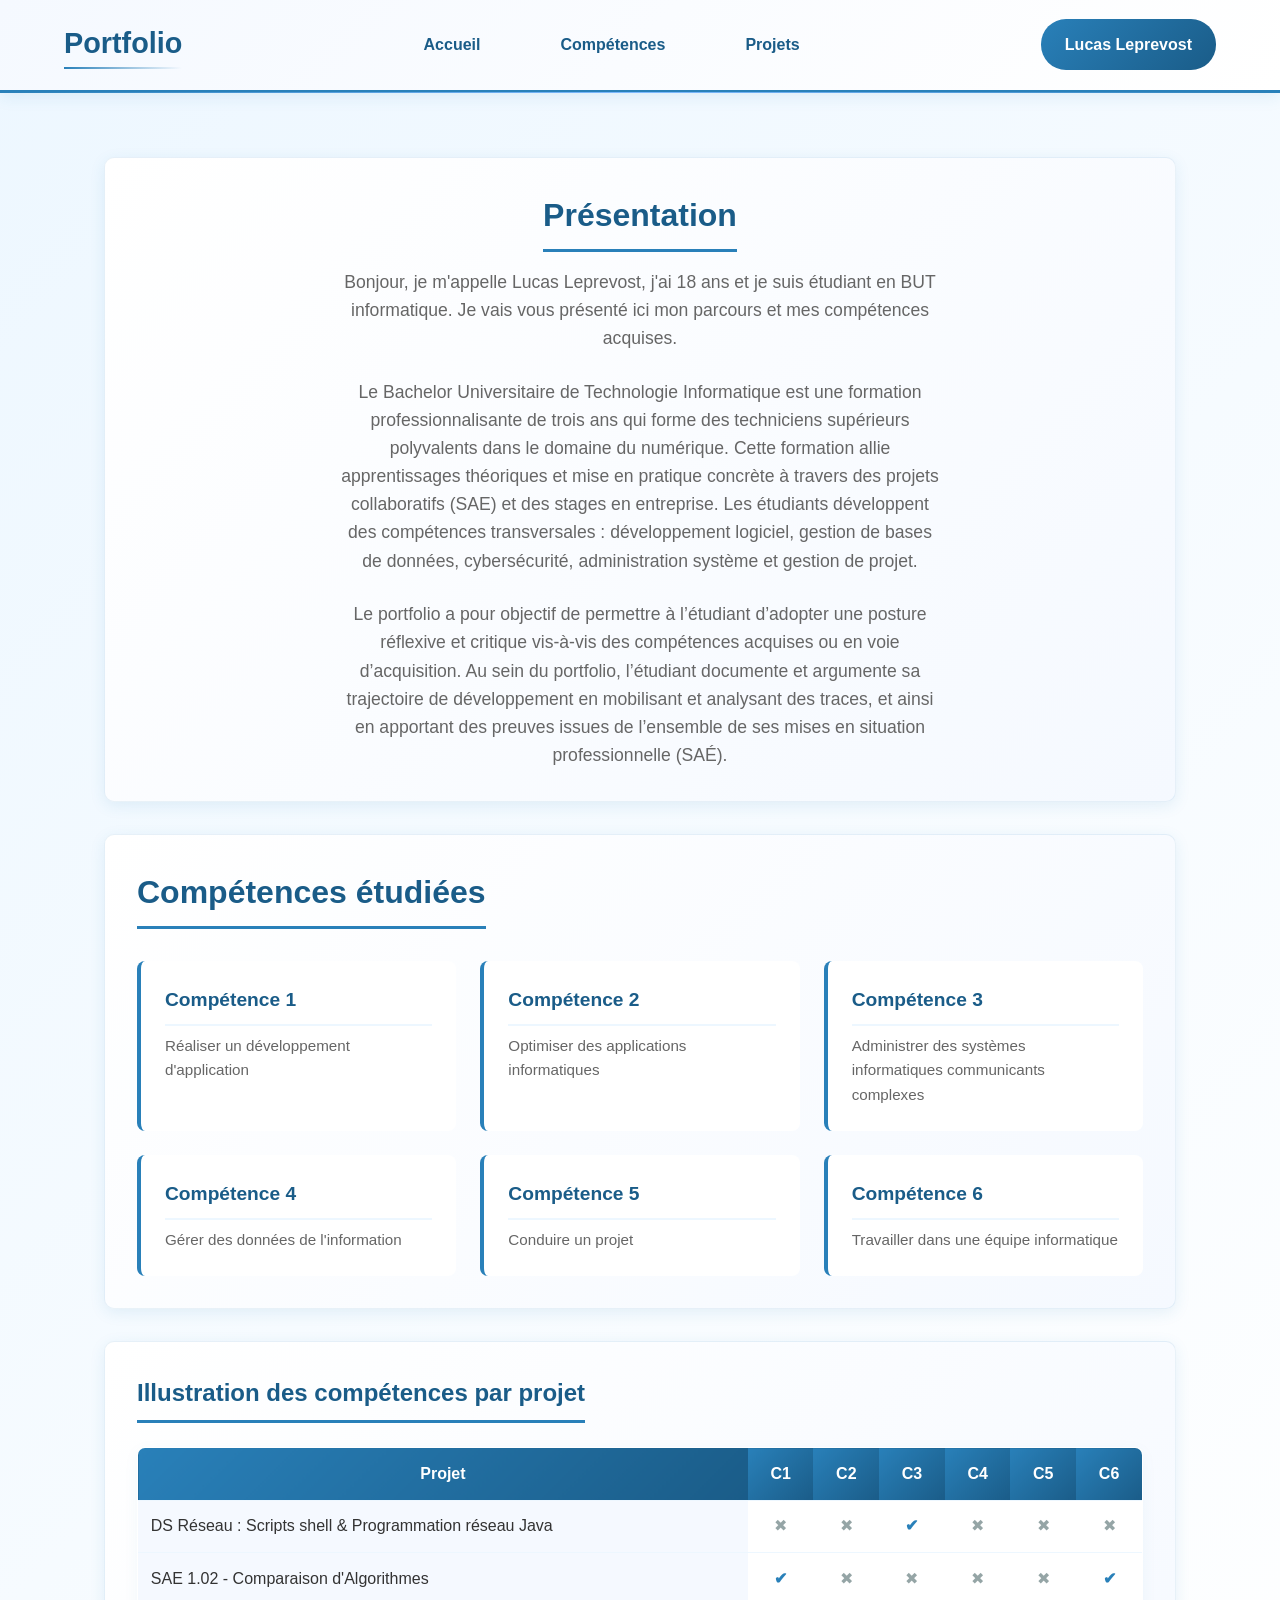
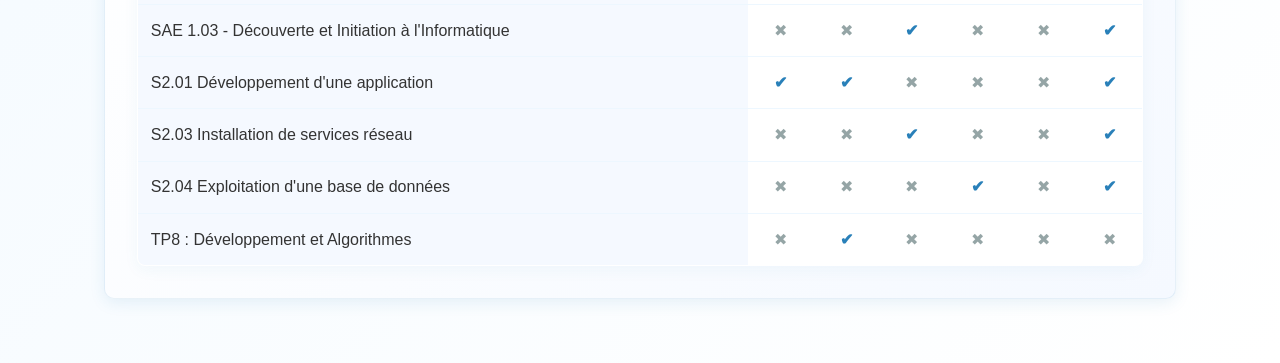
<file: index.html>
<!DOCTYPE html>
<html lang="fr">
	<head>
		<meta charset="utf-8">
		<title>Lucas Leprevost - Portfolio</title>
		<meta name="description" content="Portfolio de Lucas Leprevost - Étudiant en BUT informatique">
		<meta name="viewport" content="width=device-width, initial-scale=1.0">
		<link rel="stylesheet" href="styles.css">
	</head>

	<body>
		<header class="navbar">
			<div class="logo">Portfolio</div>
			<nav>
				<a href="#presentation">Accueil</a>
				<a href="#competences">Compétences</a>
				<a href="projet/index.html">Projets</a>
			</nav>
			<div class="contact">Lucas Leprevost</div>
		</header>

		<main>
			<section class="presentation" id="presentation">
				<h2>Présentation</h2>
				<p>Bonjour, je m'appelle Lucas Leprevost, j'ai 18 ans et je suis étudiant en BUT informatique.
					Je vais vous présenté ici mon parcours et mes compétences acquises.</p> 

				<br>
				
				<p>Le Bachelor Universitaire de Technologie Informatique est une formation professionnalisante de trois ans qui forme des techniciens supérieurs polyvalents dans le domaine du numérique.
				   Cette formation allie apprentissages théoriques et mise en pratique concrète à travers des projets collaboratifs (SAE) et des stages en entreprise. Les étudiants développent des compétences transversales : 
				   développement logiciel, gestion de bases de données, cybersécurité, administration système et gestion de projet.
				</p>

				<br>

				<p>
					Le portfolio a pour objectif de permettre à l’étudiant
					d’adopter une posture réflexive et critique vis-à-vis des
					compétences acquises ou en voie d’acquisition.
					Au sein du portfolio, l’étudiant documente et argumente
					sa trajectoire de développement en mobilisant et
					analysant des traces, et ainsi en apportant des preuves
					issues de l’ensemble de ses mises en situation
					professionnelle (SAÉ).

				</p>

			</section>

			<section class="competences" id="competences">
				<h2>Compétences étudiées</h2>
				<div class="cards">
					<div class="card">
						<a href="Competences/competence1/index.html">
						<h3>Compétence 1</h3>
						<p>Réaliser un développement d'application</p>
						</a>
					</div>
					<div class="card">
						<a href="Competences/Competence2/index.html">
						<h3>Compétence 2</h3>
						<p>Optimiser des applications informatiques</p>
						</a>
					</div>
					<div class="card">
						<a href="Competences/Competence3/index.html">
						<h3>Compétence 3</h3>
						<p>Administrer des systèmes informatiques communicants complexes</p>
						</a>
					</div>
					<div class="card">
						<a href="Competences/Competence4/index.html">
						<h3>Compétence 4</h3>
						<p>Gérer des données de l'information</p>
						</a>
					</div>
					<div class="card">
						<h3>Compétence 5</h3>
						<p>Conduire un projet</p>
					</div>
					<div class="card">
						<a href="Competences/Competence6/comp6.html">
						<h3>Compétence 6</h3>
						<p>Travailler dans une équipe informatique</p>
						</a>
					</div>
				</div>
			</section>

			<section class="tableau" id="projets">
				<h3>Illustration des compétences par projet</h3>
				<table>
					<thead>
						<tr>
							<th>Projet</th>
							<th>C1</th>
							<th>C2</th>
							<th>C3</th>
							<th>C4</th>
							<th>C5</th>
							<th>C6</th>
						</tr>
					</thead>
					<tbody>
						<tr>
							<td>DS Réseau : Scripts shell & Programmation réseau Java</td>							
							<td class="non">✖</td>
							<td class="non">✖</td>
							<td class="oui">✔</td>
							<td class="non">✖</td>
							<td class="non">✖</td>
							<td class="non">✖</td>
						</tr>
						<tr>
							<td>SAE 1.02 - Comparaison d'Algorithmes</td>							
							<td class="oui">✔</td>
							<td class="non">✖</td>
							<td class="non">✖</td>
							<td class="non">✖</td>
							<td class="non">✖</td>
							<td class="oui">✔</td>
						</tr>
						<tr>
							<td>SAE 1.03 - Découverte et Initiation à l'Informatique</td>							
							<td class="non">✖</td>
							<td class="non">✖</td>
							<td class="oui">✔</td>
							<td class="non">✖</td>
							<td class="non">✖</td>
							<td class="oui">✔</td>
						</tr>
						<tr>
							<td>S2.01 Développement d'une application</td>							
							<td class="oui">✔</td>
							<td class="oui">✔</td>
							<td class="non">✖</td>
							<td class="non">✖</td>
							<td class="non">✖</td>
							<td class="oui">✔</td>
						</tr>
						<tr>
							<td>S2.03 Installation de services réseau</td>							
							<td class="non">✖</td>
							<td class="non">✖</td>
							<td class="oui">✔</td>
							<td class="non">✖</td>
							<td class="non">✖</td>
							<td class="oui">✔</td>
						</tr>
						<tr>
							<td>S2.04 Exploitation d'une base de données</td>							
							<td class="non">✖</td>
							<td class="non">✖</td>
							<td class="non">✖</td>
							<td class="oui">✔</td>
							<td class="non">✖</td>
							<td class="oui">✔</td>
						</tr>
						<tr>
							<td>TP8 : Développement et Algorithmes</td>							
							<td class="non">✖</td>
							<td class="oui">✔</td>
							<td class="non">✖</td>
							<td class="non">✖</td>
							<td class="non">✖</td>
							<td class="non">✖</td>
						</tr>
						
						
					</tbody>
				</table>
			</section>
		</main>
	</body>
</html>
</file>
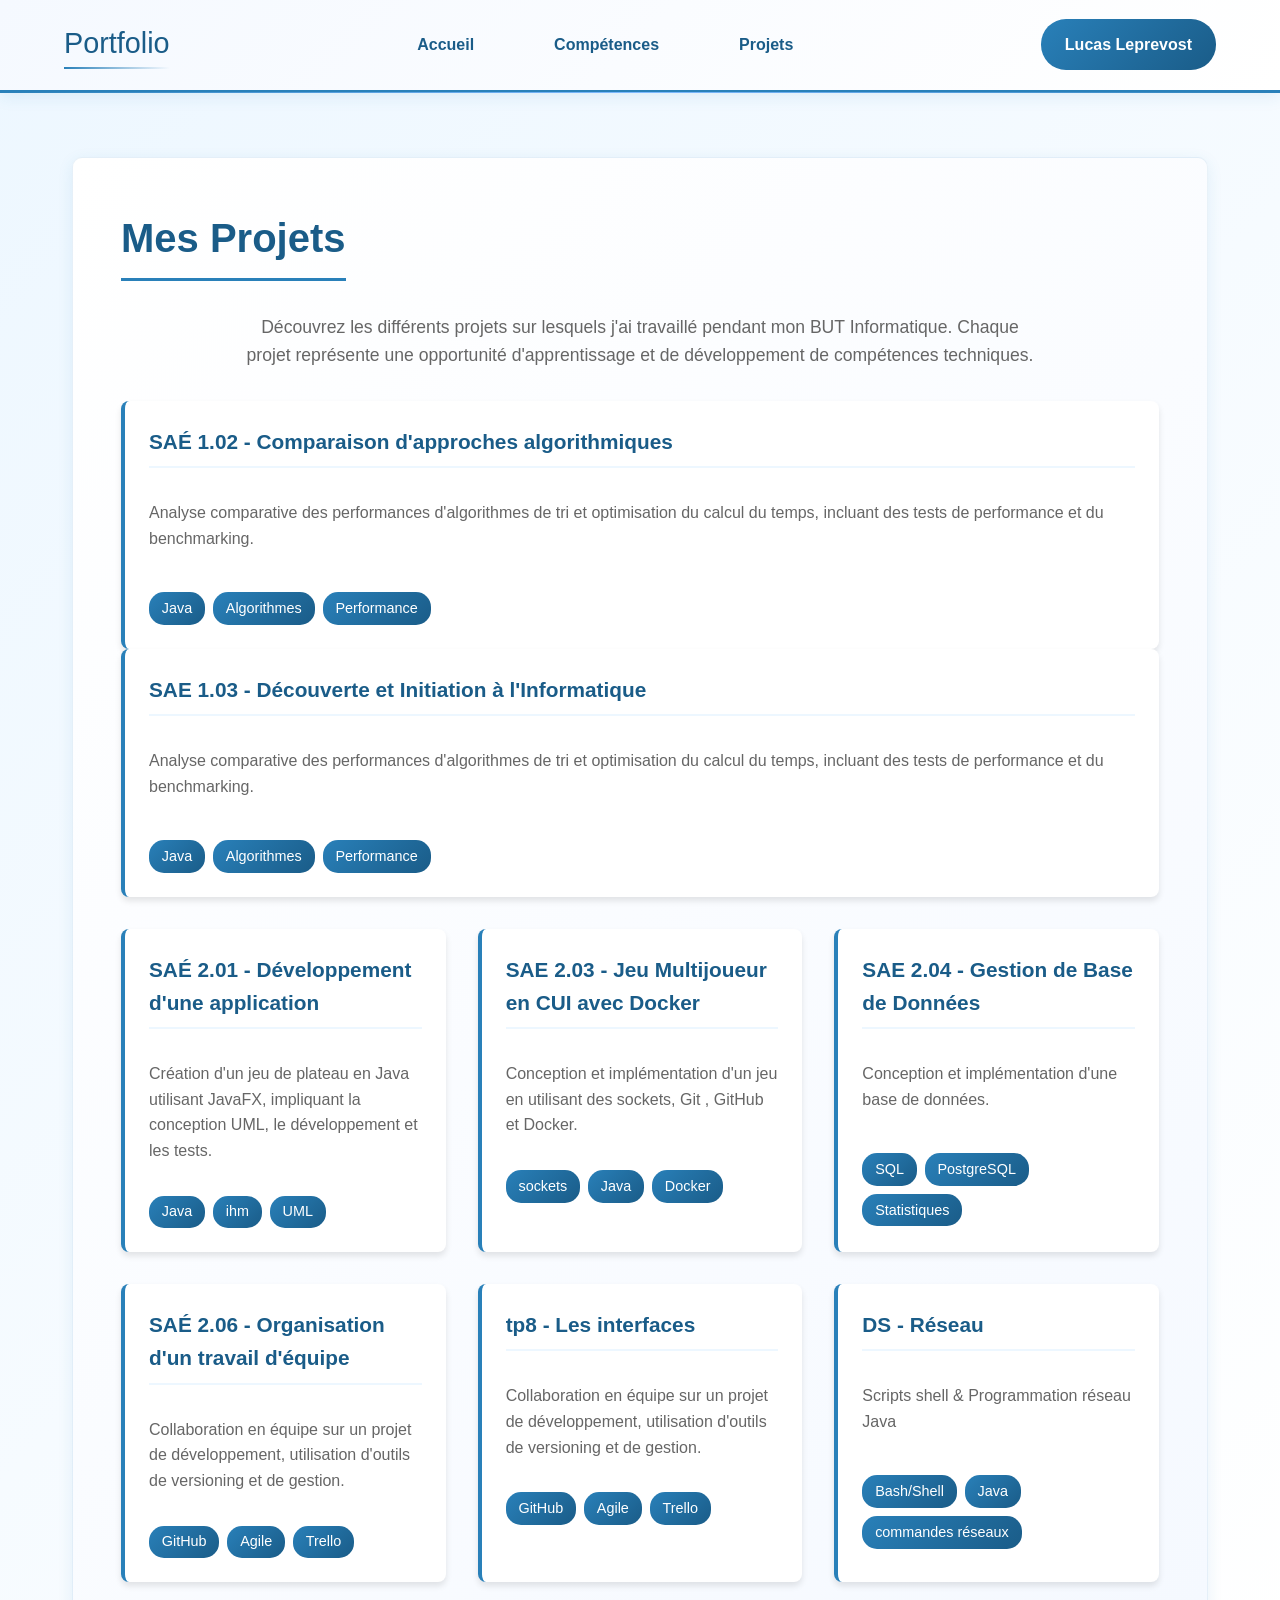
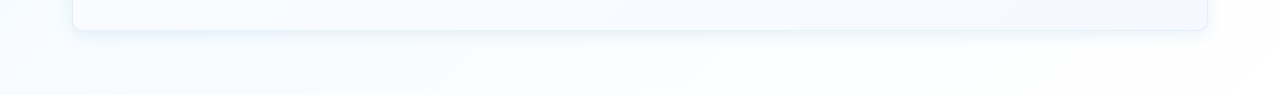
<file: projet/index.html>
<!DOCTYPE html>
<html lang="fr">
	<head>
		<meta charset="utf-8">
		<title>Lucas Leprevost - Portfolio</title>
		<meta name="description" content="Portfolio de Lucas Leprevost - Étudiant en BUT informatique">
		<meta name="viewport" content="width=device-width, initial-scale=1.0">
		<link rel="stylesheet" href="projet.css">
	</head>

	<body>
		<header class="navbar">
			<div class="logo">Portfolio</div>
			<nav>
				<a href="../index.html">Accueil</a>
				<a href="../index.html#competences">Compétences</a>
				<a href="#projets">Projets</a>
			</nav>
			<div class="contact">Lucas Leprevost</div>
		</header>

		<main>
			<section class="presentation">
				<h2>Mes Projets</h2>
				<p class="section-intro">Découvrez les différents projets sur lesquels j'ai travaillé pendant mon BUT Informatique. Chaque projet représente une opportunité d'apprentissage et de développement de compétences techniques.</p>
				
				<div class="card">
						<a href="sae1.02/sae1.02.html">
							<h3>SAÉ 1.02 - Comparaison d'approches algorithmiques </h3>
							<p>Analyse comparative des performances d'algorithmes de tri et optimisation du calcul du temps, incluant des tests de performance et du benchmarking.</p>
							<div class="techno-tags">
								<span class="tag">Java</span>
								<span class="tag">Algorithmes</span>
								<span class="tag">Performance</span>
							</div>
						</a>
				</div>

				<div class="card">
						<a href="sae1.03/sae1.03.html">
							<h3>SAE 1.03 - Découverte et Initiation à l'Informatique</h3>
							<p>Analyse comparative des performances d'algorithmes de tri et optimisation du calcul du temps, incluant des tests de performance et du benchmarking.</p>
							<div class="techno-tags">
								<span class="tag">Java</span>
								<span class="tag">Algorithmes</span>
								<span class="tag">Performance</span>
							</div>
						</a>
				</div>


				<div class="cards">
					<div class="card">
						<a href="sae2.01/sae2.01.html">
							<h3>SAÉ 2.01 - Développement d'une application</h3>
							<p>Création d'un jeu de plateau en Java utilisant JavaFX, impliquant la conception UML, le développement et les tests.</p>
							<div class="techno-tags">
								<span class="tag">Java</span>
								<span class="tag">ihm</span>
								<span class="tag">UML</span>
							</div>
						</a>
					</div>

					

					<div class="card">
						<a href="sae2.03/sae2.03.html">
							<h3>SAE 2.03 - Jeu Multijoueur en CUI avec Docker</h3>
							<p>Conception et implémentation d'un jeu en utilisant des sockets, Git , GitHub et Docker.</p>
							<div class="techno-tags">
								<span class="tag">sockets</span>
								<span class="tag">Java</span>
								<span class="tag">Docker</span>
							</div>
						</a>
					</div>

					<div class="card">
						<a href="sae2.04/sae2.04.html">
							<h3>SAE 2.04 - Gestion de Base de Données</h3>
							<p>Conception et implémentation d'une base de données.</p>
							<div class="techno-tags">
								<span class="tag">SQL</span>
								<span class="tag">PostgreSQL</span>
								<span class="tag">Statistiques</span>
							</div>
						</a>
					</div>

					<div class="card">
						<h3>SAÉ 2.06 - Organisation d'un travail d'équipe</h3>
						<p>Collaboration en équipe sur un projet de développement, utilisation d'outils de versioning et de gestion.</p>
						<div class="techno-tags">
							<span class="tag">GitHub</span>
							<span class="tag">Agile</span>
							<span class="tag">Trello</span>
						</div>
					</div>

					<div class="card">
						<a href="tp8/tp8.html">
							<h3>tp8 - Les interfaces</h3>
							<p>Collaboration en équipe sur un projet de développement, utilisation d'outils de versioning et de gestion.</p>
							<div class="techno-tags">
								<span class="tag">GitHub</span>
								<span class="tag">Agile</span>
								<span class="tag">Trello</span>
							</div>
						</a>
					</div>

					<div class="card">
						<a href="ds-reseau/res.html">
							<h3>DS - Réseau</h3>
							<p>Scripts shell & Programmation réseau Java</p>
							<div class="techno-tags">
								<span class="tag">Bash/Shell</span>
								<span class="tag">Java</span>
								<span class="tag">commandes réseaux</span>
							</div>
						</a>
					</div>
				</div>
			</section>
		</main>
	</body>
</file>
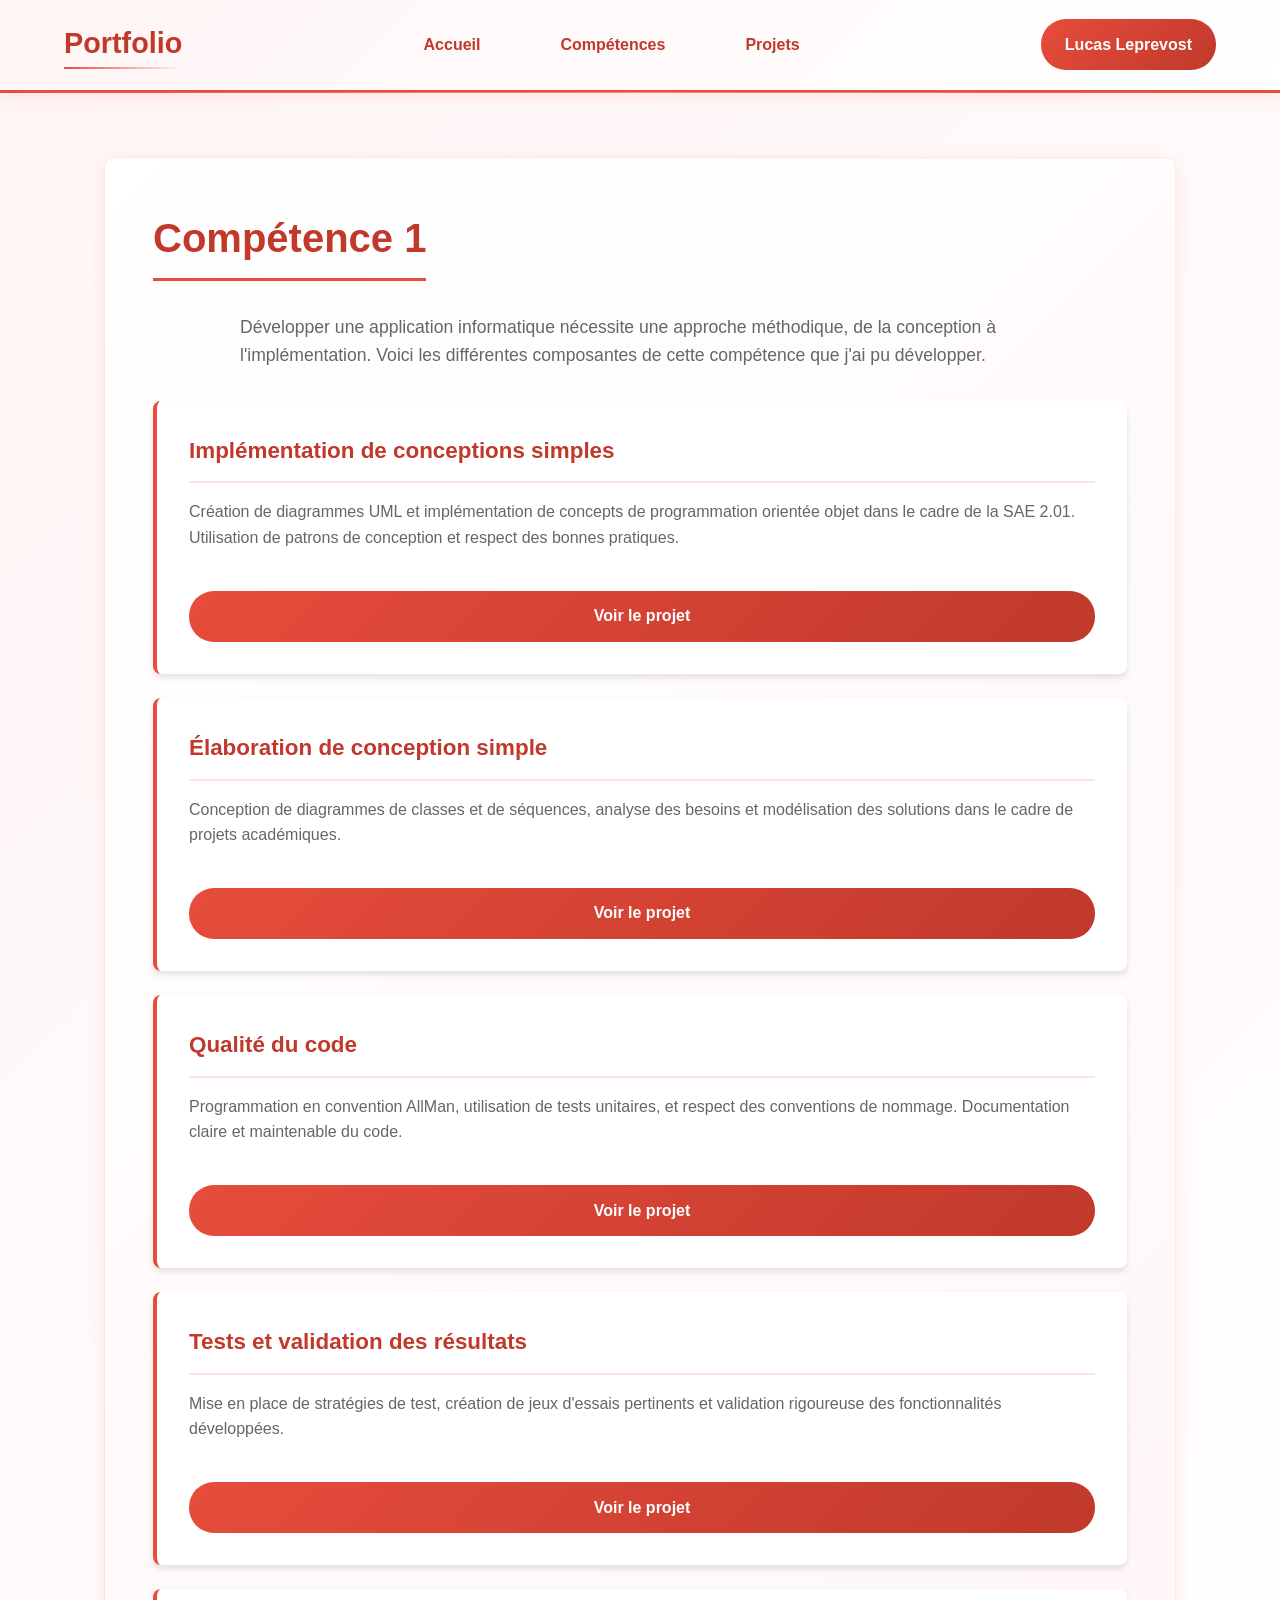
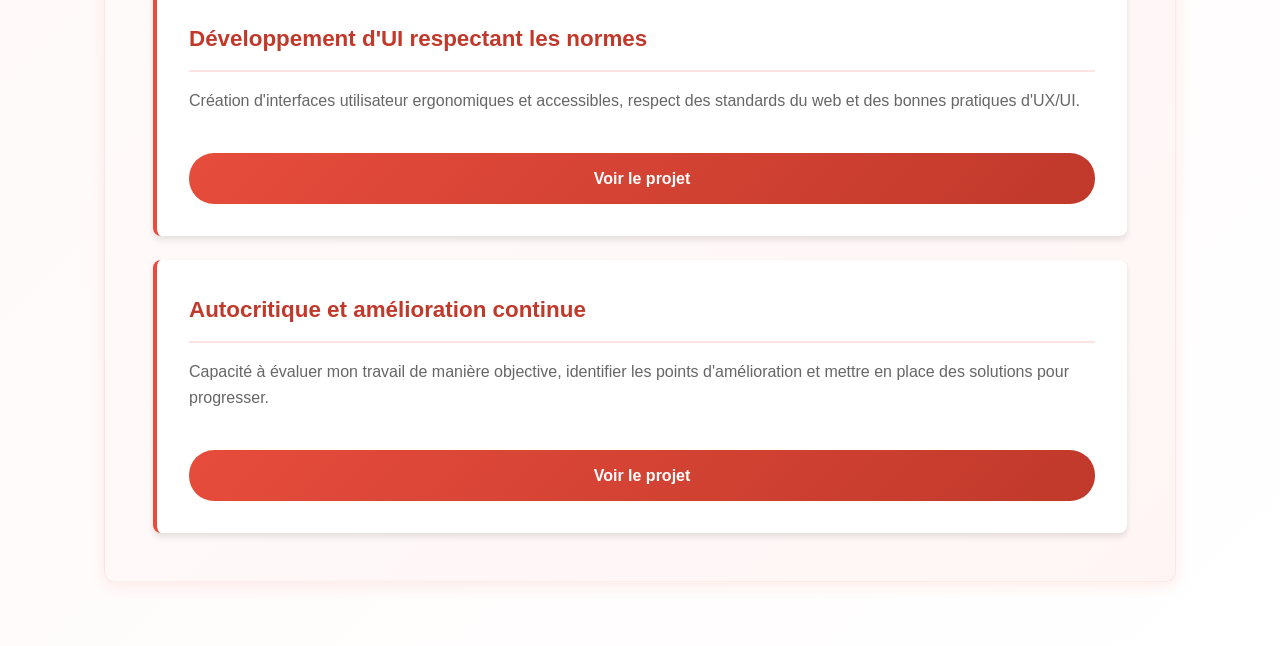
<file: Competences/competence1/index.html>
<!DOCTYPE html>
<html lang="fr">
	<head>
		<meta charset="utf-8">
		<title>Lucas Leprevost - Portfolio - Compétence 1</title>
		<meta name="description" content="Portfolio de Lucas Leprevost - Compétence 1 : Réaliser un développement d'application">
		<meta name="viewport" content="width=device-width, initial-scale=1.0">
		<link rel="stylesheet" href="competence1.css">


	<body>
		<header class="navbar">
			<div class="logo">Portfolio</div>			
			<nav>
				<a href="../../index.html">Accueil</a>
				<a href="../../index.html#competences">Compétences</a>
				<a href="../../index.html#projet">Projets</a>
			</nav>
			<div class="contact">Lucas Leprevost</div>
		</header>

		<main>			
			<section class="presentation">
				<h2>Compétence 1</h2>
				<p class="section-intro">Développer une application informatique nécessite une approche méthodique, de la conception à l'implémentation. Voici les différentes composantes de cette compétence que j'ai pu développer.</p>					<div class="cards">						<div class="card">
							<h3>Implémentation de conceptions simples</h3>
							<p>Création de diagrammes UML et implémentation de concepts de programmation orientée objet dans le cadre de la SAE 2.01. Utilisation de patrons de conception et respect des bonnes pratiques.</p>
							<a href="../../projet/sae2.01/sae2.01.html" class="card-button">Voir le projet</a>
						</div>

						<div class="card">
							<h3>Élaboration de conception simple</h3>									
							<p>Conception de diagrammes de classes et de séquences, analyse des besoins et modélisation des solutions dans le cadre de projets académiques.</p>
							<a href="../../projet/sae2.01/sae2.01.html" class="card-button">Voir le projet</a>
						</div>
						<div class="card">
							<h3>Qualité du code</h3>
							<p>Programmation en convention AllMan, utilisation de tests unitaires, et respect des conventions de nommage. Documentation claire et maintenable du code.</p>
							<a href="../../projet/sae2.01/sae2.01.html" class="card-button">Voir le projet</a>
						</div>
						<div class="card">
							<h3>Tests et validation des résultats</h3>
							<p>Mise en place de stratégies de test, création de jeux d'essais pertinents et validation rigoureuse des fonctionnalités développées.</p>
							<a href="../../projet/sae2.01/sae2.01.html" class="card-button">Voir le projet</a>
						</div>
						<div class="card">
							<h3>Développement d'UI respectant les normes</h3>
							<p>Création d'interfaces utilisateur ergonomiques et accessibles, respect des standards du web et des bonnes pratiques d'UX/UI.</p>
							<a href="../../projet/sae2.01/sae2.01.html" class="card-button">Voir le projet</a>
						</div>
						<div class="card">
							<h3>Autocritique et amélioration continue</h3>
							<p>Capacité à évaluer mon travail de manière objective, identifier les points d'amélioration et mettre en place des solutions pour progresser.</p>
							<a href="../../projet/sae2.01/sae2.01.html" class="card-button">Voir le projet</a>
						</div>
					</div>
				

			</section>
		</main>
	</body>
	</body>
	
</html>
</file>
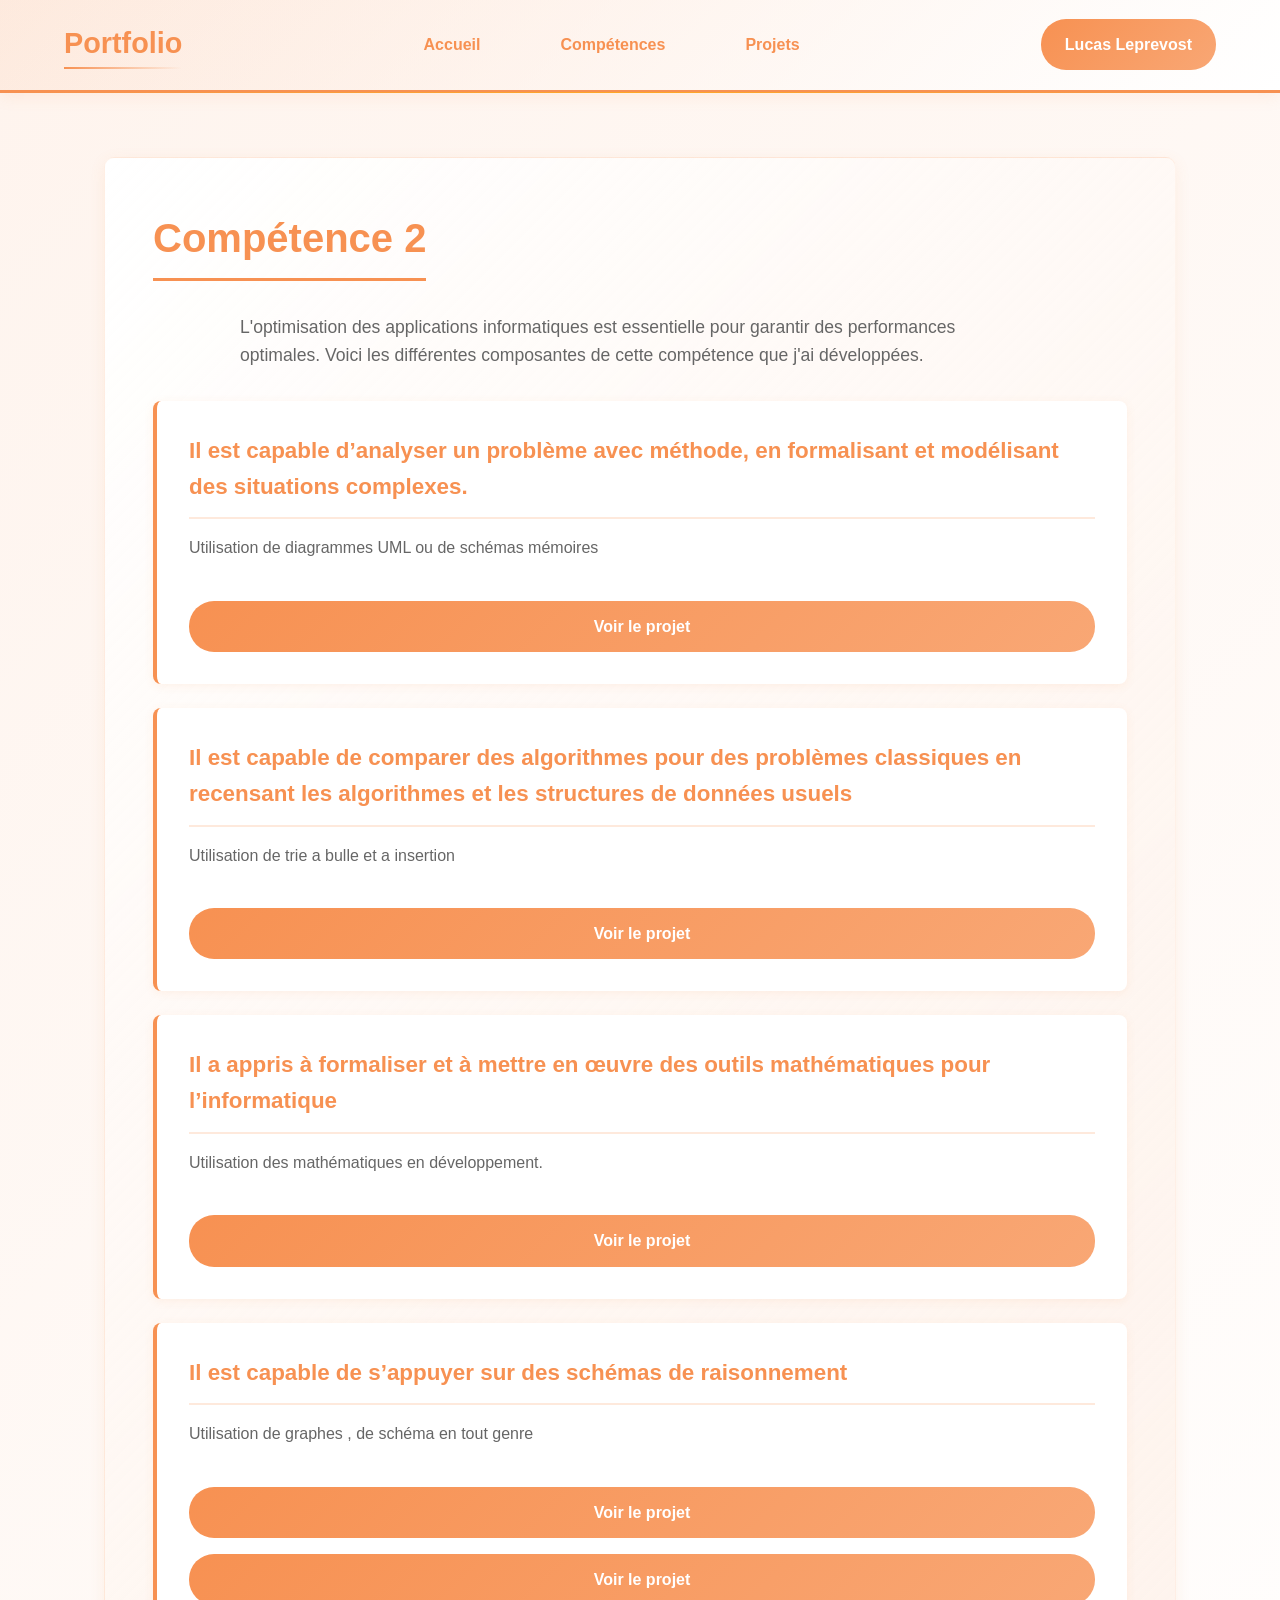
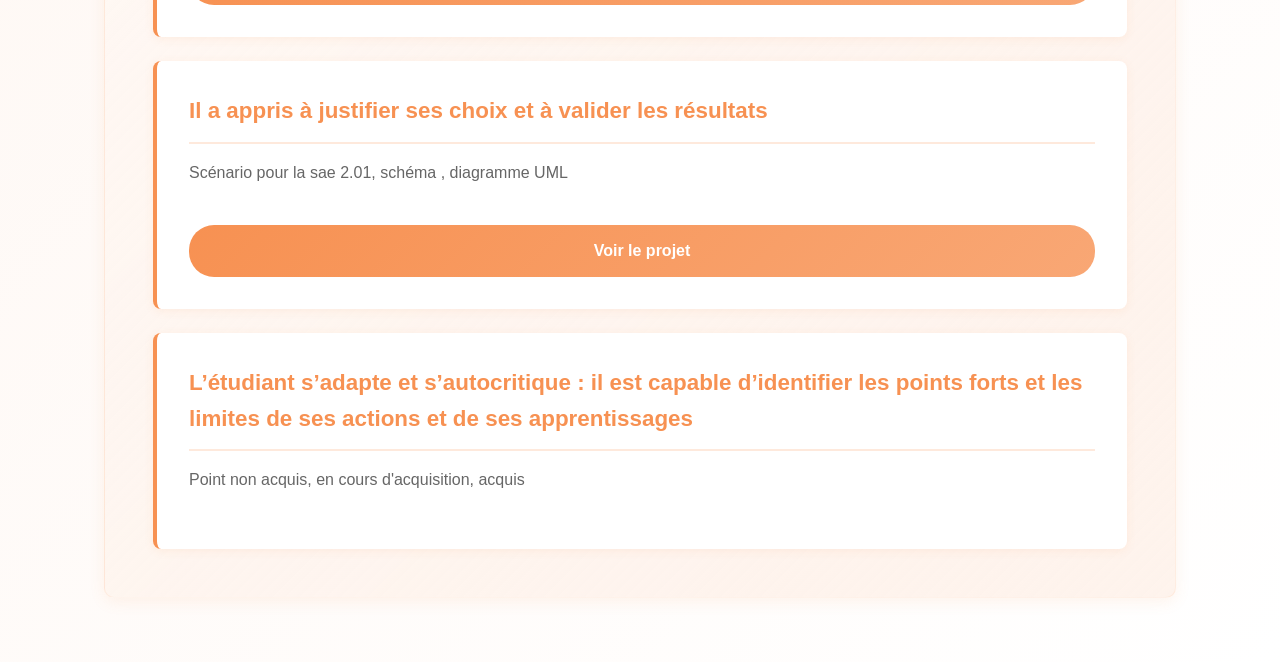
<file: Competences/Competence2/index.html>
<!DOCTYPE html>
<html lang="fr">
	<head>
		<meta charset="utf-8">
		<title>Lucas Leprevost - Portfolio - Compétence 2</title>
		<meta name="description" content="Portfolio de Lucas Leprevost - Compétence 2 : Optimiser des applications informatiques">
		<meta name="viewport" content="width=device-width, initial-scale=1.0">
		<link rel="stylesheet" href="competence2.css">	</head>

	<body>
		<header class="navbar">
			<div class="logo">Portfolio</div>
			<nav>
				<a href="../../index.html">Accueil</a>
				<a href="../../index.html#competences">Compétences</a>
				<a href="../../projet/index.html">Projets</a>
			</nav>
			<div class="contact">Lucas Leprevost</div>
		</header>

		<main>
			<section class="presentation">
				<h2>Compétence 2</h2>
				<p class="section-intro">L'optimisation des applications informatiques est essentielle pour garantir des performances optimales. Voici les différentes composantes de cette compétence que j'ai développées.</p>				<div class="cards">
					<div class="card">
						<h3>Il est capable d’analyser un problème avec méthode, en formalisant et modélisant des situations complexes.</h3>
						<p>Utilisation de diagrammes UML ou de schémas mémoires</p>
						<a href="../../projet/sae1.02/sae1.02.html" class="card-button">Voir le projet</a>
					</div>
					<div class="card">
						<h3>Il est capable de comparer des algorithmes pour des problèmes classiques en recensant les algorithmes et
							les structures de données usuels</h3>
						<p>Utilisation de trie a bulle et a insertion</p>
						<a href="../../projet/sae1.02/sae1.02.html" class="card-button">Voir le projet</a>
					</div>
					<div class="card">
						<h3>Il a appris à formaliser et à mettre en œuvre des outils mathématiques pour l’informatique</h3>
						<p>Utilisation des mathématiques en développement.</p>
						<a href="../../projet/tp8/tp8.html" class="card-button">Voir le projet</a>
					</div>
					<div class="card">
						<h3>Il est capable de s’appuyer sur des schémas de raisonnement</h3>
						<p>Utilisation de graphes , de schéma en tout genre</p>
						<a href="../../projet/tp8/tp8.html" class="card-button">Voir le projet</a>
						<a href="../../projet/sae2.01/sae2.01.html" class="card-button">Voir le projet</a>
					</div>
					<div class="card">
						<h3>Il a appris à justifier ses choix et à valider les résultats</h3>
						<p>Scénario pour la sae 2.01, schéma , diagramme UML</p>
						<a href="../../projet/sae2.01/sae2.01.html" class="card-button">Voir le projet</a>
					</div>
					<div class="card">
						<h3> L’étudiant s’adapte et s’autocritique : il est capable d’identifier les points forts et les limites de ses actions et de ses apprentissages </h3>
						<p>Point non acquis, en cours d'acquisition, acquis</p>
					</div>
				</div>
			</section>
		</main>
	</body>
</html>
</file>
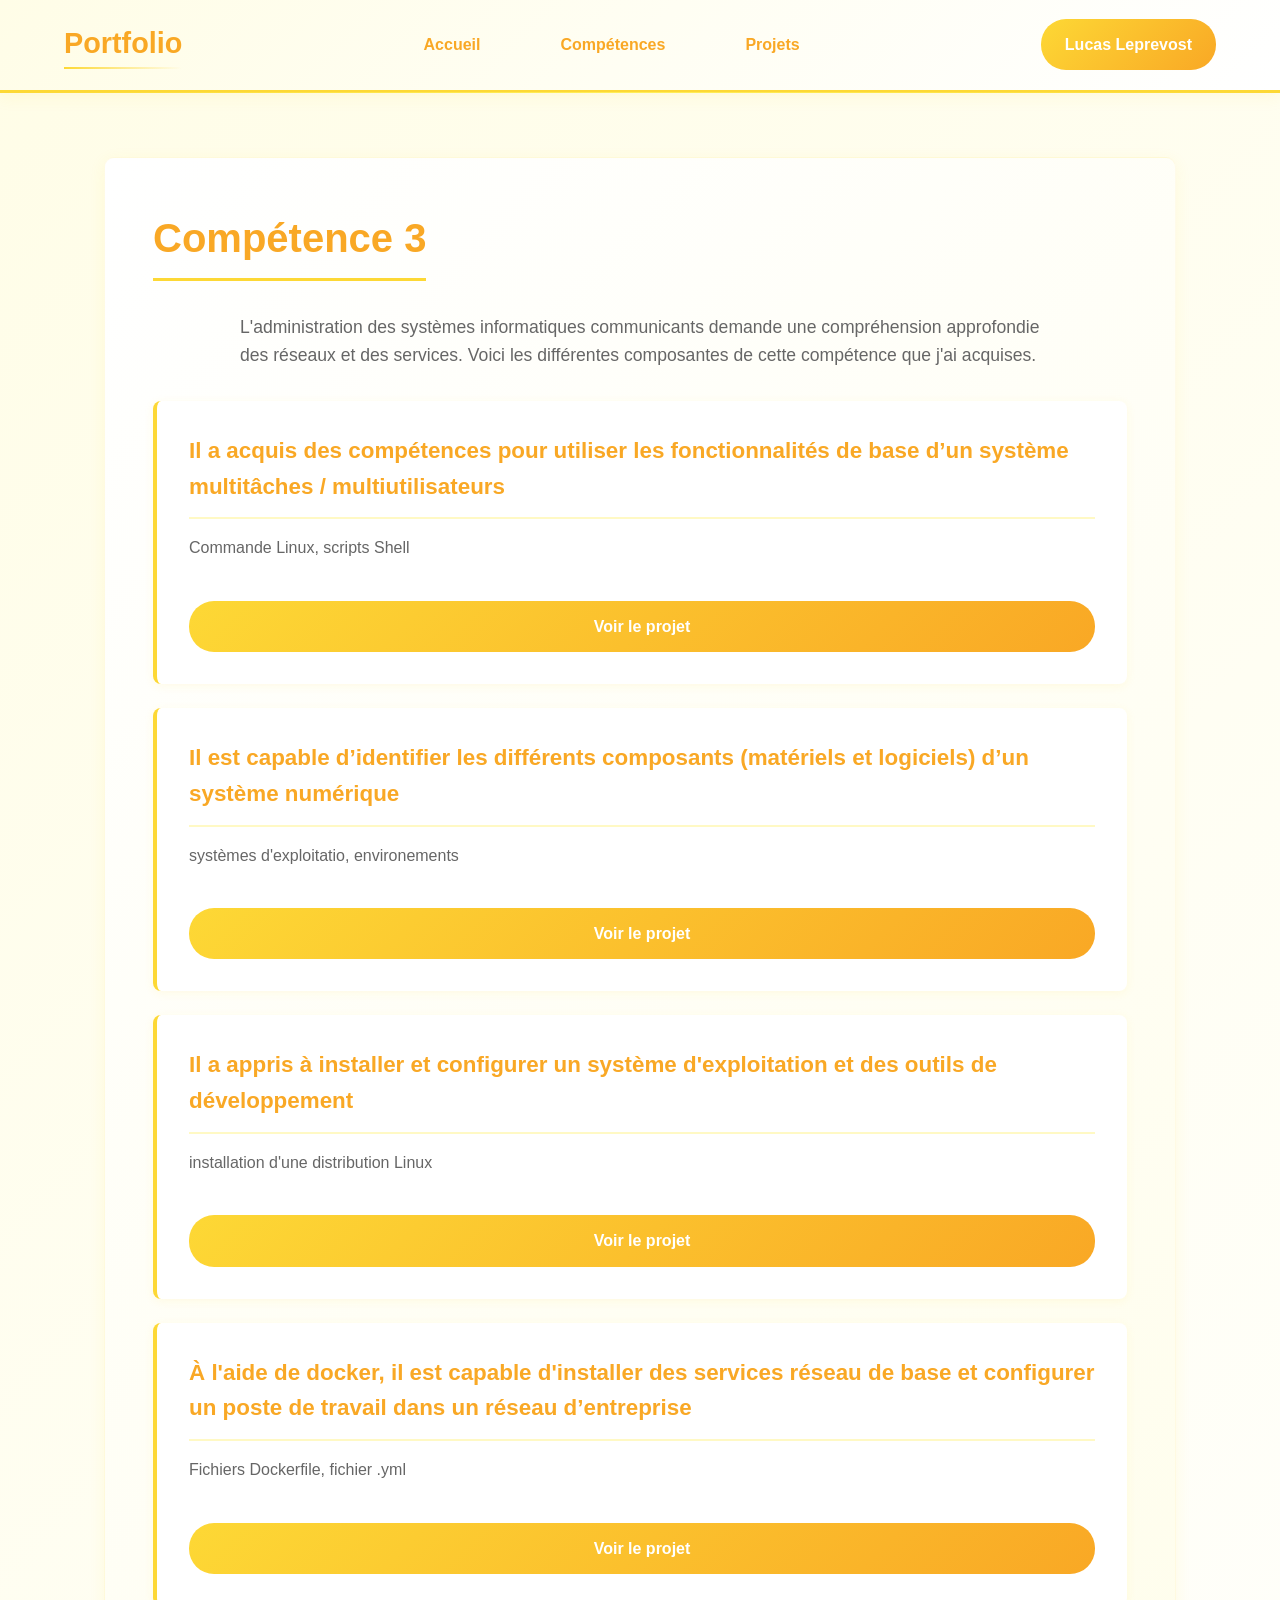
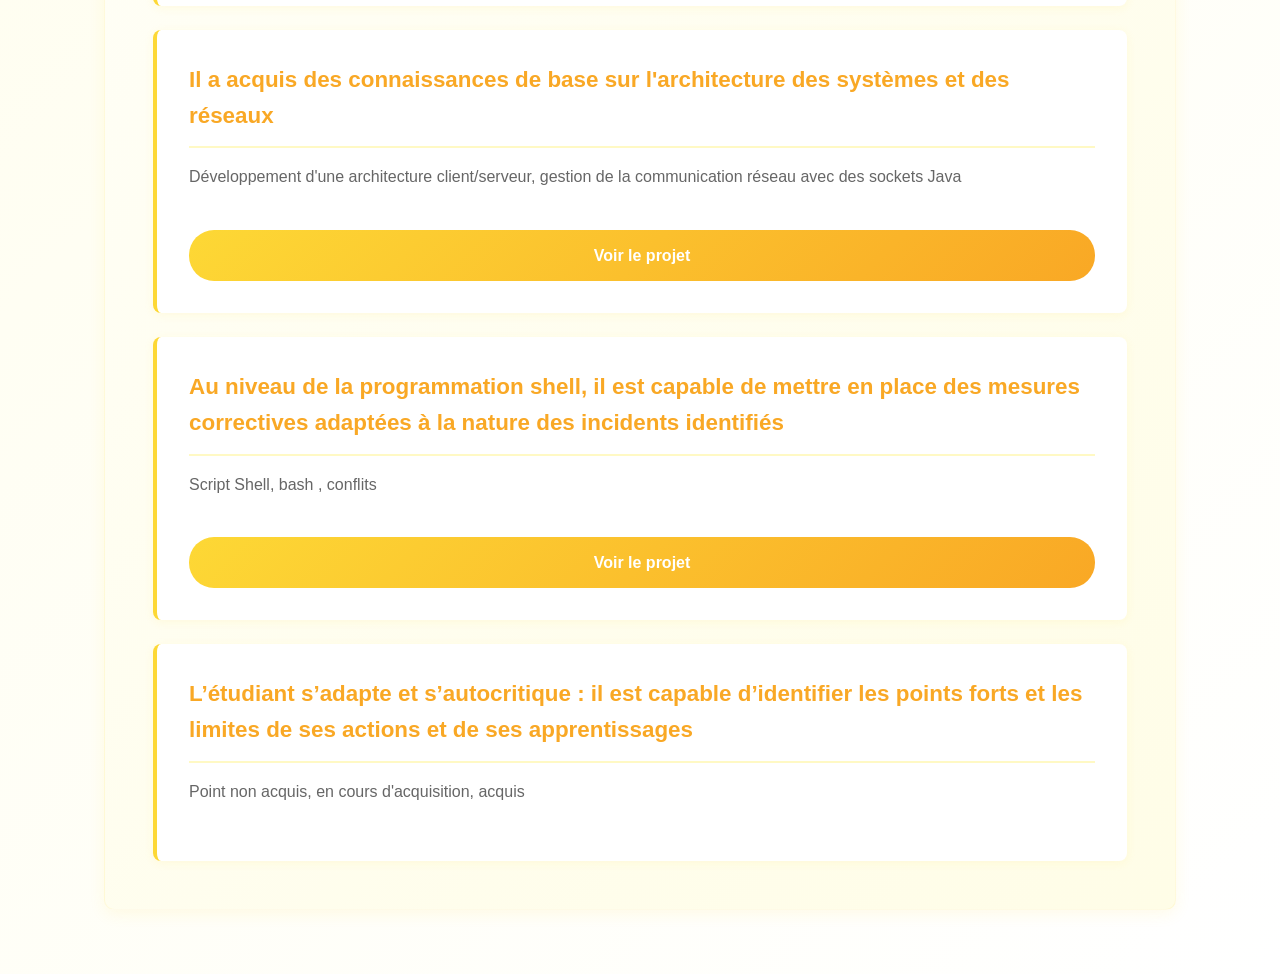
<file: Competences/Competence3/index.html>
<!DOCTYPE html>
<html lang="fr">
	<head>
		<meta charset="utf-8">
		<title>Lucas Leprevost - Portfolio - Compétence 3</title>
		<meta name="description" content="Portfolio de Lucas Leprevost - Compétence 3 : Administrer des systèmes informatiques communicants">
		<meta name="viewport" content="width=device-width, initial-scale=1.0">
		<link rel="stylesheet" href="competence3.css">	</head>

	<body>
		<header class="navbar">
			<div class="logo">Portfolio</div>
			<nav>
				<a href="../../index.html">Accueil</a>
				<a href="../../index.html#competences">Compétences</a>
				<a href="../../projet/index.html">Projets</a>
			</nav>
			<div class="contact">Lucas Leprevost</div>
		</header>

		<main>
			<section class="presentation">
				<h2>Compétence 3</h2>
				<p class="section-intro">L'administration des systèmes informatiques communicants demande une compréhension approfondie des réseaux et des services. Voici les différentes composantes de cette compétence que j'ai acquises.</p>				<div class="cards">
					<div class="card">
						<h3>Il a acquis des compétences pour utiliser les fonctionnalités de base d’un système multitâches / multiutilisateurs</h3>
						<p>Commande Linux, scripts Shell</p>
						<a href="../../projet/ds-reseau/res.html" class="card-button">Voir le projet</a>
					</div>
					<div class="card">
						<h3>Il est capable d’identifier les différents composants (matériels et logiciels) d’un système numérique</h3>
						<p>systèmes d'exploitatio, environements</p>
						<a href="../../projet/sae1.03/sae1.03.html" class="card-button">Voir le projet</a>
					</div>
					<div class="card">
						<h3>Il a appris à installer et configurer un système d'exploitation et des outils de développement</h3>
						<p>installation d'une distribution Linux</p>
						<a href="../../projet/sae1.03/sae1.03.html" class="card-button">Voir le projet</a>
					</div>
					<div class="card">
						<h3>À l'aide de docker, il est capable d'installer des services réseau de base et configurer un poste de travail dans un
							réseau d’entreprise</h3>
						<p>Fichiers Dockerfile, fichier .yml</p>
						<a href="../../projet/sae2.03/sae2.03.html" class="card-button">Voir le projet</a>
					</div>
					<div class="card">
						<h3>Il a acquis des connaissances de base sur l'architecture des systèmes et des réseaux</h3>
						<p>Développement d'une architecture client/serveur, gestion de la communication réseau avec des sockets Java</p>
						<a href="../../projet/sae2.03/sae2.03.html" class="card-button">Voir le projet</a>
					</div>
					<div class="card">
						<h3>Au niveau de la programmation shell, il est capable de mettre en place des mesures correctives adaptées à la nature
							des incidents identifiés</h3>
						<p>Script Shell, bash , conflits</p>
						<a href="../../projet/ds-reseau/res.html" class="card-button">Voir le projet</a>
					</div>
					<div class="card">
						<h3> L’étudiant s’adapte et s’autocritique : il est capable d’identifier les points forts et les limites de ses actions et de ses apprentissages </h3>
						<p>Point non acquis, en cours d'acquisition, acquis</p>
					</div>
				</div>
			</section>
		</main>
	</body>
</html>
</file>
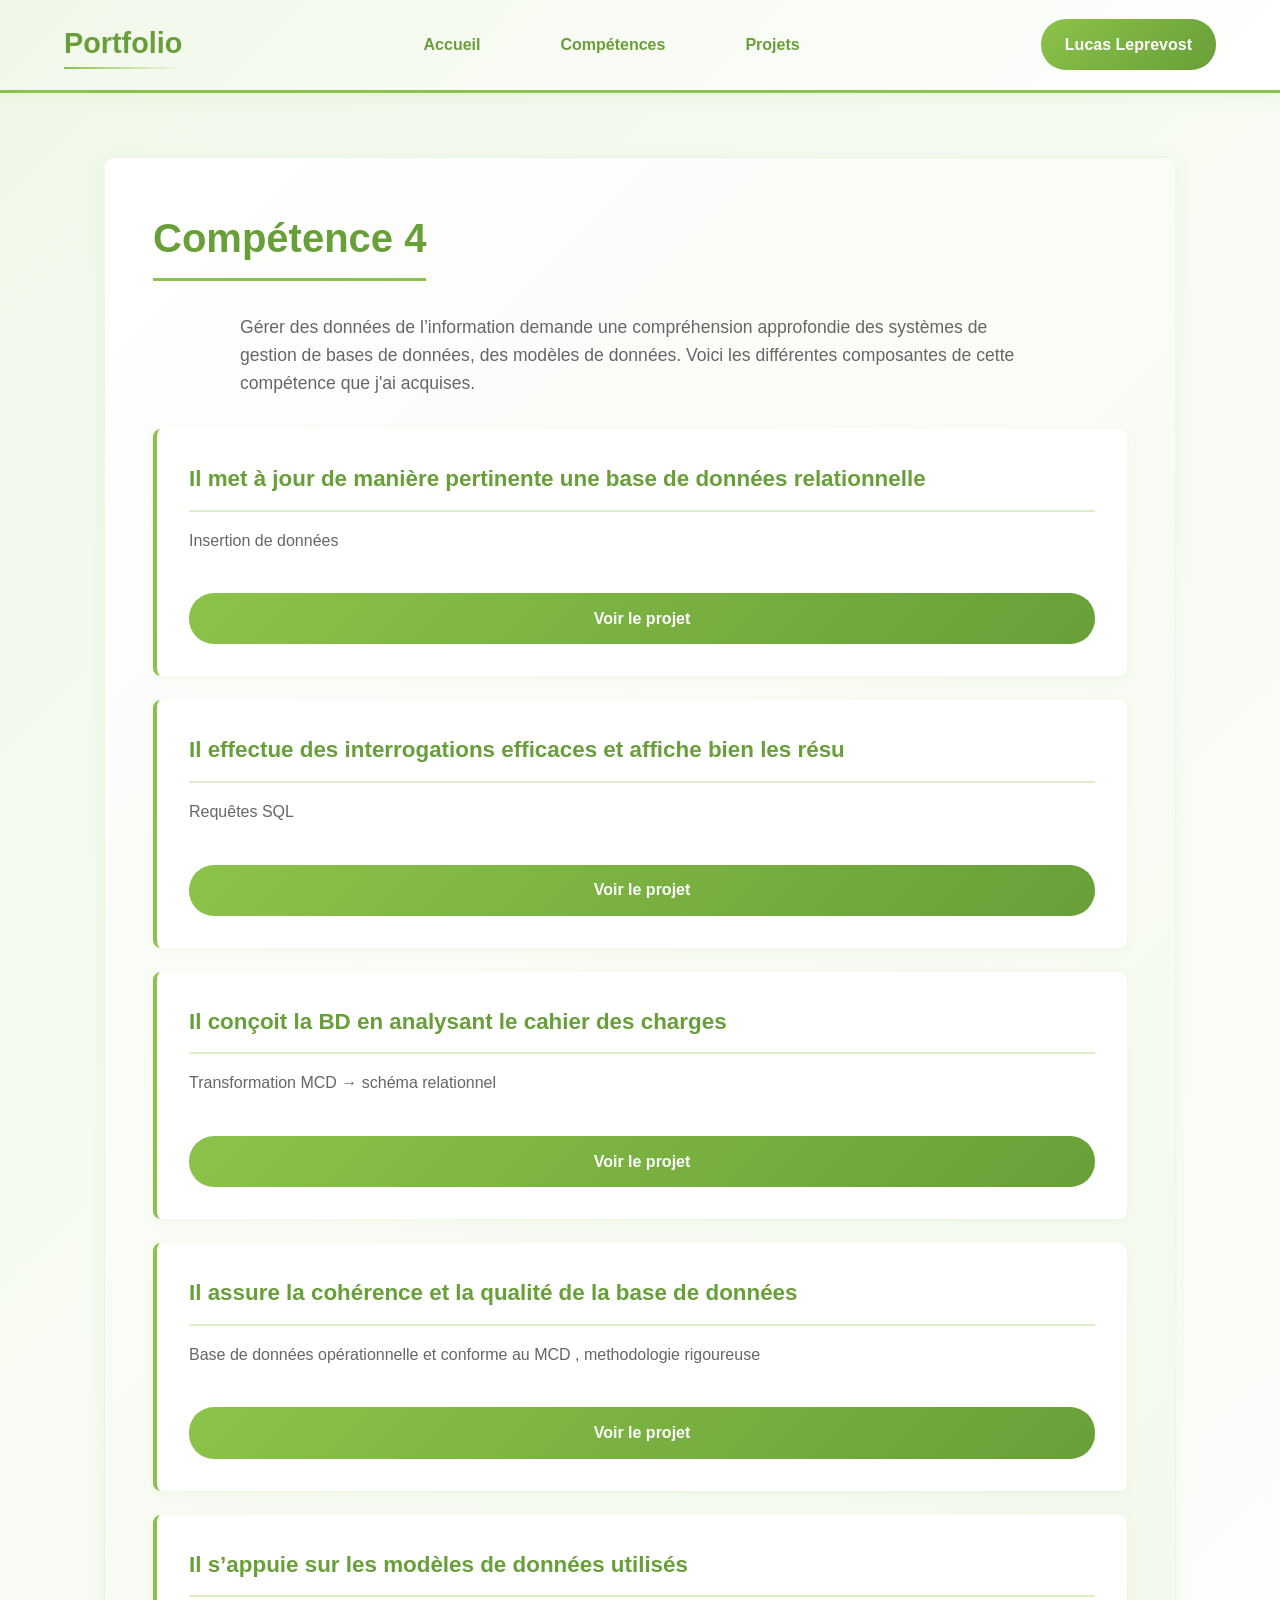
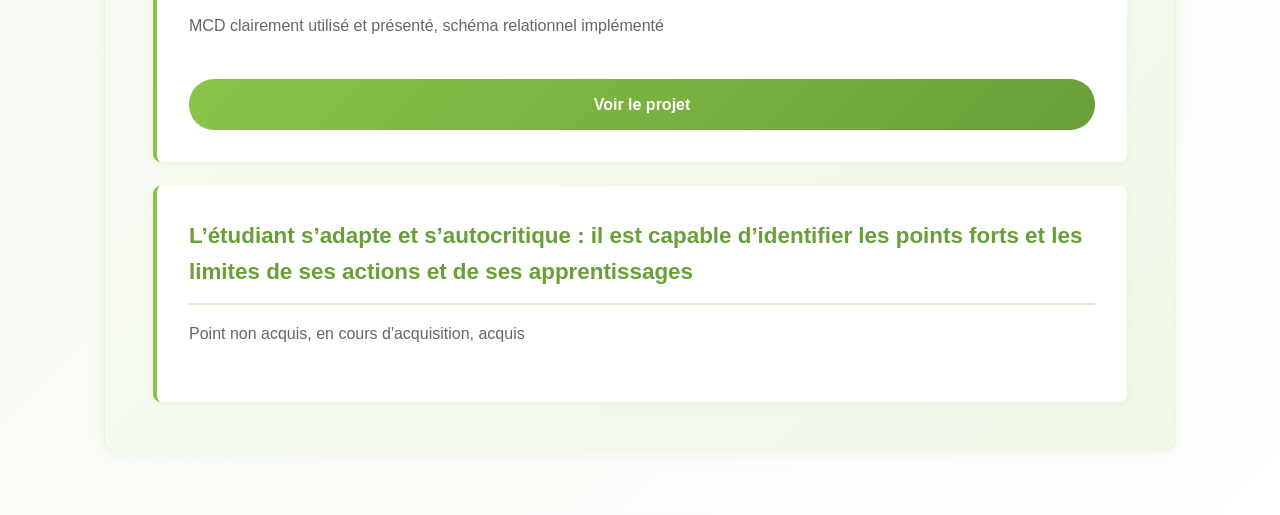
<file: Competences/Competence4/index.html>
<!DOCTYPE html>
<html lang="fr">
	<head>
		<meta charset="utf-8">
		<title>Lucas Leprevost - Portfolio - Compétence 4</title>
		<meta name="description" content="Portfolio de Lucas Leprevost - Compétence 3 : Administrer des systèmes informatiques communicants">
		<meta name="viewport" content="width=device-width, initial-scale=1.0">
		<link rel="stylesheet" href="competence4.css">	</head>

	<body>
		<header class="navbar">
			<div class="logo">Portfolio</div>
			<nav>
				<a href="../../index.html">Accueil</a>
				<a href="../../index.html#competences">Compétences</a>
				<a href="../../projet/index.html">Projets</a>
			</nav>
			<div class="contact">Lucas Leprevost</div>
		</header>

		<main>
			<section class="presentation">
				<h2>Compétence 4</h2>
				<p class="section-intro">Gérer des données de l’information demande une compréhension approfondie des systèmes de gestion de bases de données, des modèles de données. Voici les différentes composantes de cette compétence que j'ai acquises.</p>				<div class="cards">
					<div class="card">
						<h3>Il met à jour de manière pertinente une base de données relationnelle </h3>
						<p>Insertion de données</p>
						<a href="../../projet/sae2.04/sae2.04.html" class="card-button">Voir le projet</a>
					</div>
					<div class="card">
						<h3>Il effectue des interrogations efficaces et affiche bien les résu</h3>
						<p>Requêtes SQL</p>
						<a href="../../projet/sae2.04/sae2.04.html" class="card-button">Voir le projet</a>
					</div>
					<div class="card">
						<h3>Il conçoit la BD en analysant le cahier des charges</h3>
						<p>Transformation MCD → schéma relationnel</p>
						<a href="../../projet/sae2.04/sae2.04.html" class="card-button">Voir le projet</a>
					</div>
					<div class="card">
						<h3>Il assure la cohérence et la qualité de la base de données</h3>
						<p>Base de données opérationnelle et conforme au MCD , methodologie rigoureuse</p>
						<a href="../../projet/sae2.04/sae2.04.html" class="card-button">Voir le projet</a>
					</div>
					<div class="card">
						<h3>Il s’appuie sur les modèles de données utilisés</h3>
						<p> MCD clairement utilisé et présenté, schéma relationnel implémenté</p>
						<a href="../../projet/sae2.04/sae2.04.html" class="card-button">Voir le projet</a>
					</div>
				
					<div class="card">
						<h3> L’étudiant s’adapte et s’autocritique : il est capable d’identifier les points forts et les limites de ses actions et de ses apprentissages </h3>
						<p>Point non acquis, en cours d'acquisition, acquis</p>
					</div>
				</div>
			</section>
		</main>
	</body>
</html>
</file>
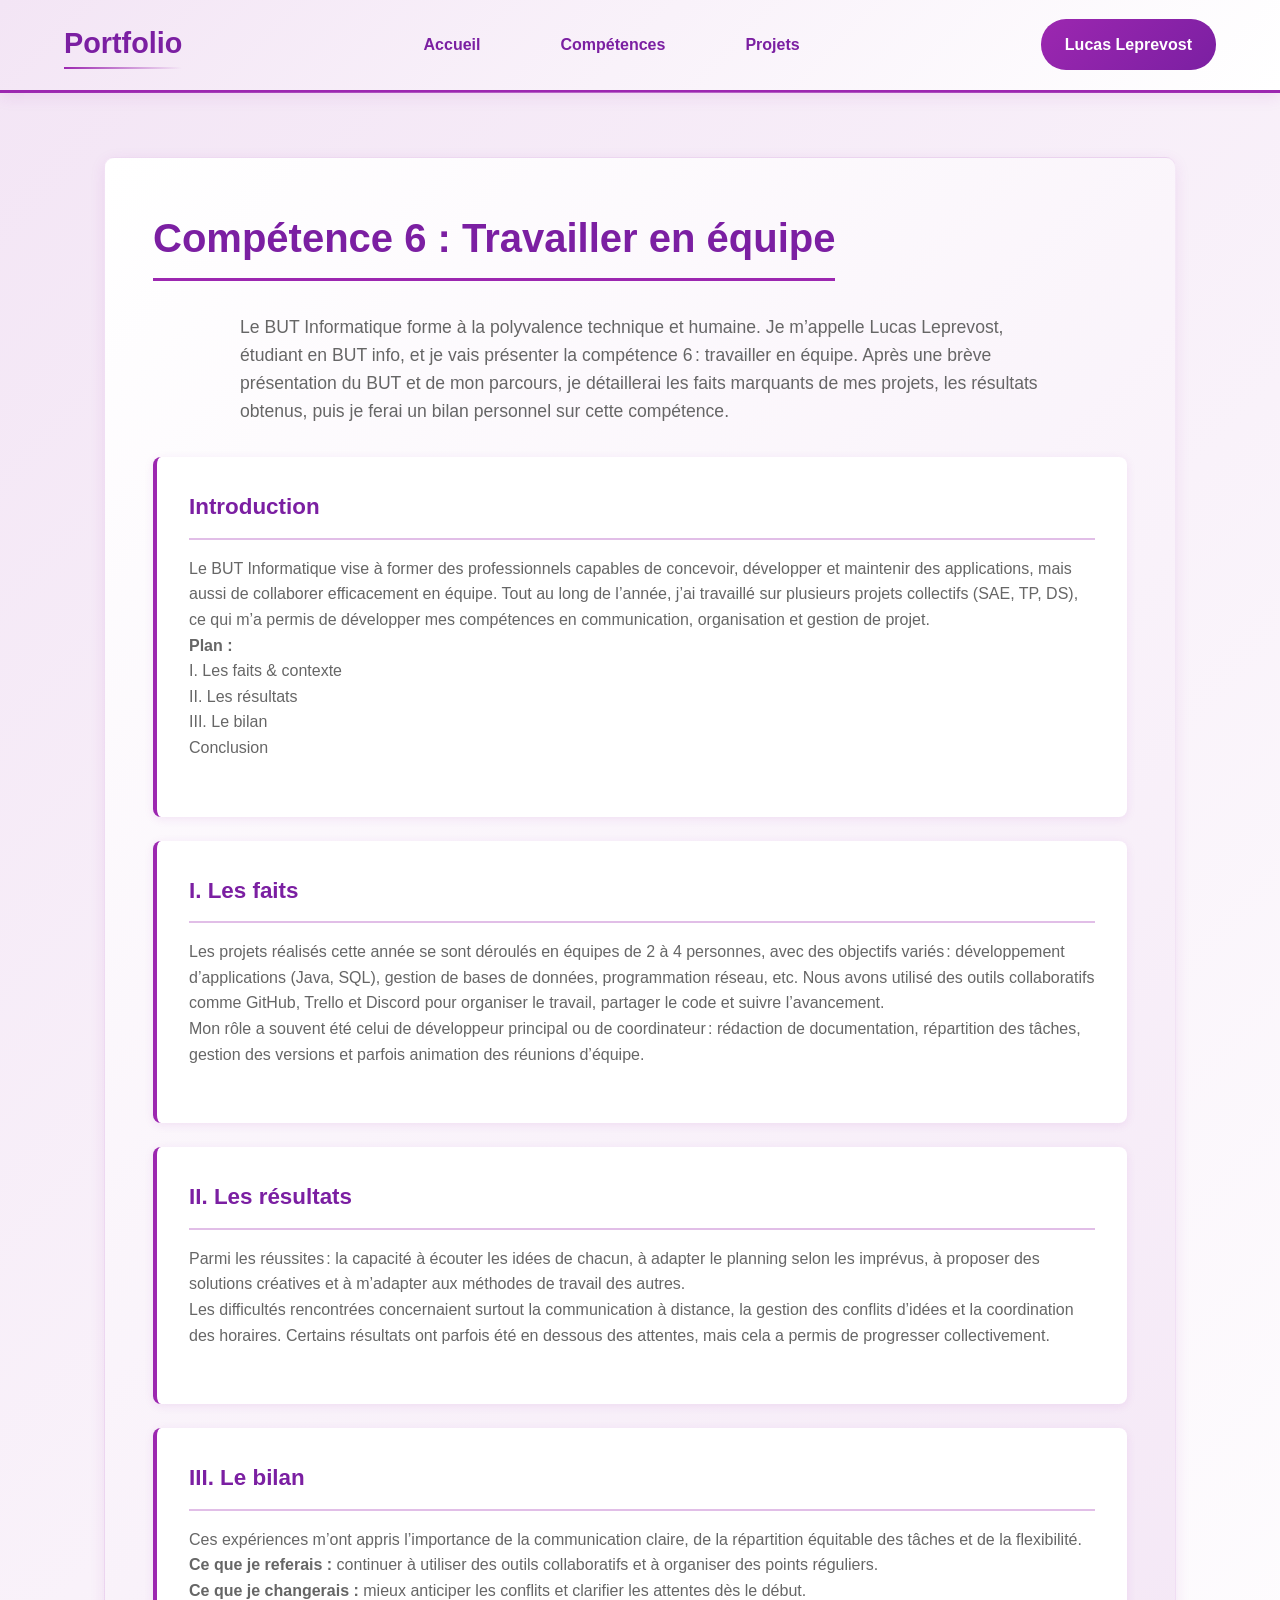
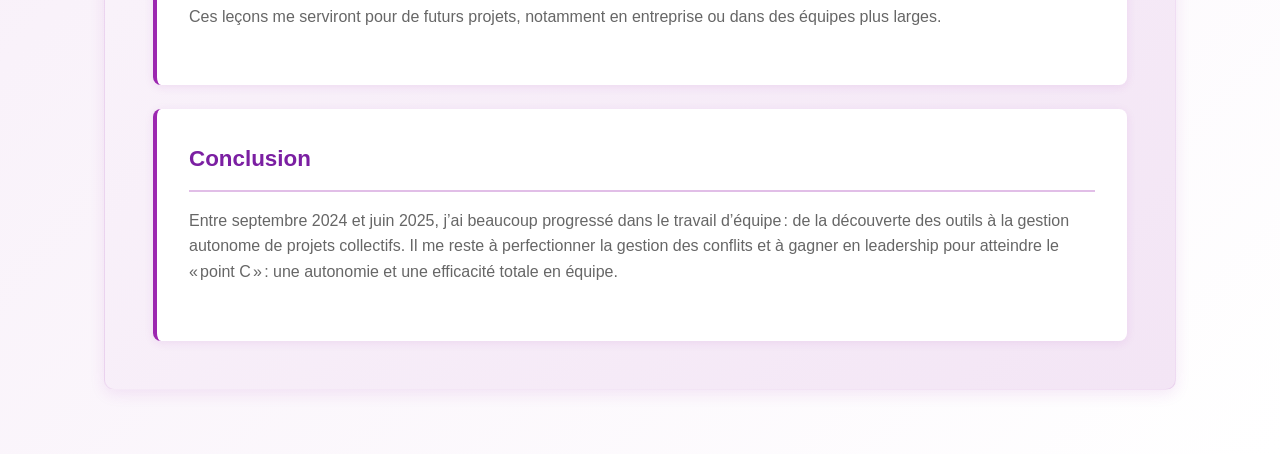
<file: Competences/Competence6/comp6.html>
<!DOCTYPE html>
<html lang="fr">
	<head>
		<meta charset="utf-8">
		<title>Lucas Leprevost - Portfolio - Compétence 6</title>
		<meta name="description" content="Portfolio de Lucas Leprevost - Compétence 6 : Travailler en équipe">
		<meta name="viewport" content="width=device-width, initial-scale=1.0">
		<link rel="stylesheet" href="competence6.css">	</head>

	<body>
		<header class="navbar">
			<div class="logo">Portfolio</div>
			<nav>
				<a href="../../index.html">Accueil</a>
				<a href="../../index.html#competences">Compétences</a>
				<a href="../../projet/index.html">Projets</a>
			</nav>
			<div class="contact">Lucas Leprevost</div>
		</header>

		<main>
			<section class="presentation">
				<h2>Compétence 6 : Travailler en équipe</h2>
				<p class="section-intro">
					Le BUT Informatique forme à la polyvalence technique et humaine. Je m’appelle Lucas Leprevost, étudiant en BUT info, et je vais présenter la compétence 6 : travailler en équipe. Après une brève présentation du BUT et de mon parcours, je détaillerai les faits marquants de mes projets, les résultats obtenus, puis je ferai un bilan personnel sur cette compétence.
				</p>
				<div class="cards">
					<div class="card">
						<h3>Introduction</h3>
						<p>
							Le BUT Informatique vise à former des professionnels capables de concevoir, développer et maintenir des applications, mais aussi de collaborer efficacement en équipe. Tout au long de l’année, j’ai travaillé sur plusieurs projets collectifs (SAE, TP, DS), ce qui m’a permis de développer mes compétences en communication, organisation et gestion de projet. <br>
							<strong>Plan :</strong> <br>
							I. Les faits & contexte <br>
							II. Les résultats <br>
							III. Le bilan <br>
							Conclusion
						</p>
					</div>
					<div class="card">
						<h3>I. Les faits</h3>
						<p>
							Les projets réalisés cette année se sont déroulés en équipes de 2 à 4 personnes, avec des objectifs variés : développement d’applications (Java, SQL), gestion de bases de données, programmation réseau, etc. Nous avons utilisé des outils collaboratifs comme GitHub, Trello et Discord pour organiser le travail, partager le code et suivre l’avancement. <br>
							Mon rôle a souvent été celui de développeur principal ou de coordinateur : rédaction de documentation, répartition des tâches, gestion des versions et parfois animation des réunions d’équipe.
						</p>
					</div>
					<div class="card">
						<h3>II. Les résultats</h3>
						<p>
							Parmi les réussites : la capacité à écouter les idées de chacun, à adapter le planning selon les imprévus, à proposer des solutions créatives et à m’adapter aux méthodes de travail des autres. <br>
							Les difficultés rencontrées concernaient surtout la communication à distance, la gestion des conflits d’idées et la coordination des horaires. Certains résultats ont parfois été en dessous des attentes, mais cela a permis de progresser collectivement.
						</p>
					</div>
					<div class="card">
						<h3>III. Le bilan</h3>
						<p>
							Ces expériences m’ont appris l’importance de la communication claire, de la répartition équitable des tâches et de la flexibilité. <br>
							<strong>Ce que je referais :</strong> continuer à utiliser des outils collaboratifs et à organiser des points réguliers. <br>
							<strong>Ce que je changerais :</strong> mieux anticiper les conflits et clarifier les attentes dès le début. <br>
							Ces leçons me serviront pour de futurs projets, notamment en entreprise ou dans des équipes plus larges.
						</p>
					</div>
					<div class="card">
						<h3>Conclusion</h3>
						<p>
							Entre septembre 2024 et juin 2025, j’ai beaucoup progressé dans le travail d’équipe : de la découverte des outils à la gestion autonome de projets collectifs. Il me reste à perfectionner la gestion des conflits et à gagner en leadership pour atteindre le « point C » : une autonomie et une efficacité totale en équipe.
						</p>
					</div>
				</div>
			</section>
		</main>
	</body>
</html>
</file>
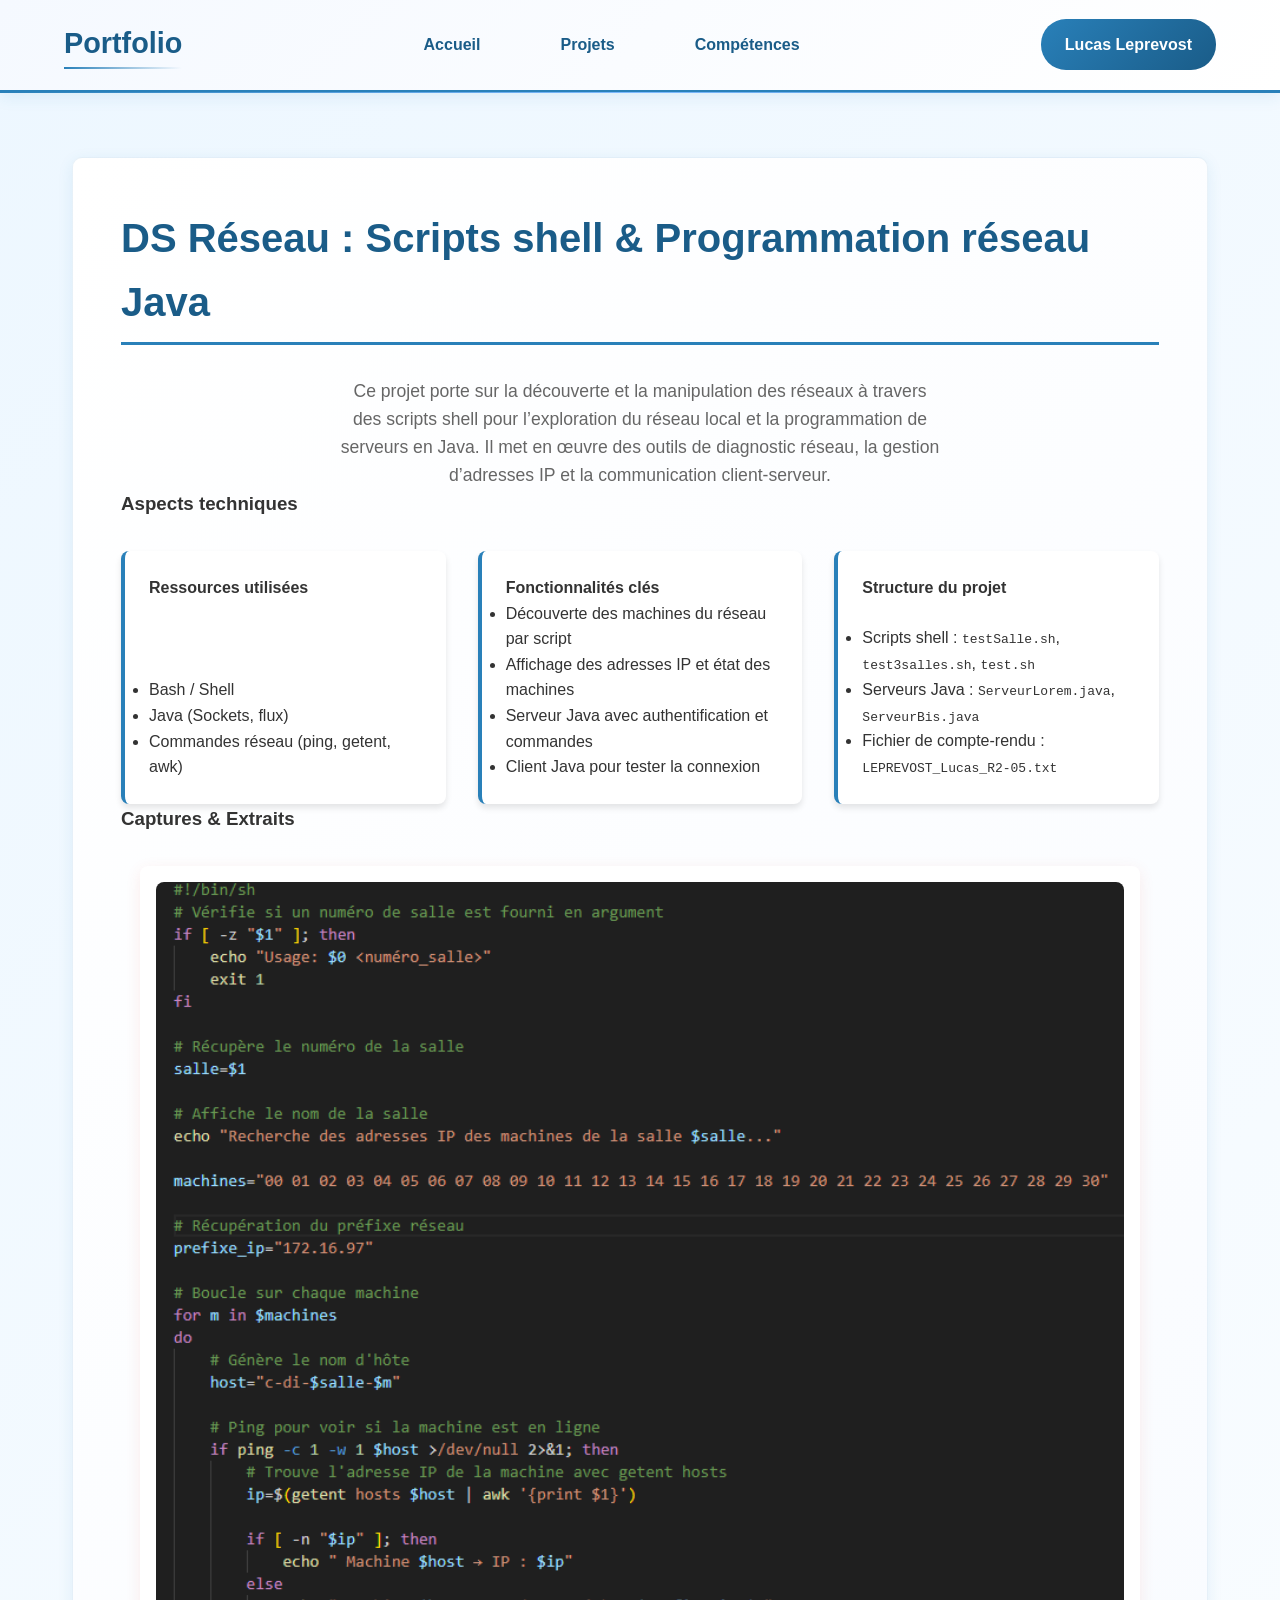
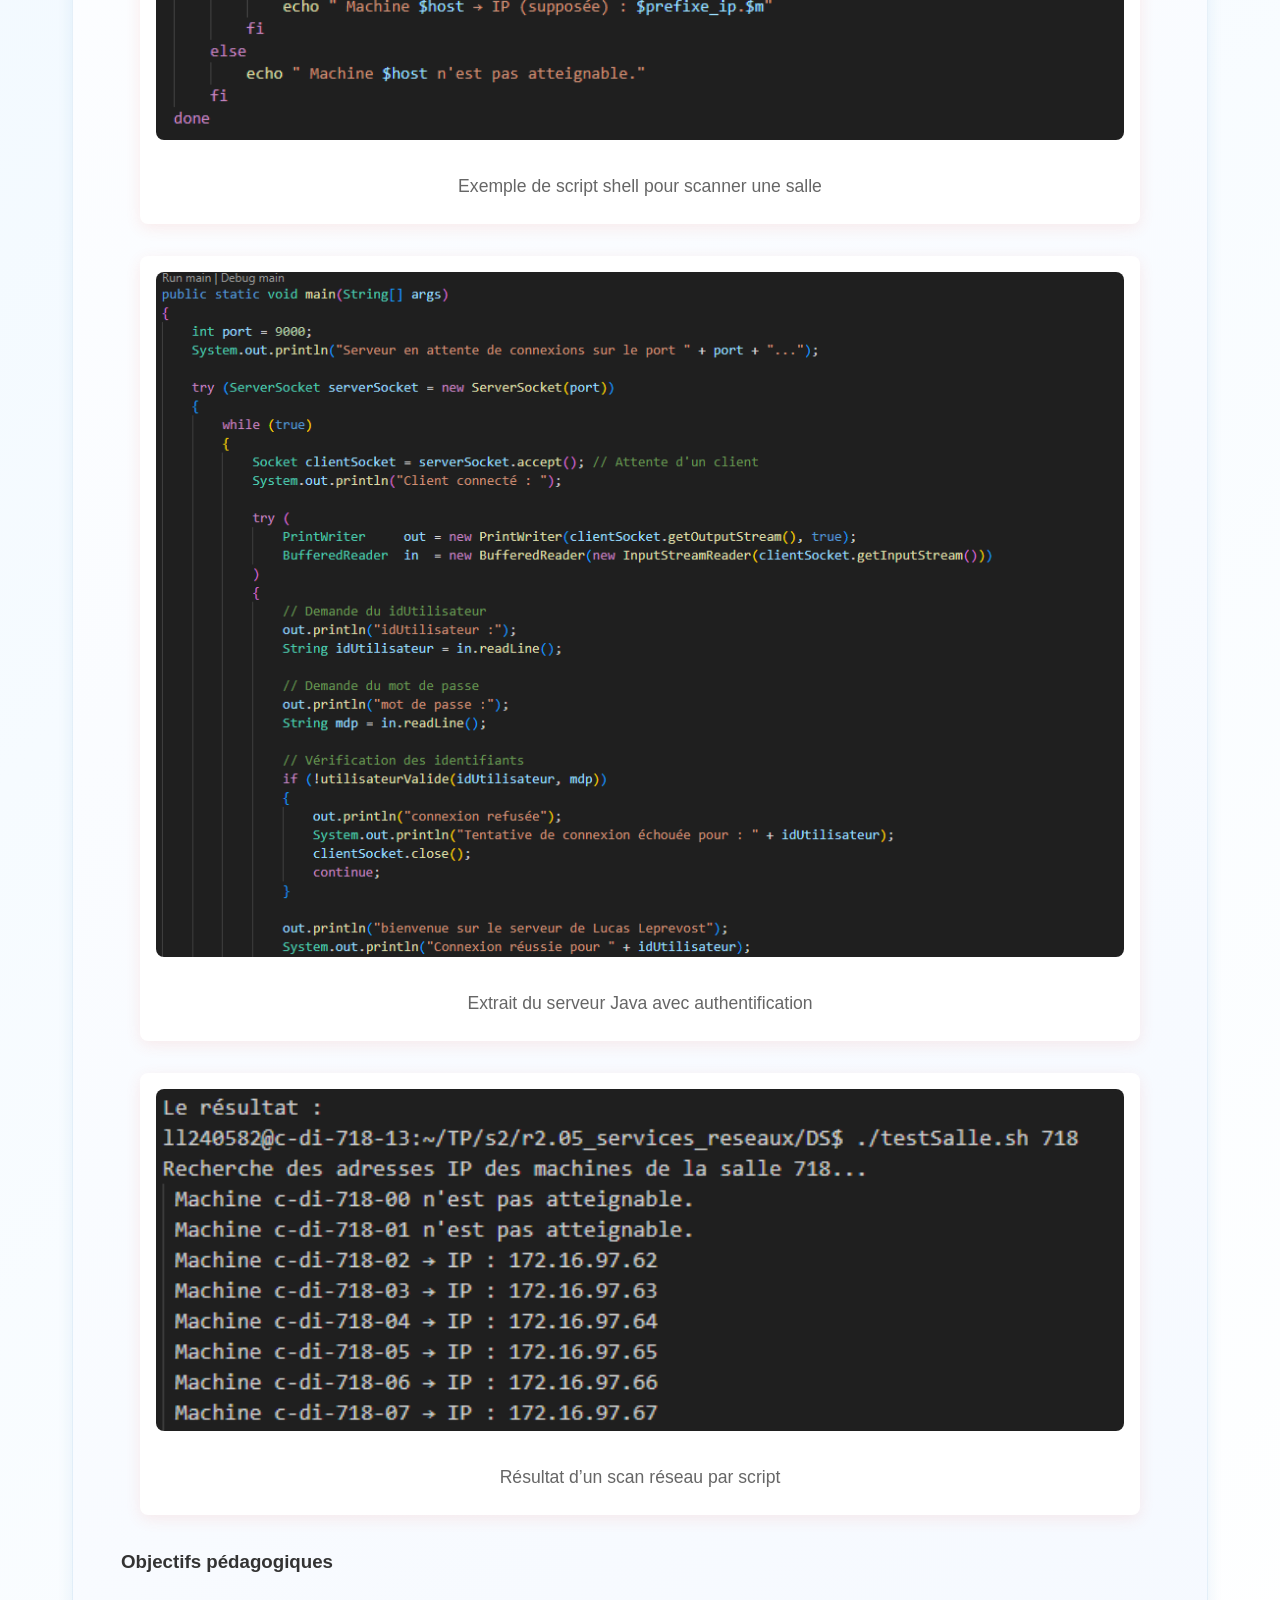
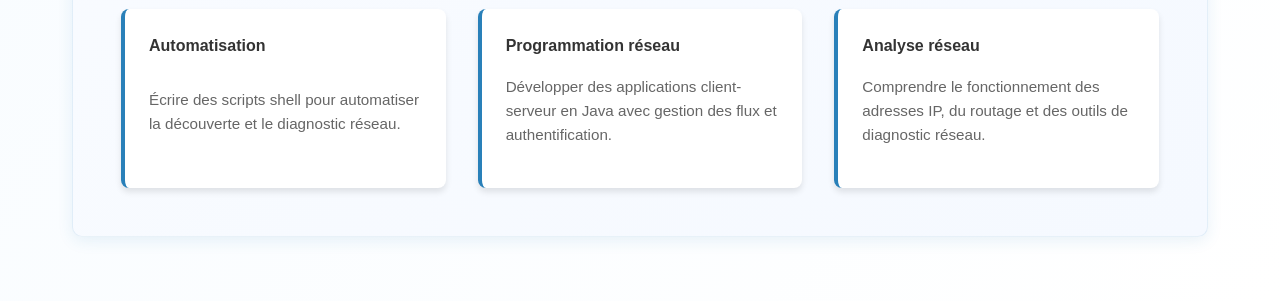
<file: projet/ds-reseau/res.html>
<!DOCTYPE html>
<html lang="fr">
<head>
    <meta charset="utf-8">
    <title>Lucas Leprevost - Portfolio - DS Réseau</title>
    <meta name="description" content="Portfolio de Lucas Leprevost - DS Réseau : Scripts shell et programmation réseau Java">
    <meta name="viewport" content="width=device-width, initial-scale=1.0">
    <link rel="stylesheet" href="../../styles.css">
    <link rel="stylesheet" href="res.css">
</head>
<body>
    <header class="navbar">
        <div class="logo">Portfolio</div>
        <nav>
            <a href="../../index.html">Accueil</a>
            <a href="../../index.html">Projets</a>
            <a href="../../index.html">Compétences</a>
        </nav>
        <div class="contact">Lucas Leprevost</div>
    </header>

    <main>
        <section class="presentation">
            <div class="project-content">
                <article class="description-section">
                    <h2>DS Réseau : Scripts shell & Programmation réseau Java</h2>
                    <p class="section-intro">
                        Ce projet porte sur la découverte et la manipulation des réseaux à travers des scripts shell pour l’exploration du réseau local et la programmation de serveurs en Java. Il met en œuvre des outils de diagnostic réseau, la gestion d’adresses IP et la communication client-serveur.
                    </p>
                </article>

                <article class="technical-section">
                    <h3>Aspects techniques</h3>
                    <div class="cards">
                        <div class="card">
                            <h4>Ressources utilisées</h4>
                            <ul class="tech-list">
                                <li>Bash / Shell</li>
                                <li>Java (Sockets, flux)</li>
                                <li>Commandes réseau (ping, getent, awk)</li>
                            </ul>
                        </div>
                        <div class="card">
                            <h4>Fonctionnalités clés</h4>
                            <ul class="tech-list">
                                <li>Découverte des machines du réseau par script</li>
                                <li>Affichage des adresses IP et état des machines</li>
                                <li>Serveur Java avec authentification et commandes</li>
                                <li>Client Java pour tester la connexion</li>
                            </ul>
                        </div>
                        <div class="card">
                            <h4>Structure du projet</h4>
                            <ul class="tech-list">
                                <li>Scripts shell : <code>testSalle.sh</code>, <code>test3salles.sh</code>, <code>test.sh</code></li>
                                <li>Serveurs Java : <code>ServeurLorem.java</code>, <code>ServeurBis.java</code></li>
                                <li>Fichier de compte-rendu : <code>LEPREVOST_Lucas_R2-05.txt</code></li>
                            </ul>
                        </div>
                    </div>
                </article>

                <article class="gallery-section">
                    <h3>Captures & Extraits</h3>
                    <div class="image-gallery">
                        <figure class="gallery-item">
                            <img src="../../données/Comp3/DS/images/scrpt-res.png" alt="Script shell réseau">
                            <figcaption>Exemple de script shell pour scanner une salle</figcaption>
                        </figure>
                        <figure class="gallery-item">
                            <img src="../../données/Comp3/DS/images/servJava.png" alt="Serveur Java">
                            <figcaption>Extrait du serveur Java avec authentification</figcaption>
                        </figure>
                        <figure class="gallery-item">
                            <img src="../../données/Comp3/DS/images/Capture d'écran 2025-06-22 163421.png" alt="Résultat ping">
                            <figcaption>Résultat d’un scan réseau par script</figcaption>
                        </figure>
                    </div>
                </article>

                <article class="learning-section">
                    <h3>Objectifs pédagogiques</h3>
                    <div class="cards">
                        <div class="card">
                            <h4>Automatisation</h4>
                            <p>Écrire des scripts shell pour automatiser la découverte et le diagnostic réseau.</p>
                        </div>
                        <div class="card">
                            <h4>Programmation réseau</h4>
                            <p>Développer des applications client-serveur en Java avec gestion des flux et authentification.</p>
                        </div>
                        <div class="card">
                            <h4>Analyse réseau</h4>
                            <p>Comprendre le fonctionnement des adresses IP, du routage et des outils de diagnostic réseau.</p>
                        </div>
                    </div>
                </article>
            </div>
        </section>
    </main>
</body>
</html>
</file>
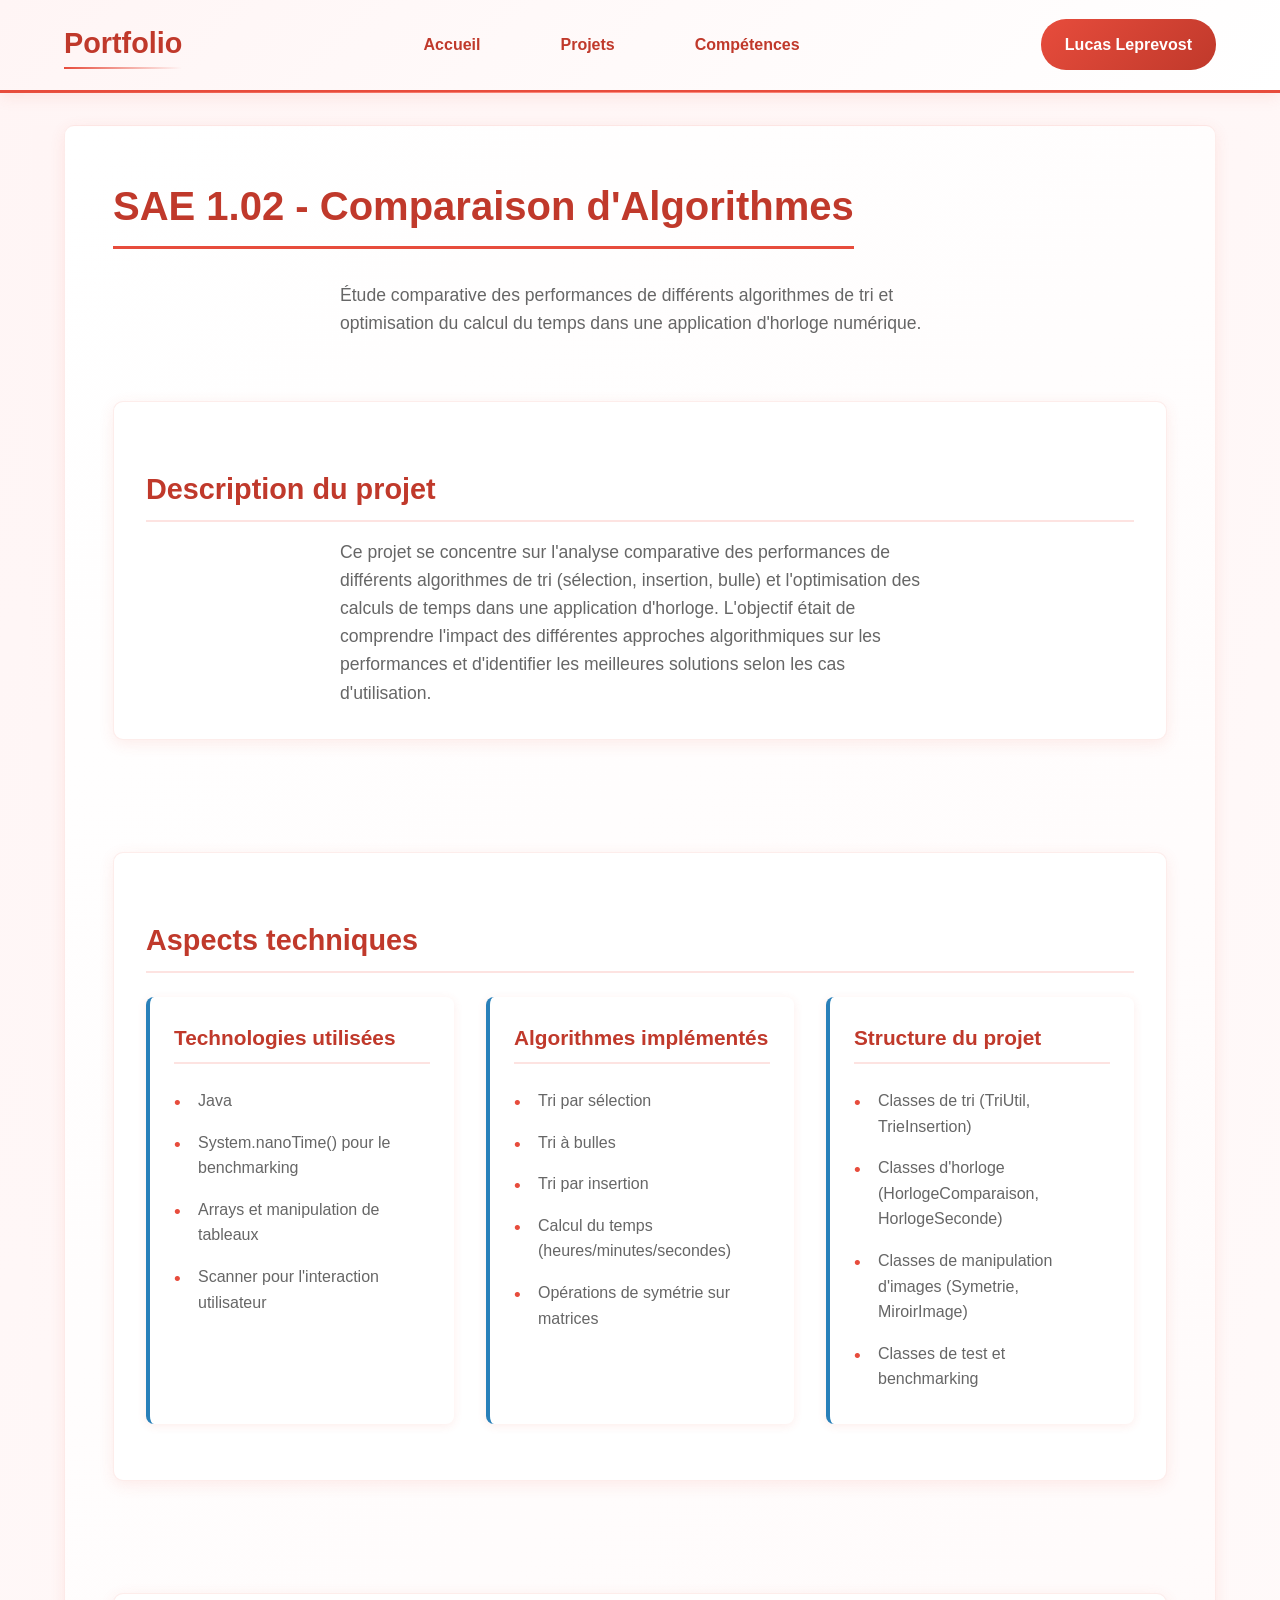
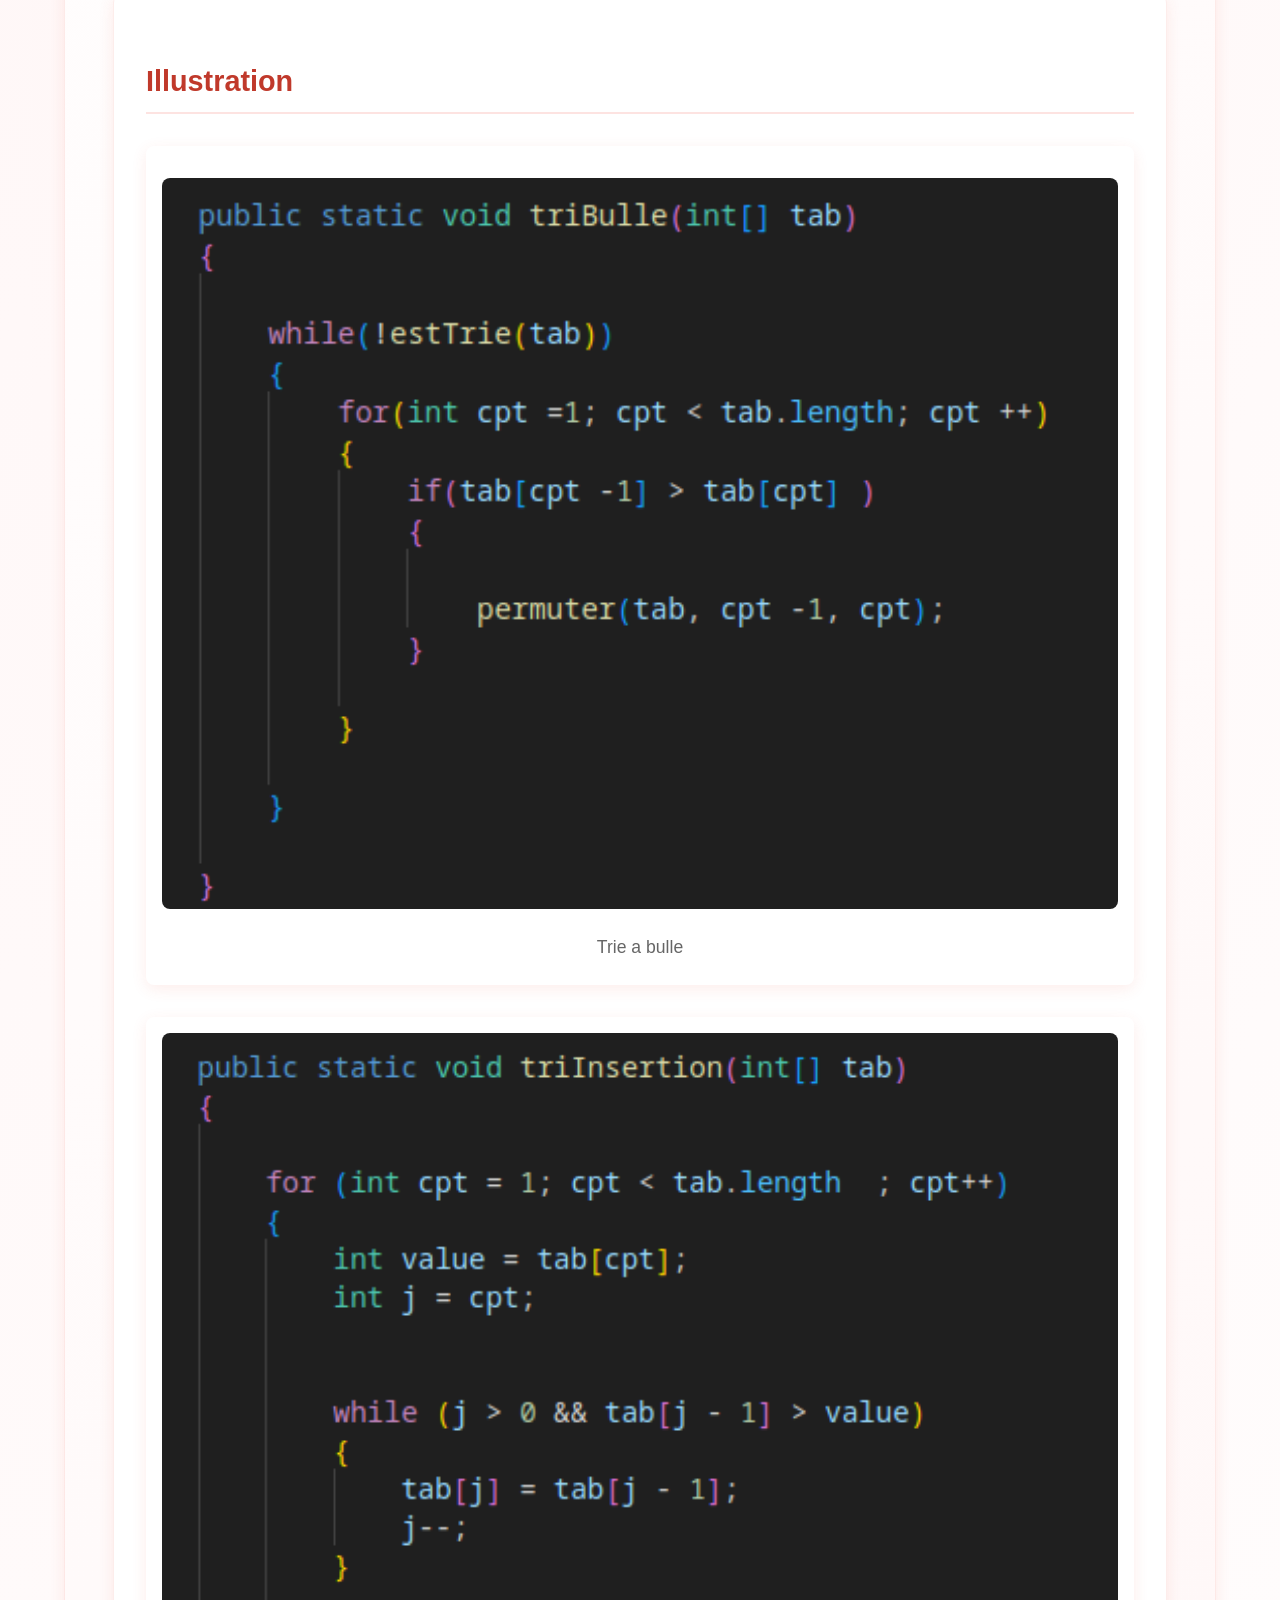
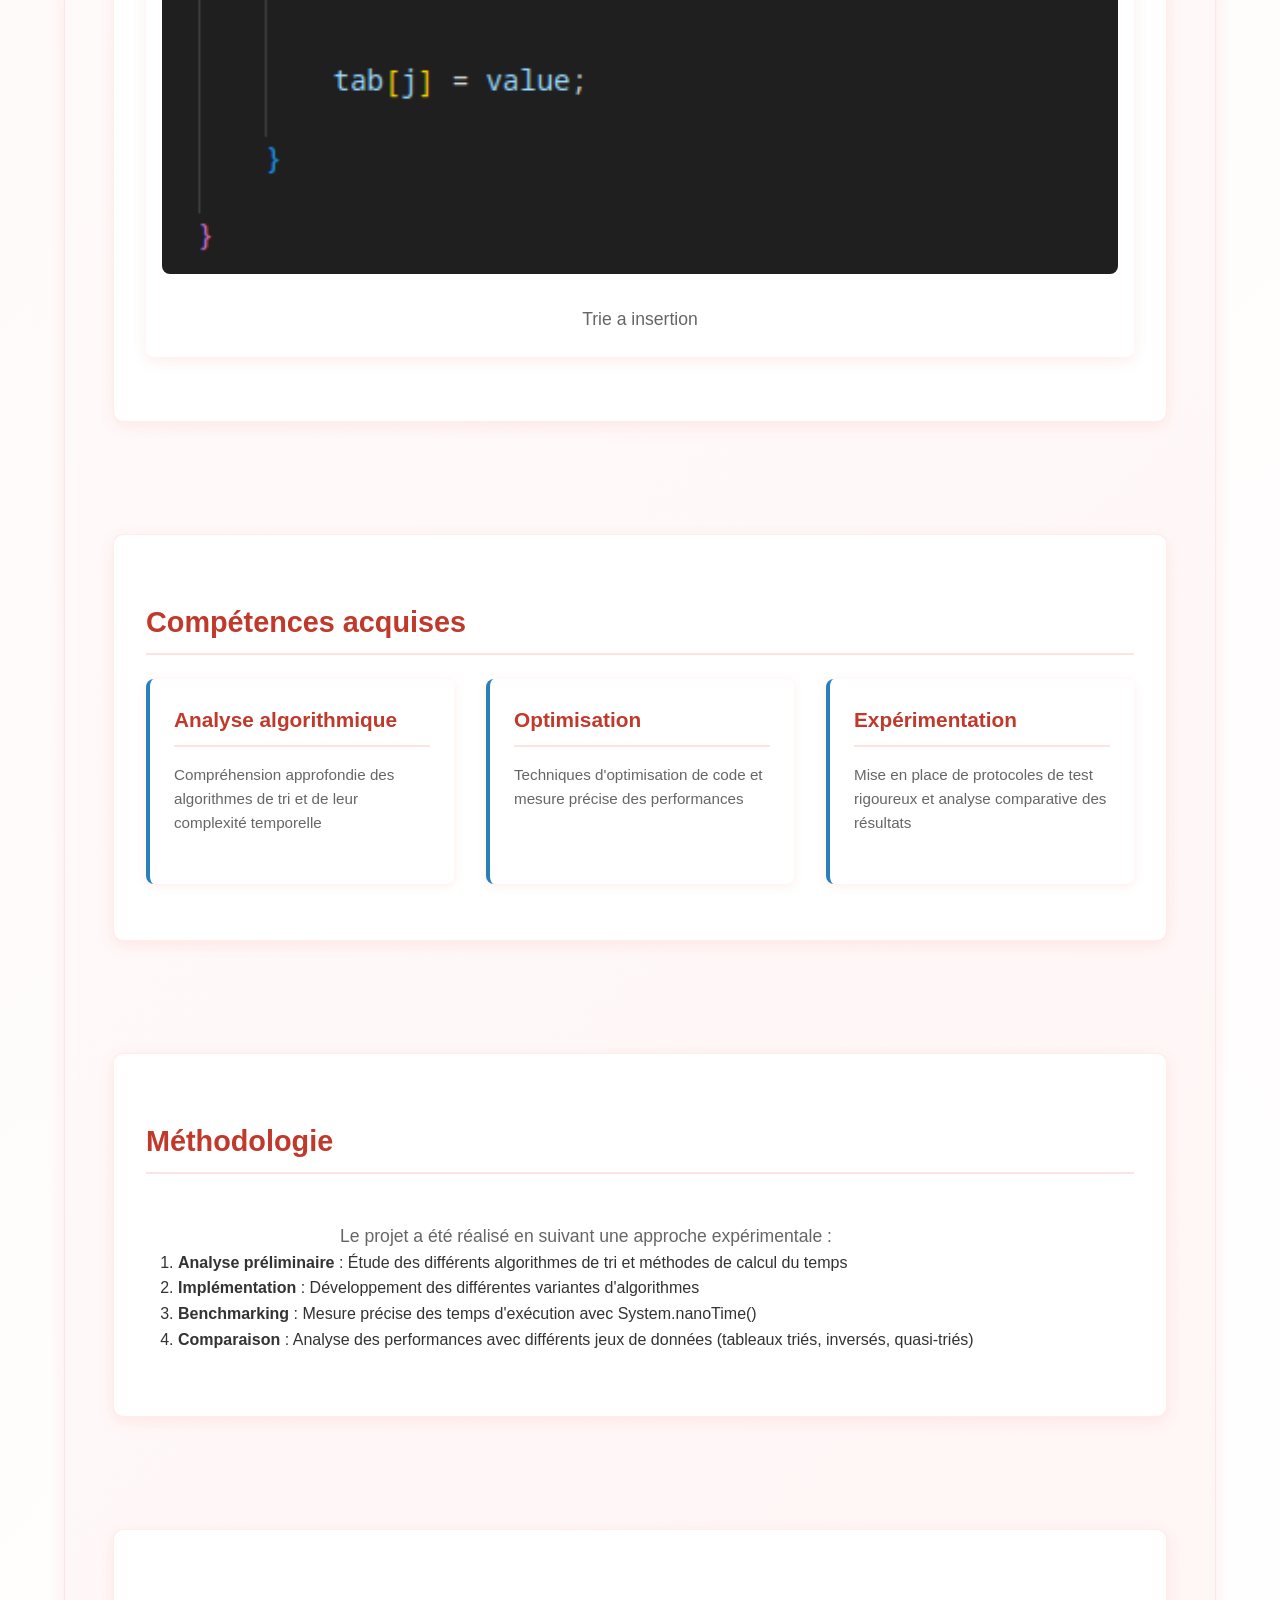
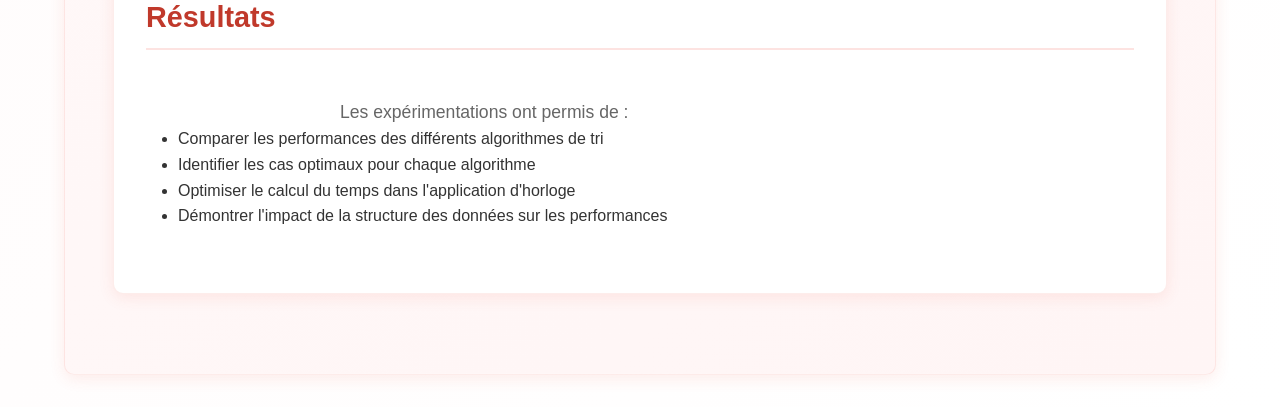
<file: projet/sae1.02/sae1.02.html>
<!DOCTYPE html>
<html lang="fr">
	<head>
		<meta charset="utf-8">
		<title>Lucas Leprevost - Portfolio - SAE 2.01</title>
		<meta name="description" content="Portfolio de Lucas Leprevost - SAE 2.01 : Développement d'une application">
		<meta name="viewport" content="width=device-width, initial-scale=1.0">
		<link rel="stylesheet" href="../../styles.css">
		<link rel="stylesheet" href="sae1.02.css">
	</head>

	<body>
		<header class="navbar">
			<div class="logo">Portfolio</div>
			<nav>
				<a href="../../index.html">Accueil</a>
				<a href="../../index.html">Projets</a>
				<a href="../../index.html">Compétences</a>
			</nav>
			<div class="contact">Lucas Leprevost</div>
		</header>

		<main>
			<section class="presentation">
				<h2>SAE 1.02 - Comparaison d'Algorithmes</h2>
				<p class="section-intro">Étude comparative des performances de différents algorithmes de tri et optimisation du calcul du temps dans une application d'horloge numérique.</p>

				<div class="project-content">
					<article class="description-section">
						<h3>Description du projet</h3>
						<p>Ce projet se concentre sur l'analyse comparative des performances de différents algorithmes de tri (sélection, insertion, bulle) et l'optimisation des calculs de temps dans une application d'horloge. L'objectif était de comprendre l'impact des différentes approches algorithmiques sur les performances et d'identifier les meilleures solutions selon les cas d'utilisation.</p>
					</article>

					<article class="technical-section">
						<h3>Aspects techniques</h3>
						<div class="cards">
							<div class="card">
								<h4>Technologies utilisées</h4>
								<ul class="tech-list">
									<li>Java</li>
									<li>System.nanoTime() pour le benchmarking</li>
									<li>Arrays et manipulation de tableaux</li>
									<li>Scanner pour l'interaction utilisateur</li>
								</ul>
							</div>

							<div class="card">
								<h4>Algorithmes implémentés</h4>
								<ul class="tech-list">
									<li>Tri par sélection</li>
									<li>Tri à bulles</li>
									<li>Tri par insertion</li>
									<li>Calcul du temps (heures/minutes/secondes)</li>
									<li>Opérations de symétrie sur matrices</li>
								</ul>
							</div>
							
							<div class="card">
								<h4>Structure du projet</h4>
								<ul class="tech-list">
									<li>Classes de tri (TriUtil, TrieInsertion)</li>
									<li>Classes d'horloge (HorlogeComparaison, HorlogeSeconde)</li>
									<li>Classes de manipulation d'images (Symetrie, MiroirImage)</li>
									<li>Classes de test et benchmarking</li>
								</ul>
							</div>
						</div>
					</article>

					<article class="gallery-section">
						<h3>Illustration</h3>
						<div class="image-gallery">
							<figure class="gallery-item">
								<div class="card-image">
									<a href="#lightbox-uml" class="lightbox-trigger">
										<img src="../../données/Comp2/image/bulle.png" alt="Trie a bulle">
									</a>
									
								</div>
								<figcaption>Trie a bulle</figcaption>
							</figure>
							<figure class="gallery-item">
								<img src="../../données/Comp2/image/insertion.png" alt="Trie a insertion">
								<figcaption>Trie a insertion</figcaption>
							</figure>
						</div>
					</article>

					<article class="learning-section">
						<h3>Compétences acquises</h3>
						<div class="cards">
							<div class="card">
								<h4>Analyse algorithmique</h4>
								<p>Compréhension approfondie des algorithmes de tri et de leur complexité temporelle</p>
							</div>

							<div class="card">
								<h4>Optimisation</h4>
								<p>Techniques d'optimisation de code et mesure précise des performances</p>
							</div>

							<div class="card">
								<h4>Expérimentation</h4>
								<p>Mise en place de protocoles de test rigoureux et analyse comparative des résultats</p>
							</div>
						</div>
					</article>

					<article class="methodology-section">
						<h3>Méthodologie</h3>
						<div class="methodology-content">
							<p>Le projet a été réalisé en suivant une approche expérimentale :</p>
							<ol>
								<li><strong>Analyse préliminaire</strong> : Étude des différents algorithmes de tri et méthodes de calcul du temps</li>
								<li><strong>Implémentation</strong> : Développement des différentes variantes d'algorithmes</li>
								<li><strong>Benchmarking</strong> : Mesure précise des temps d'exécution avec System.nanoTime()</li>
								<li><strong>Comparaison</strong> : Analyse des performances avec différents jeux de données (tableaux triés, inversés, quasi-triés)</li>
							</ol>
						</div>
					</article>

					<article class="results-section">
						<h3>Résultats</h3>
						<div class="results-content">
							<p>Les expérimentations ont permis de :</p>
							<ul>
								<li>Comparer les performances des différents algorithmes de tri</li>
								<li>Identifier les cas optimaux pour chaque algorithme</li>
								<li>Optimiser le calcul du temps dans l'application d'horloge</li>
								<li>Démontrer l'impact de la structure des données sur les performances</li>
							</ul>
						</div>
					</article>
				</div>
			</section>
		</main>
	</body>
</html>
</file>
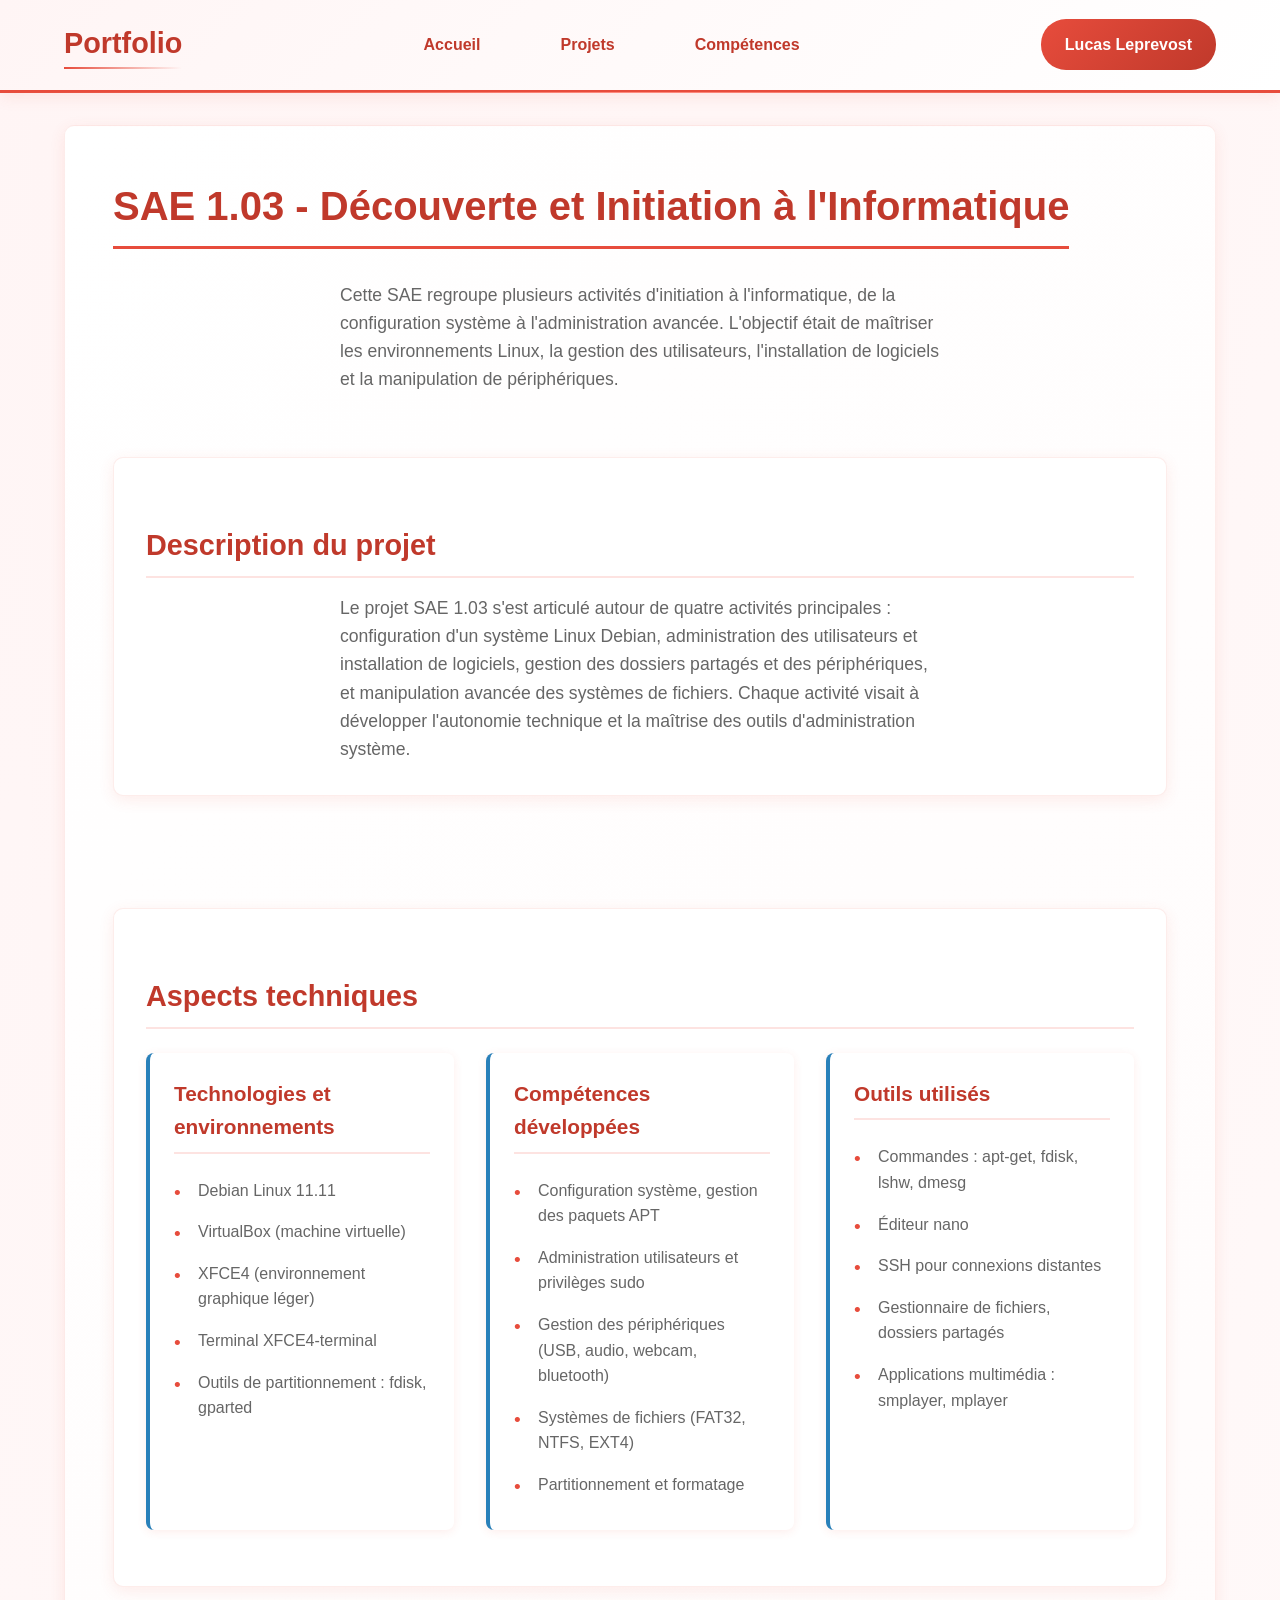
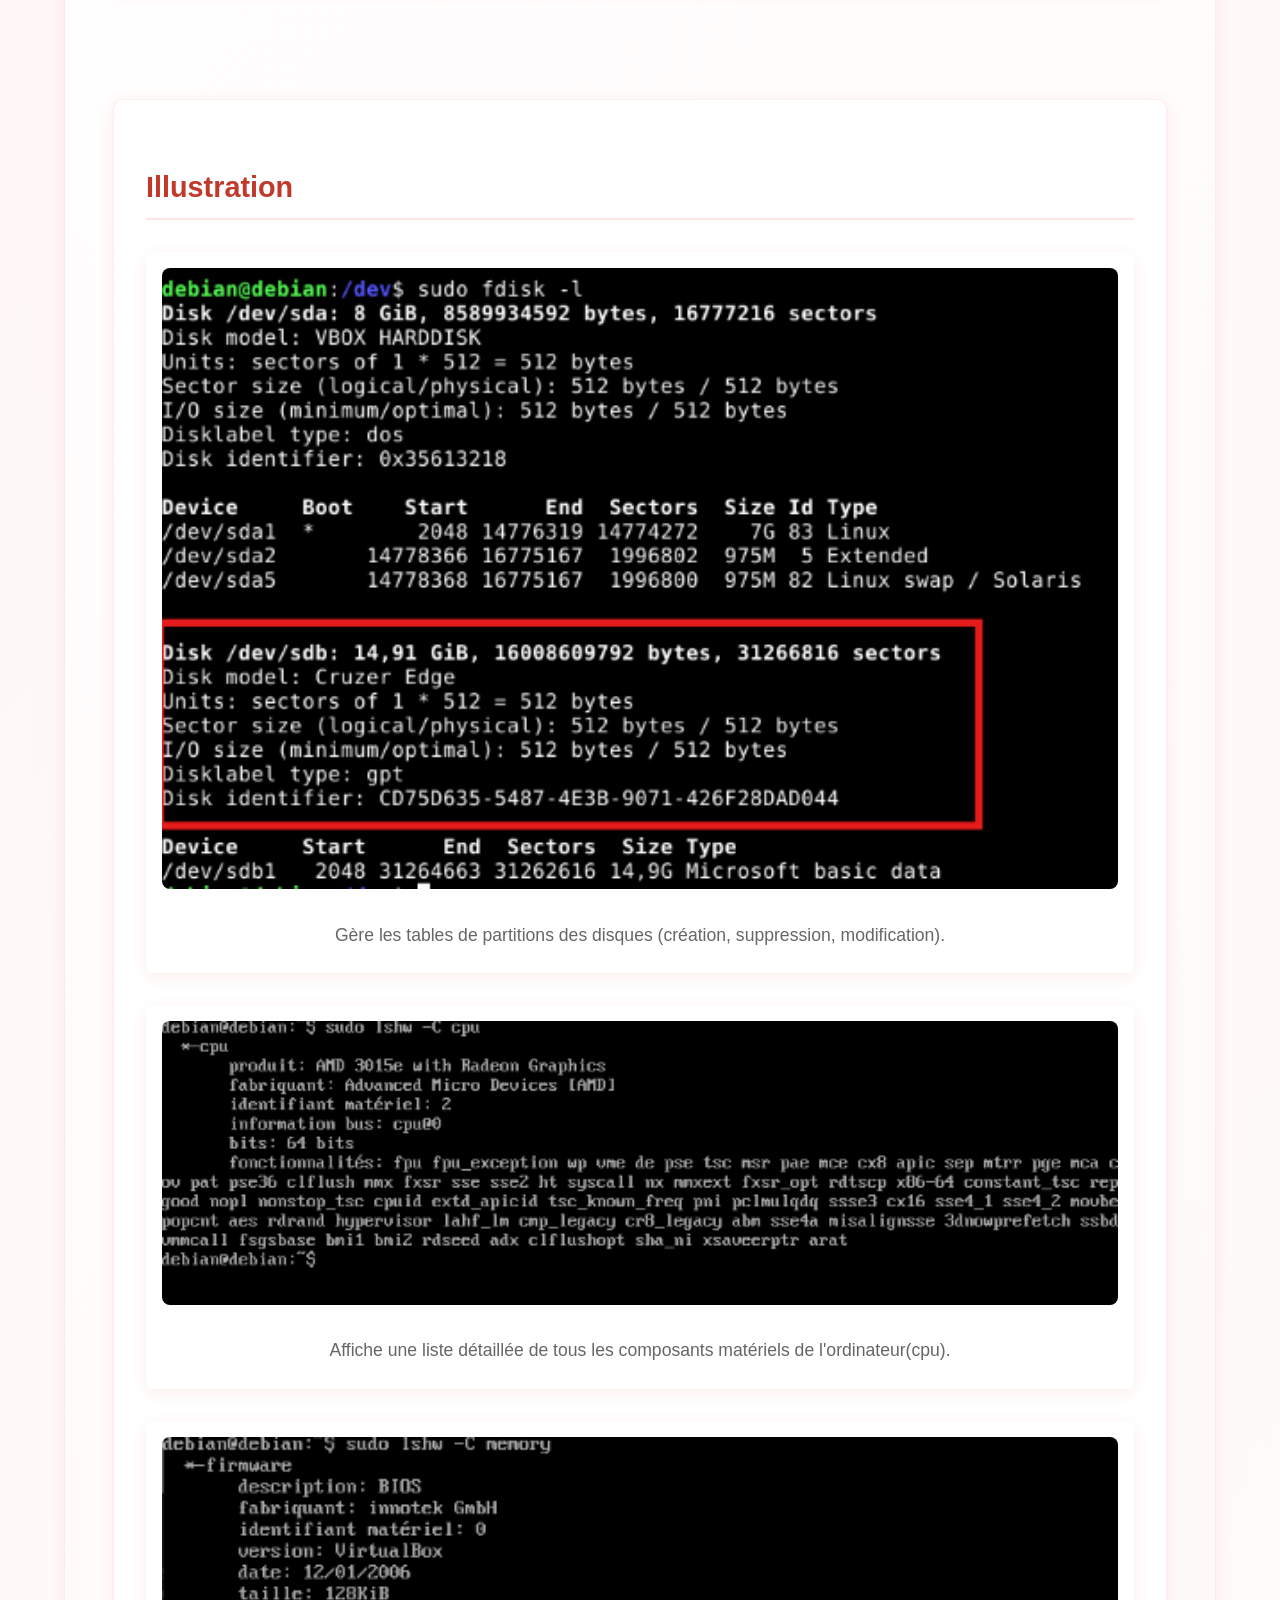
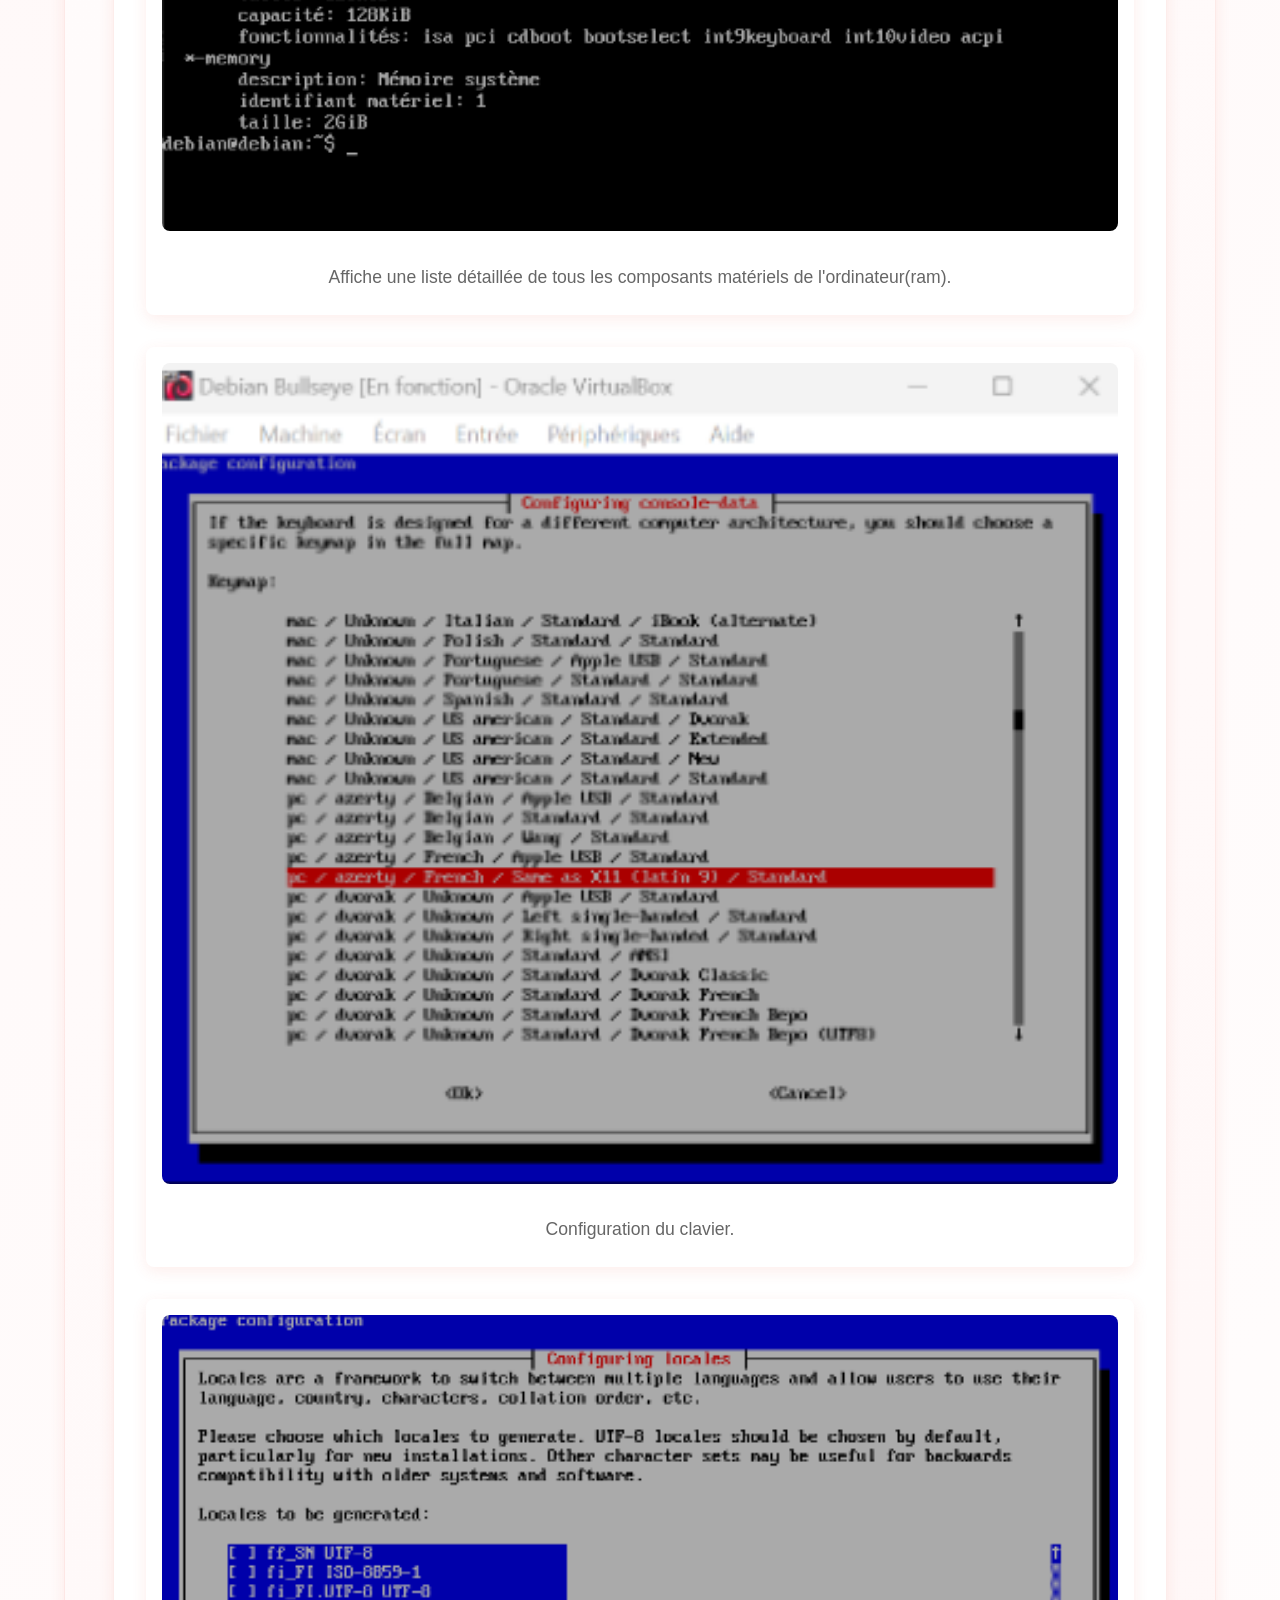
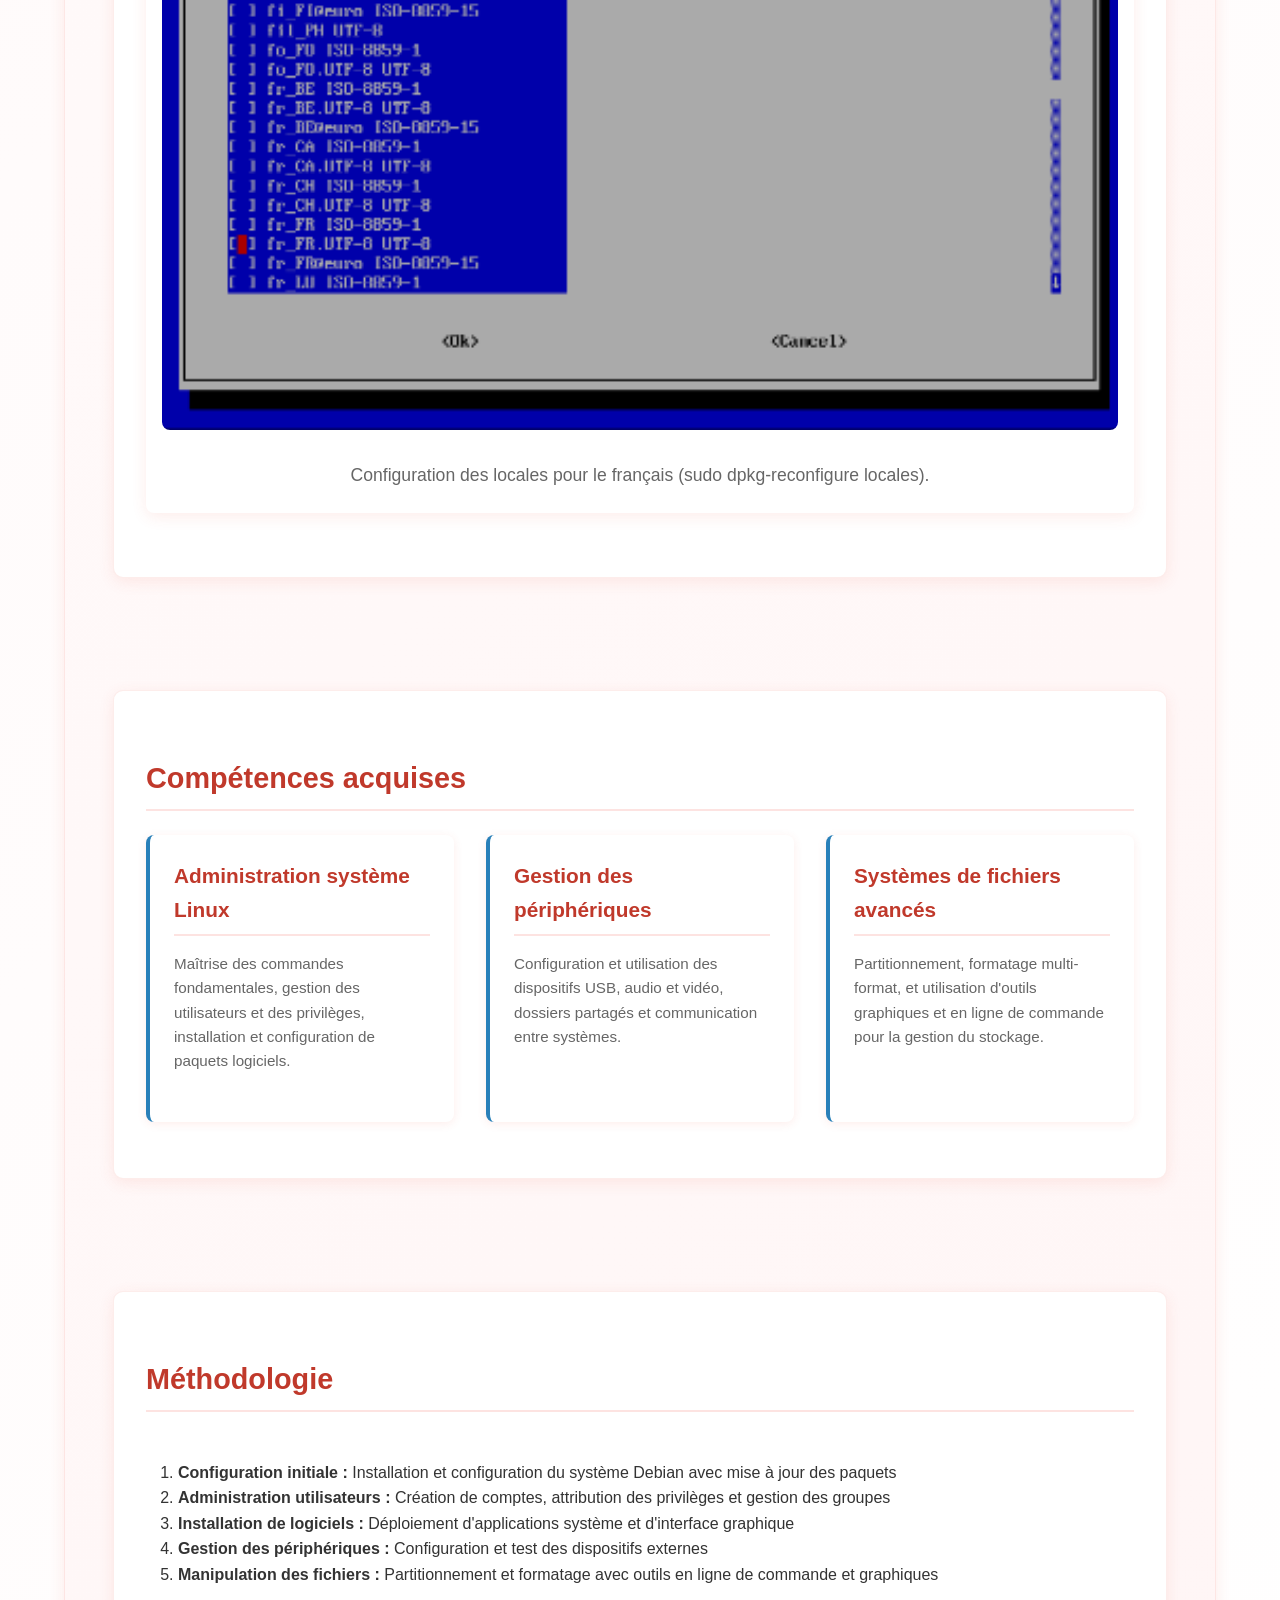
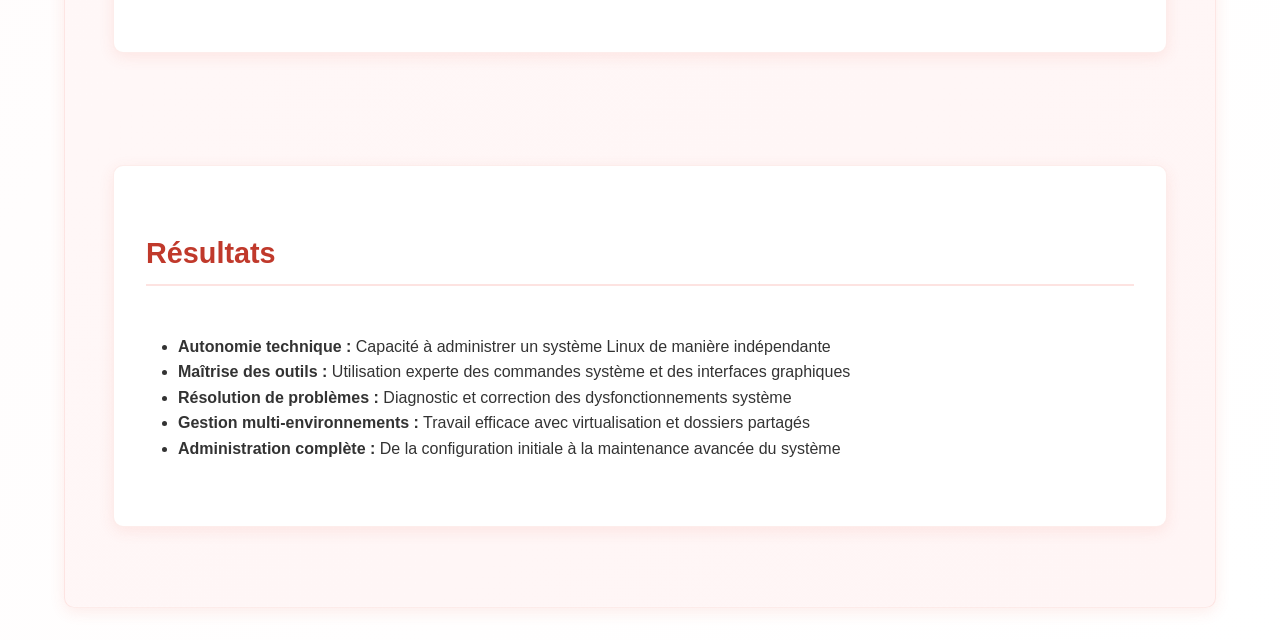
<file: projet/sae1.03/sae1.03.html>
<!DOCTYPE html>
<html lang="fr">
    <head>
        <meta charset="utf-8">
        <title>Lucas Leprevost - Portfolio - SAE 1.03</title>
        <meta name="description" content="Portfolio de Lucas Leprevost - SAE 1.03 : Administration système Linux et gestion avancée">
        <meta name="viewport" content="width=device-width, initial-scale=1.0">
        <link rel="stylesheet" href="../../styles.css">
        <link rel="stylesheet" href="sae1.03.css">
    </head>

    <body>
        <header class="navbar">
            <div class="logo">Portfolio</div>
            <nav>
                <a href="../../index.html">Accueil</a>
                <a href="../../index.html">Projets</a>
                <a href="../../index.html">Compétences</a>
            </nav>
            <div class="contact">Lucas Leprevost</div>
        </header>

        <main>
            <section class="presentation">
                <h2>SAE 1.03 - Découverte et Initiation à l'Informatique</h2>
                <p class="section-intro">
                    Cette SAE regroupe plusieurs activités d'initiation à l'informatique, de la configuration système à l'administration avancée. L'objectif était de maîtriser les environnements Linux, la gestion des utilisateurs, l'installation de logiciels et la manipulation de périphériques.
                </p>

                <div class="project-content">
                    <article class="description-section">
                        <h3>Description du projet</h3>
                        <p>
                            Le projet SAE 1.03 s'est articulé autour de quatre activités principales : configuration d'un système Linux Debian, administration des utilisateurs et installation de logiciels, gestion des dossiers partagés et des périphériques, et manipulation avancée des systèmes de fichiers. Chaque activité visait à développer l'autonomie technique et la maîtrise des outils d'administration système.
                        </p>
                    </article>

                    <article class="technical-section">
                        <h3>Aspects techniques</h3>
                        <div class="cards">
                            <div class="card">
                                <h4>Technologies et environnements</h4>
                                <ul class="tech-list">
                                    <li>Debian Linux 11.11</li>
                                    <li>VirtualBox (machine virtuelle)</li>
                                    <li>XFCE4 (environnement graphique léger)</li>
                                    <li>Terminal XFCE4-terminal</li>
                                    <li>Outils de partitionnement : fdisk, gparted</li>
                                </ul>
                            </div>
                            <div class="card">
                                <h4>Compétences développées</h4>
                                <ul class="tech-list">
                                    <li>Configuration système, gestion des paquets APT</li>
                                    <li>Administration utilisateurs et privilèges sudo</li>
                                    <li>Gestion des périphériques (USB, audio, webcam, bluetooth)</li>
                                    <li>Systèmes de fichiers (FAT32, NTFS, EXT4)</li>
                                    <li>Partitionnement et formatage</li>
                                </ul>
                            </div>
                            <div class="card">
                                <h4>Outils utilisés</h4>
                                <ul class="tech-list">
                                    <li>Commandes : apt-get, fdisk, lshw, dmesg</li>
                                    <li>Éditeur nano</li>
                                    <li>SSH pour connexions distantes</li>
                                    <li>Gestionnaire de fichiers, dossiers partagés</li>
                                    <li>Applications multimédia : smplayer, mplayer</li>
                                </ul>
                            </div>
                        </div>
                    </article>

                    <article class="gallery-section">
                        <h3>Illustration</h3>
                        <div class="image-gallery">
                            <figure class="gallery-item">
                                <img src="../../données/Comp3/sae1/images/fdisk.png" alt="fdixk">
                                <figcaption>Gère les tables de partitions des disques (création, suppression, modification).</figcaption>
                            </figure>
                            <figure class="gallery-item">
                                <img src="../../données/Comp3/sae1/images/lswh.png" alt="Activité 2">
                                <figcaption>Affiche une liste détaillée de tous les composants matériels de l'ordinateur(cpu).</figcaption>
                            </figure>
                            <figure class="gallery-item">
                                <img src="../../données/Comp3/sae1/images/lswh2.png" alt="Activité 3">
                                <figcaption>Affiche une liste détaillée de tous les composants matériels de l'ordinateur(ram).</figcaption>
                            </figure>
							<figure class="gallery-item">
                                <img src="../../données/Comp3/sae1/images/clavier.png" alt="Activité 3">
                                <figcaption>Configuration du clavier.</figcaption>
                            </figure>
							<figure class="gallery-item">
                                <img src="../../données/Comp3/sae1/images/localFr.png" alt="Activité 3">
                                <figcaption>Configuration des locales pour le français (sudo dpkg-reconfigure locales).</figcaption>
                            </figure>
                        </div>
                    </article>

                    <article class="learning-section">
                        <h3>Compétences acquises</h3>
                        <div class="cards">
                            <div class="card">
                                <h4>Administration système Linux</h4>
                                <p>Maîtrise des commandes fondamentales, gestion des utilisateurs et des privilèges, installation et configuration de paquets logiciels.</p>
                            </div>
                            <div class="card">
                                <h4>Gestion des périphériques</h4>
                                <p>Configuration et utilisation des dispositifs USB, audio et vidéo, dossiers partagés et communication entre systèmes.</p>
                            </div>
                            <div class="card">
                                <h4>Systèmes de fichiers avancés</h4>
                                <p>Partitionnement, formatage multi-format, et utilisation d'outils graphiques et en ligne de commande pour la gestion du stockage.</p>
                            </div>
                        </div>
                    </article>

                    <article class="methodology-section">
                        <h3>Méthodologie</h3>
                        <div class="methodology-content">
                            <ol>
                                <li><strong>Configuration initiale :</strong> Installation et configuration du système Debian avec mise à jour des paquets</li>
                                <li><strong>Administration utilisateurs :</strong> Création de comptes, attribution des privilèges et gestion des groupes</li>
                                <li><strong>Installation de logiciels :</strong> Déploiement d'applications système et d'interface graphique</li>
                                <li><strong>Gestion des périphériques :</strong> Configuration et test des dispositifs externes</li>
                                <li><strong>Manipulation des fichiers :</strong> Partitionnement et formatage avec outils en ligne de commande et graphiques</li>
                            </ol>
                        </div>
                    </article>

                    <article class="results-section">
                        <h3>Résultats</h3>
                        <div class="results-content">
                            <ul>
                                <li><strong>Autonomie technique :</strong> Capacité à administrer un système Linux de manière indépendante</li>
                                <li><strong>Maîtrise des outils :</strong> Utilisation experte des commandes système et des interfaces graphiques</li>
                                <li><strong>Résolution de problèmes :</strong> Diagnostic et correction des dysfonctionnements système</li>
                                <li><strong>Gestion multi-environnements :</strong> Travail efficace avec virtualisation et dossiers partagés</li>
                                <li><strong>Administration complète :</strong> De la configuration initiale à la maintenance avancée du système</li>
                            </ul>
                        </div>
                    </article>
                </div>
            </section>
        </main>
    </body>
</html>
</file>
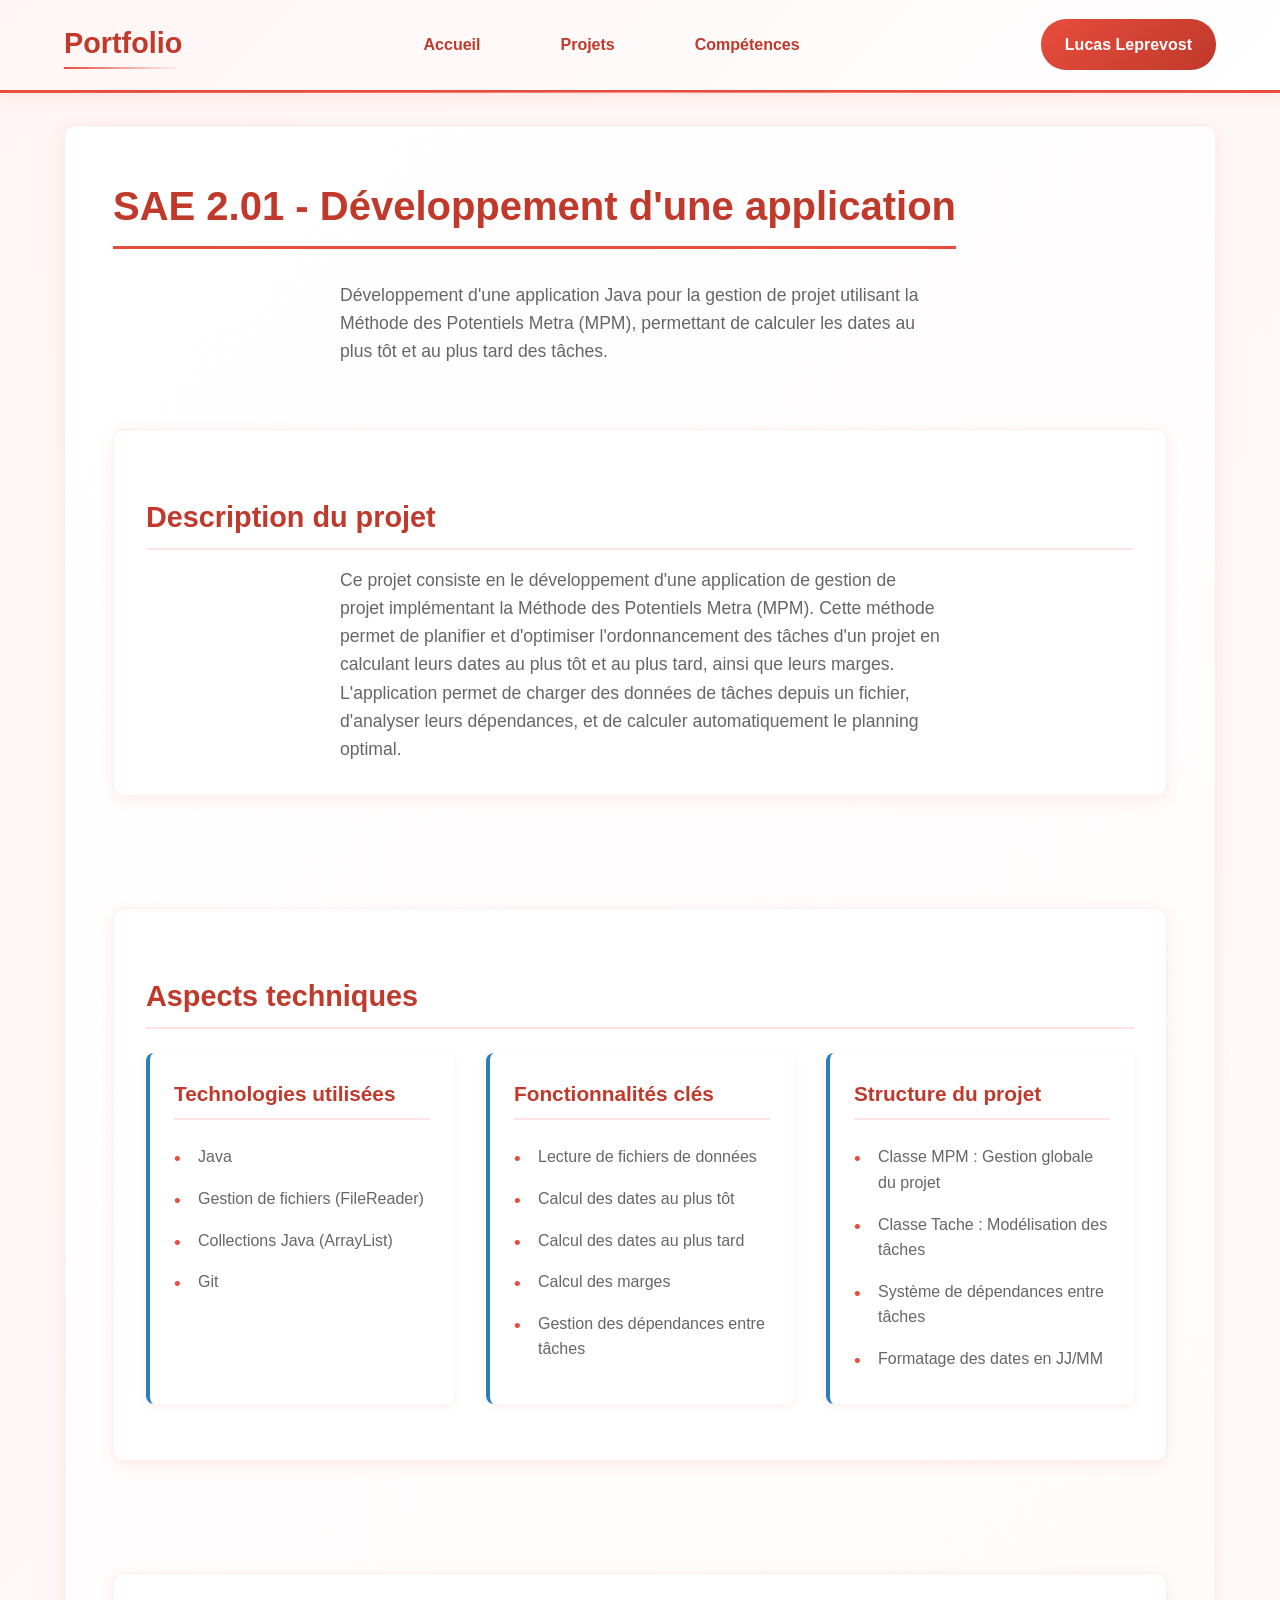
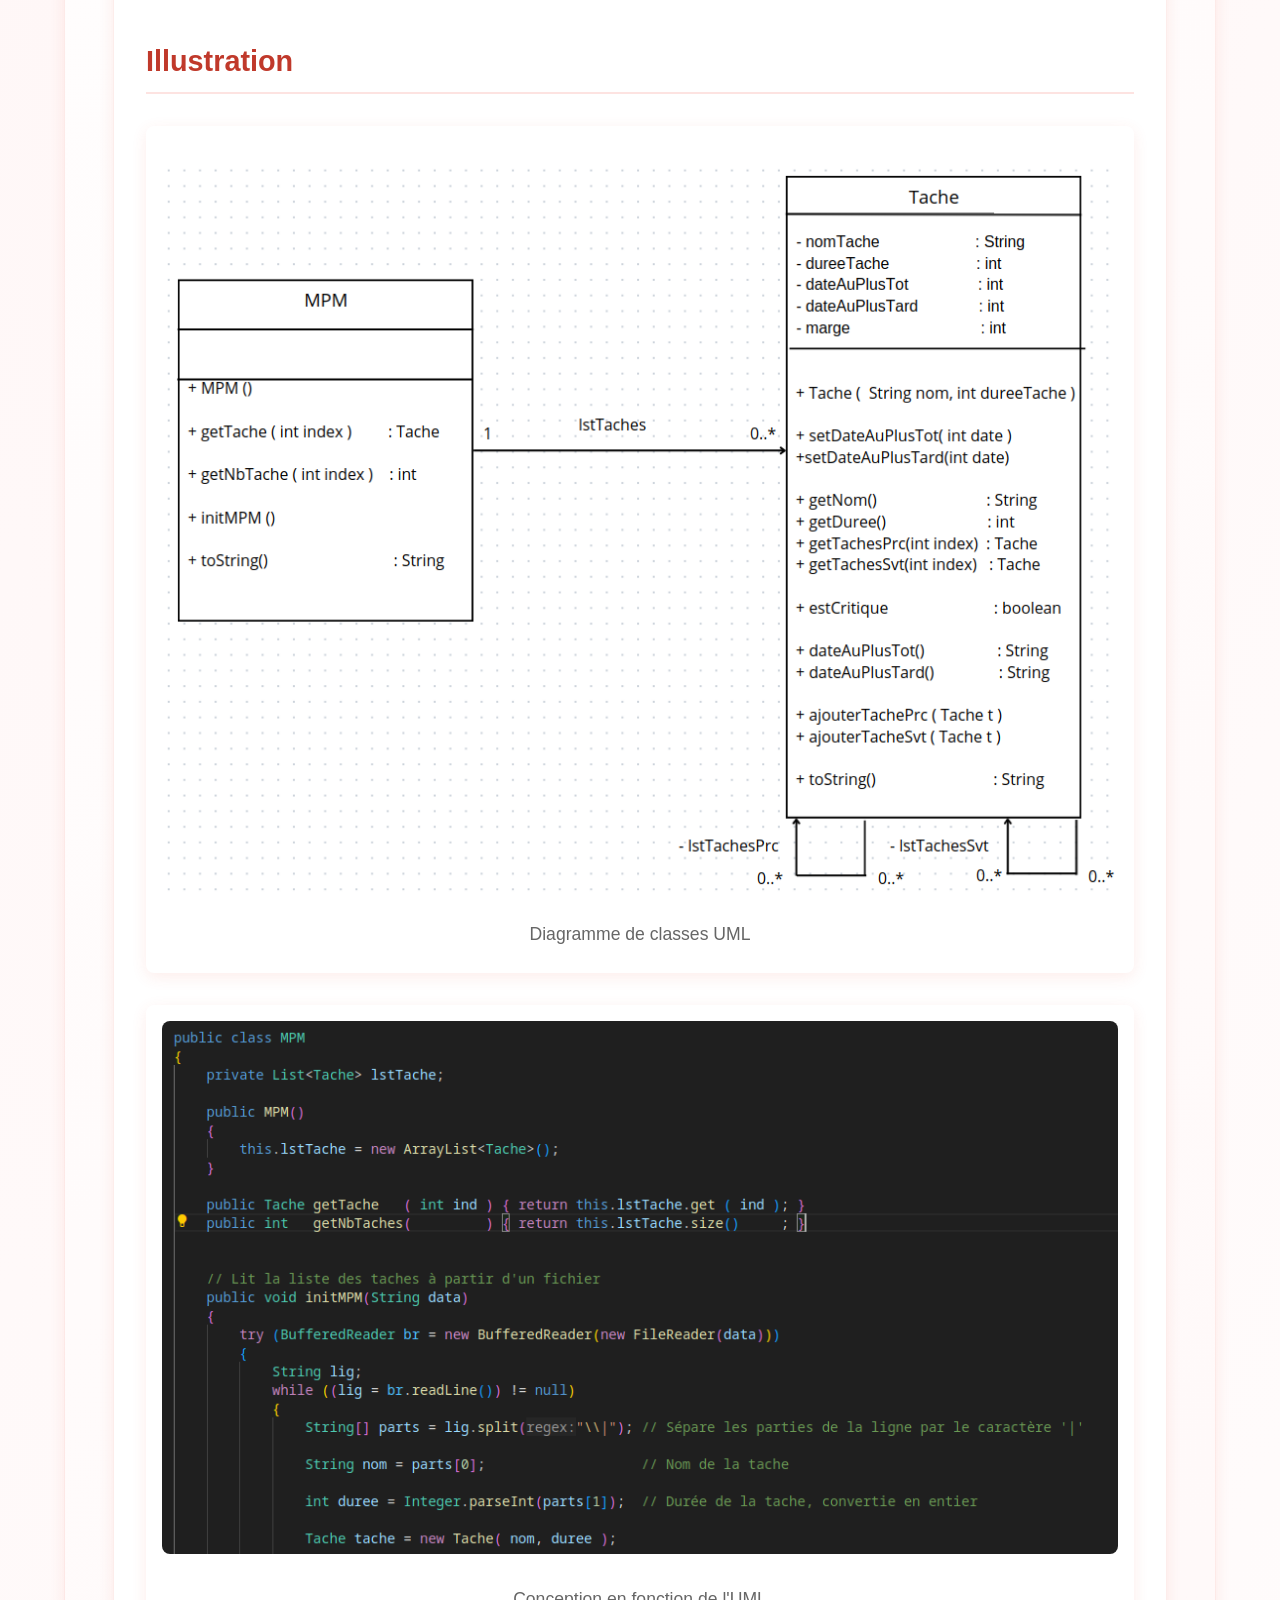
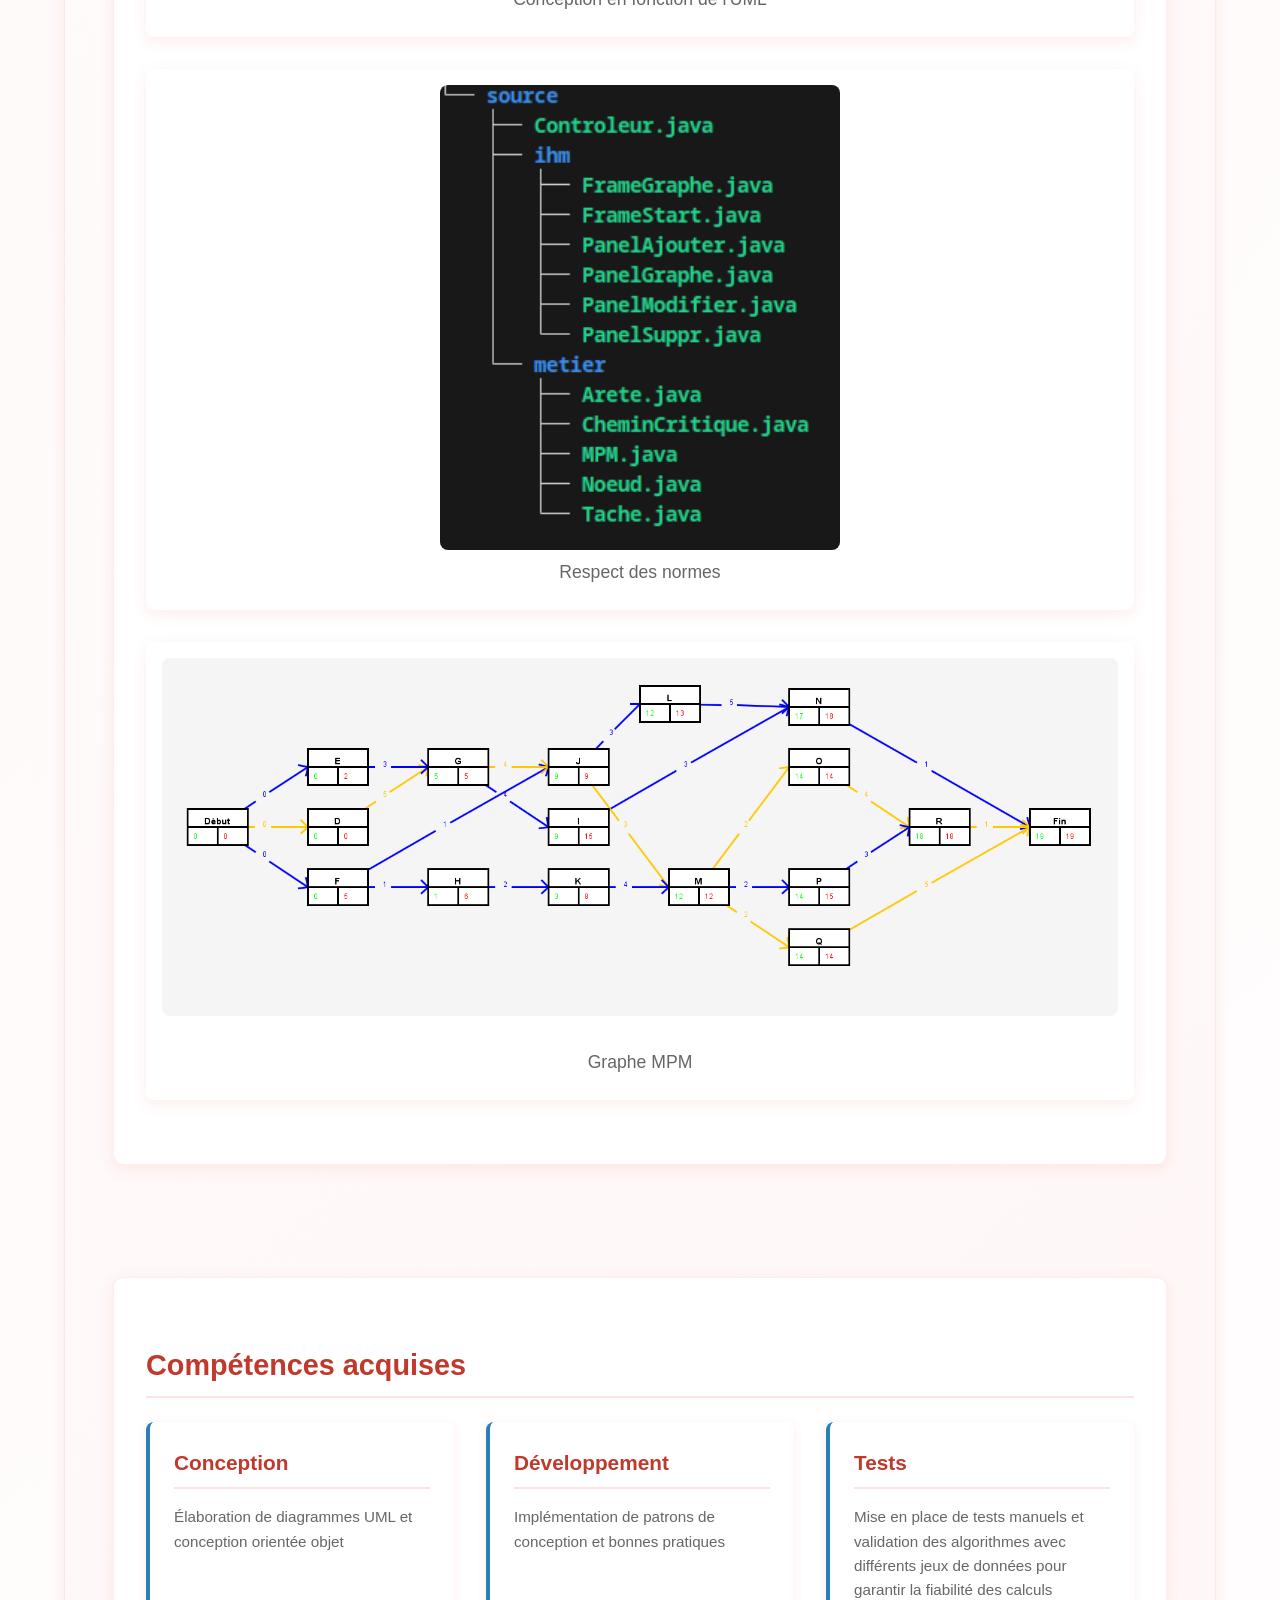
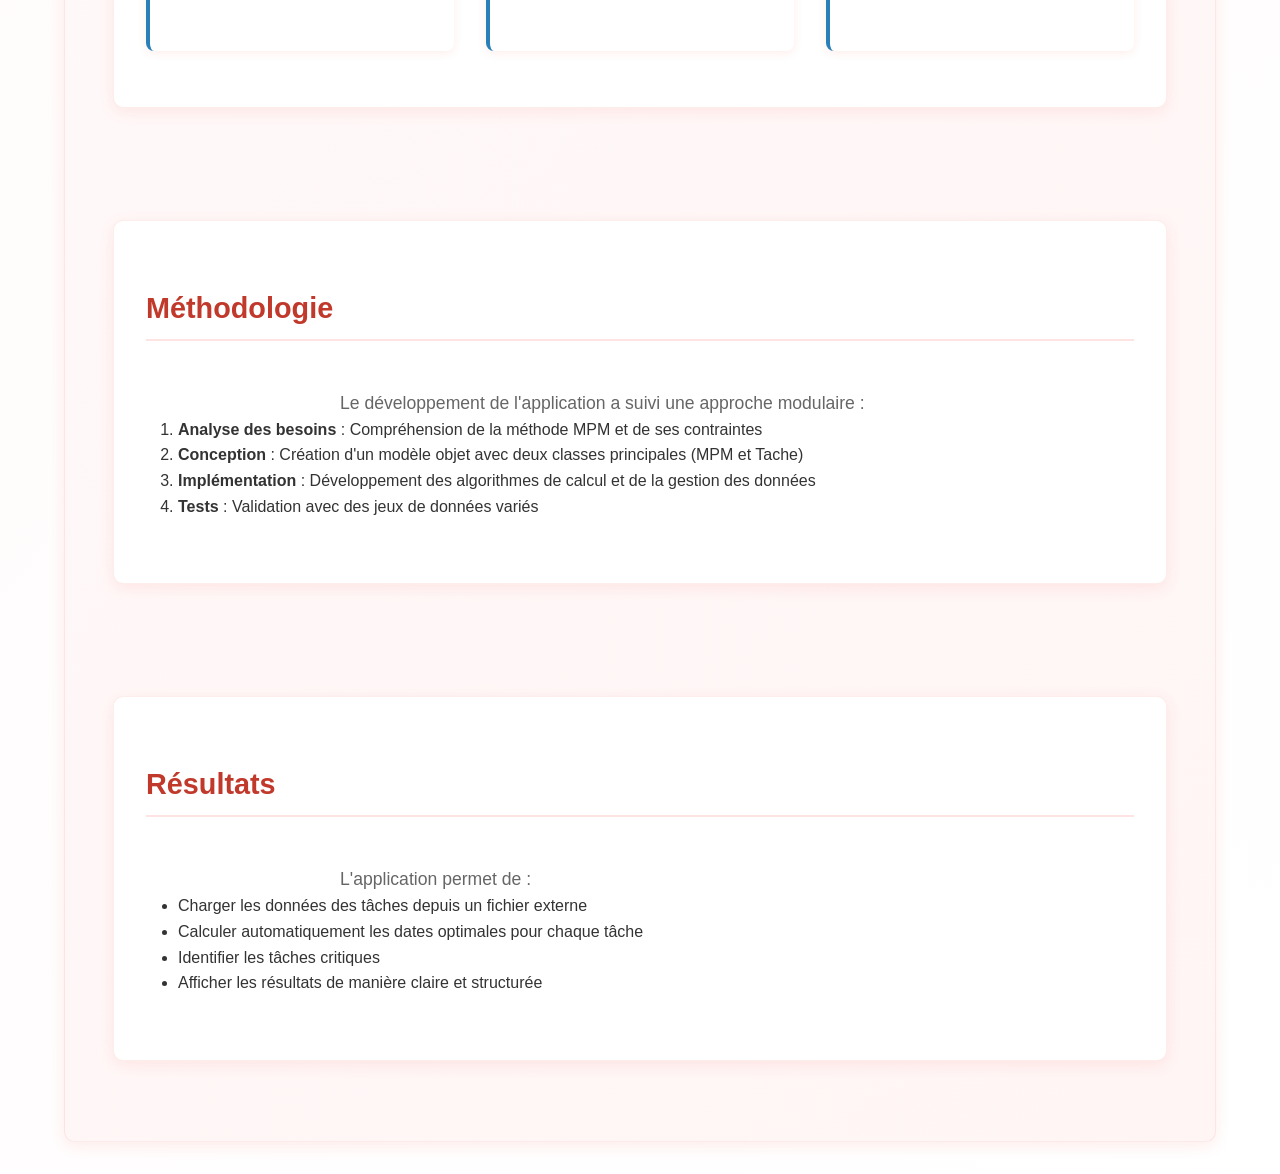
<file: projet/sae2.01/sae2.01.html>
<!DOCTYPE html>
<html lang="fr">
	<head>
		<meta charset="utf-8">
		<title>Lucas Leprevost - Portfolio - SAE 2.01</title>
		<meta name="description" content="Portfolio de Lucas Leprevost - SAE 2.01 : Développement d'une application">
		<meta name="viewport" content="width=device-width, initial-scale=1.0">
		<link rel="stylesheet" href="../../styles.css">
		<link rel="stylesheet" href="sae2.01.css">
	</head>

	<body>
		<header class="navbar">
			<div class="logo">Portfolio</div>
			<nav>
				<a href="../../index.html">Accueil</a>
				<a href="../../index.html">Projets</a>
				<a href="../../index.html">Compétences</a>
			</nav>
			<div class="contact">Lucas Leprevost</div>
		</header>

		<main>
			<section class="presentation">
				<h2>SAE 2.01 - Développement d'une application</h2>
				<p class="section-intro">Développement d'une application Java pour la gestion de projet utilisant la Méthode des Potentiels Metra (MPM), permettant de calculer les dates au plus tôt et au plus tard des tâches.</p>

				<div class="project-content">
					<article class="description-section">
						<h3>Description du projet</h3>
						<p>Ce projet consiste en le développement d'une application de gestion de projet implémentant la Méthode des Potentiels Metra (MPM). Cette méthode permet de planifier et d'optimiser l'ordonnancement des tâches d'un projet en calculant leurs dates au plus tôt et au plus tard, ainsi que leurs marges. L'application permet de charger des données de tâches depuis un fichier, d'analyser leurs dépendances, et de calculer automatiquement le planning optimal.</p>
					</article>

					<article class="technical-section">
						<h3>Aspects techniques</h3>
						<div class="cards">
							<div class="card">
								<h4>Technologies utilisées</h4>
								<ul class="tech-list">
									<li>Java</li>
									<li>Gestion de fichiers (FileReader)</li>
									<li>Collections Java (ArrayList)</li>
									<li>Git</li>
								</ul>
							</div>

							<div class="card">
								<h4>Fonctionnalités clés</h4>
								<ul class="tech-list">
									<li>Lecture de fichiers de données</li>
									<li>Calcul des dates au plus tôt</li>
									<li>Calcul des dates au plus tard</li>
									<li>Calcul des marges</li>
									<li>Gestion des dépendances entre tâches</li>
								</ul>
							</div>
							
							<div class="card">
								<h4>Structure du projet</h4>
								<ul class="tech-list">
									<li>Classe MPM : Gestion globale du projet</li>
									<li>Classe Tache : Modélisation des tâches</li>
									<li>Système de dépendances entre tâches</li>
									<li>Formatage des dates en JJ/MM</li>
								</ul>
							</div>
						</div>
					</article>

					<article class="gallery-section">
						<h3>Illustration</h3>
						<div class="image-gallery">
							<figure class="gallery-item">
								<div class="card-image">
									<a href="#lightbox-uml" class="lightbox-trigger">
										<img src="../../données/Comp1/image/uml.png" alt="Diagramme UML du projet">
									</a>
									
								</div>
								<figcaption>Diagramme de classes UML</figcaption>
							</figure>
							<figure class="gallery-item">
								<img src="../../données/Comp1/image/identation.png" alt="Interface du jeu">
								<figcaption>Conception en fonction de l'UML</figcaption>
							</figure>
							<figure class="gallery-item">
								<img src="../../données/Comp1/image/tree.png" alt="Gameplay du jeu">
								<figcaption>Respect des normes</figcaption>
							</figure>
							</figure>
							<figure class="gallery-item">
								<img src="../../données/Comp1/image/resultatsaae.png" alt="Resultat final">
								<figcaption>Graphe MPM</figcaption>
							</figure>
						</div>
					</article>

					<article class="learning-section">
						<h3>Compétences acquises</h3>
						<div class="cards">
							<div class="card">
								<h4>Conception</h4>
								<p>Élaboration de diagrammes UML et conception orientée objet</p>
							</div>

							<div class="card">
								<h4>Développement</h4>
								<p>Implémentation de patrons de conception et bonnes pratiques</p>
							</div>

							<div class="card">
								<h4>Tests</h4>
								<p>Mise en place de tests manuels et validation des algorithmes avec différents jeux de données pour garantir la fiabilité des calculs</p>
							</div>
						</div>
					</article>

					<article class="methodology-section">
						<h3>Méthodologie</h3>
						<div class="methodology-content">
							<p>Le développement de l'application a suivi une approche modulaire :</p>
							<ol>
								<li><strong>Analyse des besoins</strong> : Compréhension de la méthode MPM et de ses contraintes</li>
								<li><strong>Conception</strong> : Création d'un modèle objet avec deux classes principales (MPM et Tache)</li>
								<li><strong>Implémentation</strong> : Développement des algorithmes de calcul et de la gestion des données</li>
								<li><strong>Tests</strong> : Validation avec des jeux de données variés</li>
							</ol>
						</div>
					</article>

					<article class="results-section">
						<h3>Résultats</h3>
						<div class="results-content">
							<p>L'application permet de :</p>
							<ul>
								<li>Charger les données des tâches depuis un fichier externe</li>
								<li>Calculer automatiquement les dates optimales pour chaque tâche</li>
								<li>Identifier les tâches critiques</li>
								<li>Afficher les résultats de manière claire et structurée</li>
							</ul>
						</div>
					</article>
				</div>
			</section>
		</main>
	</body>
</html>
</file>
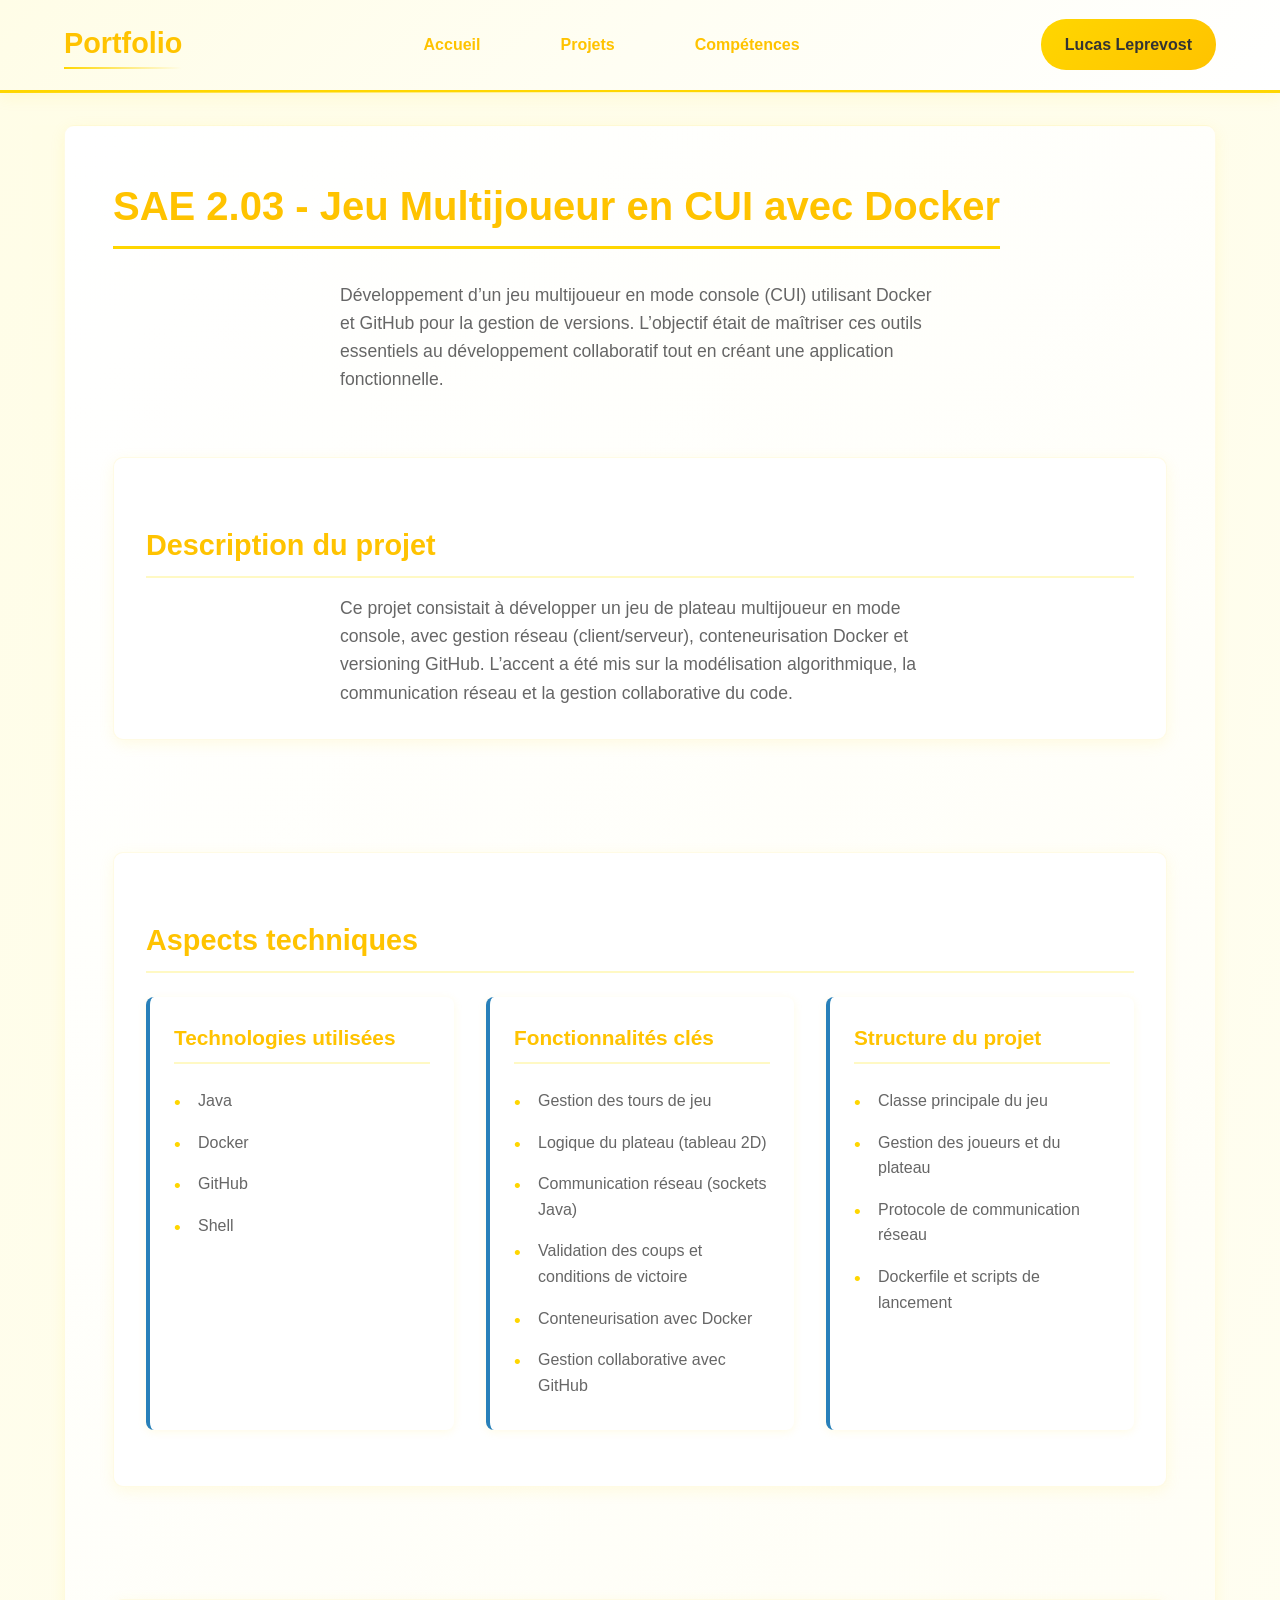
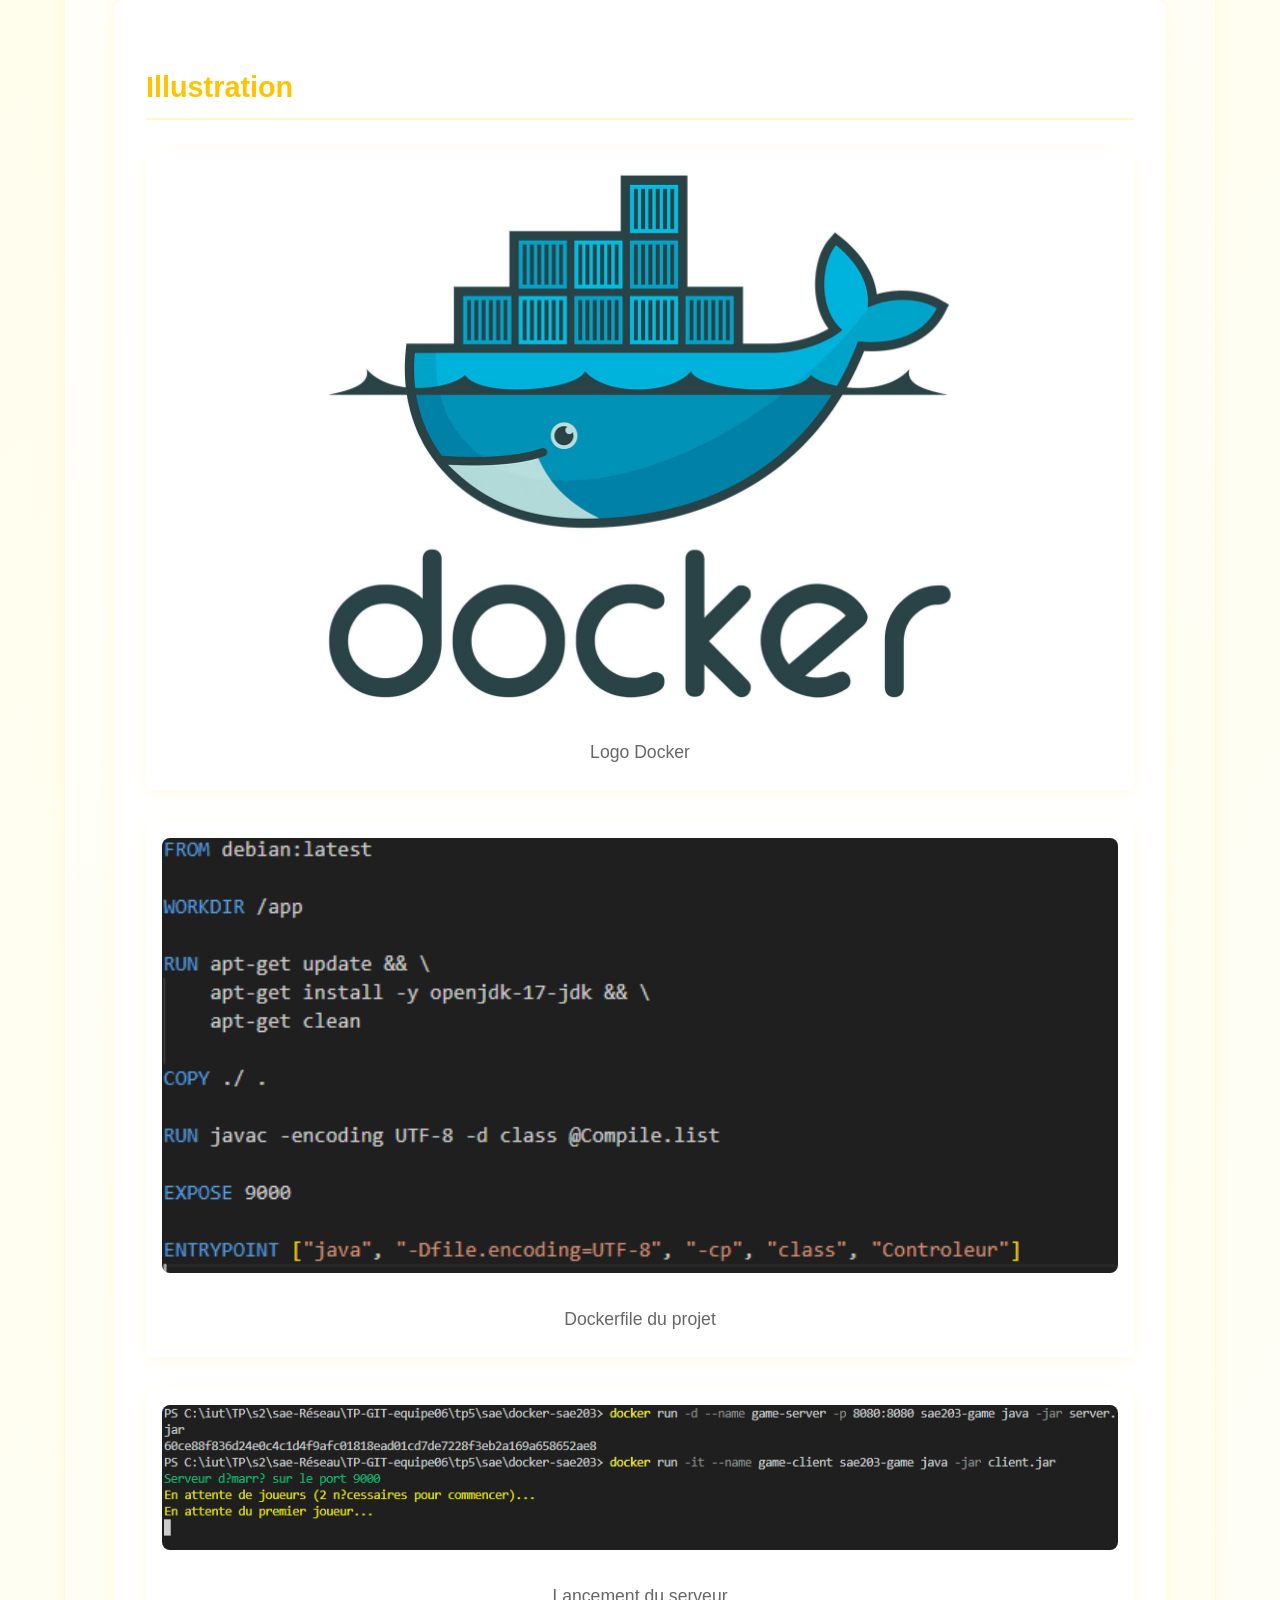
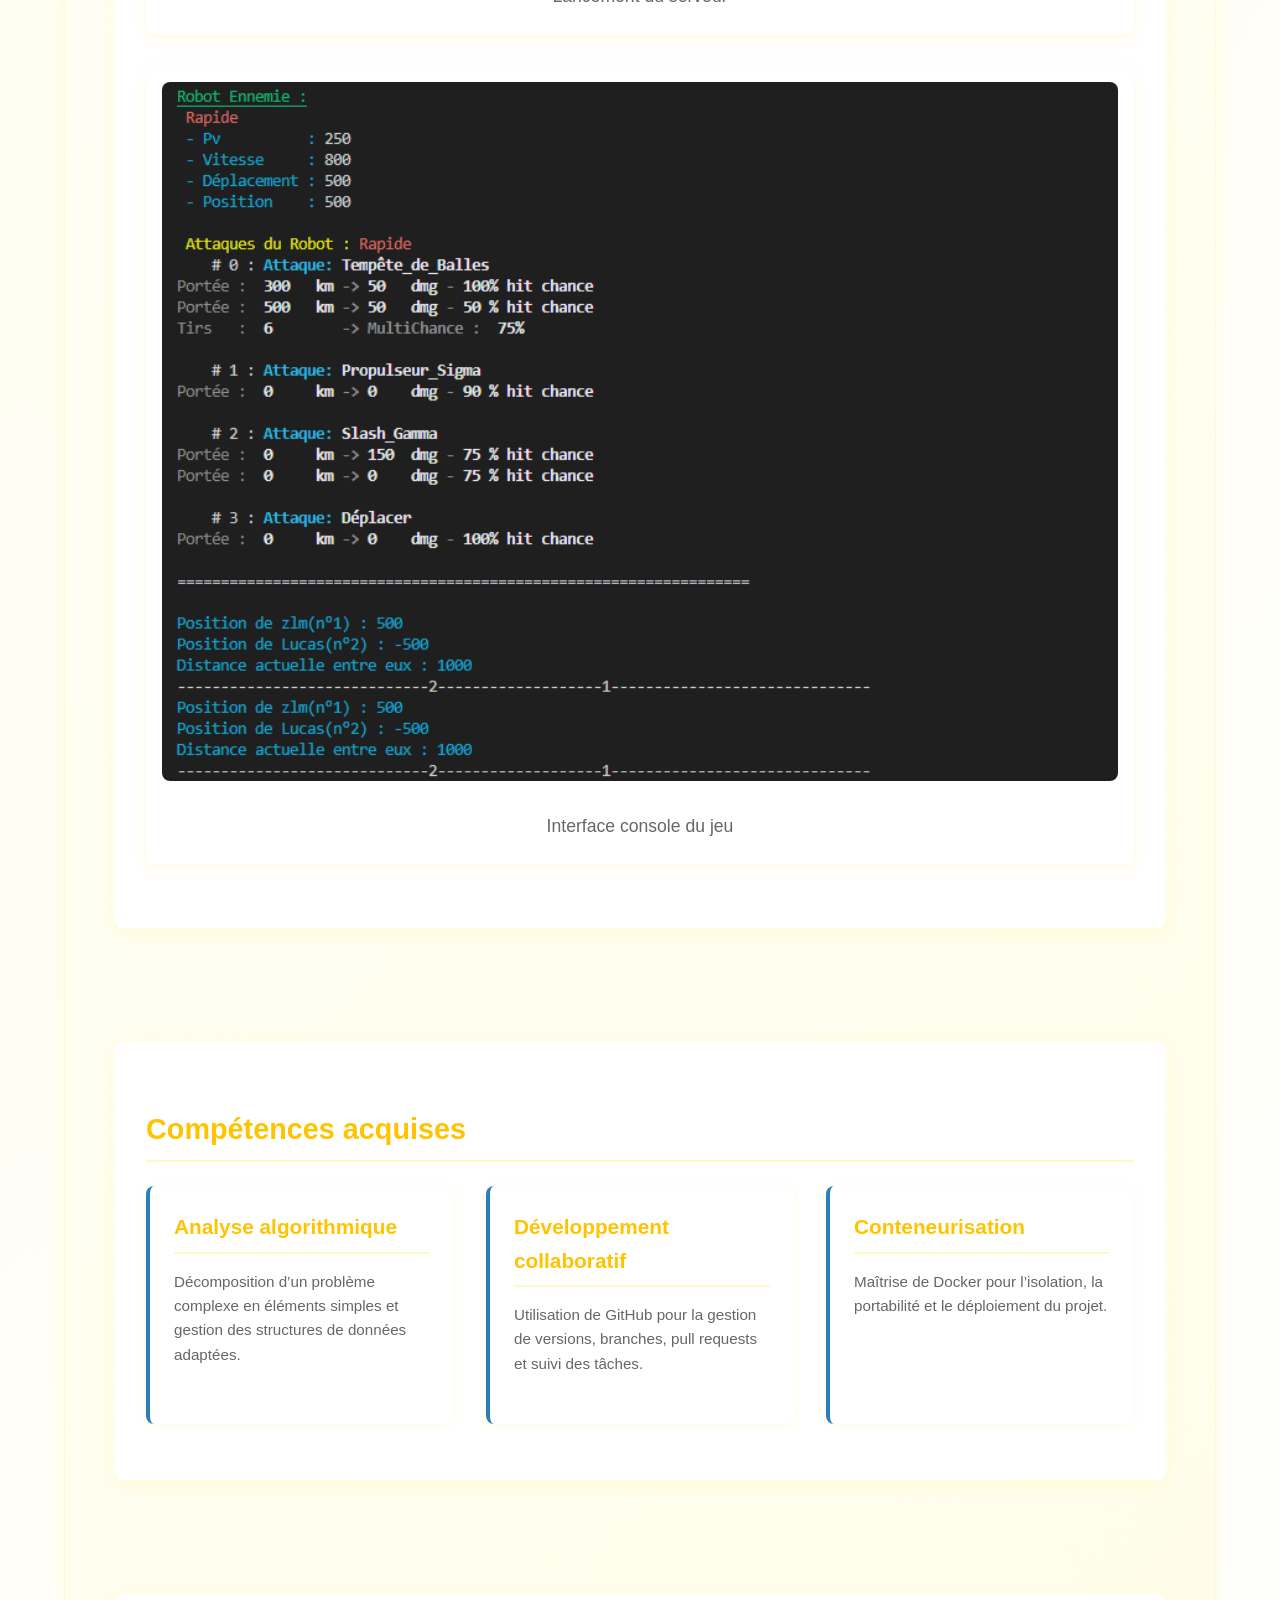
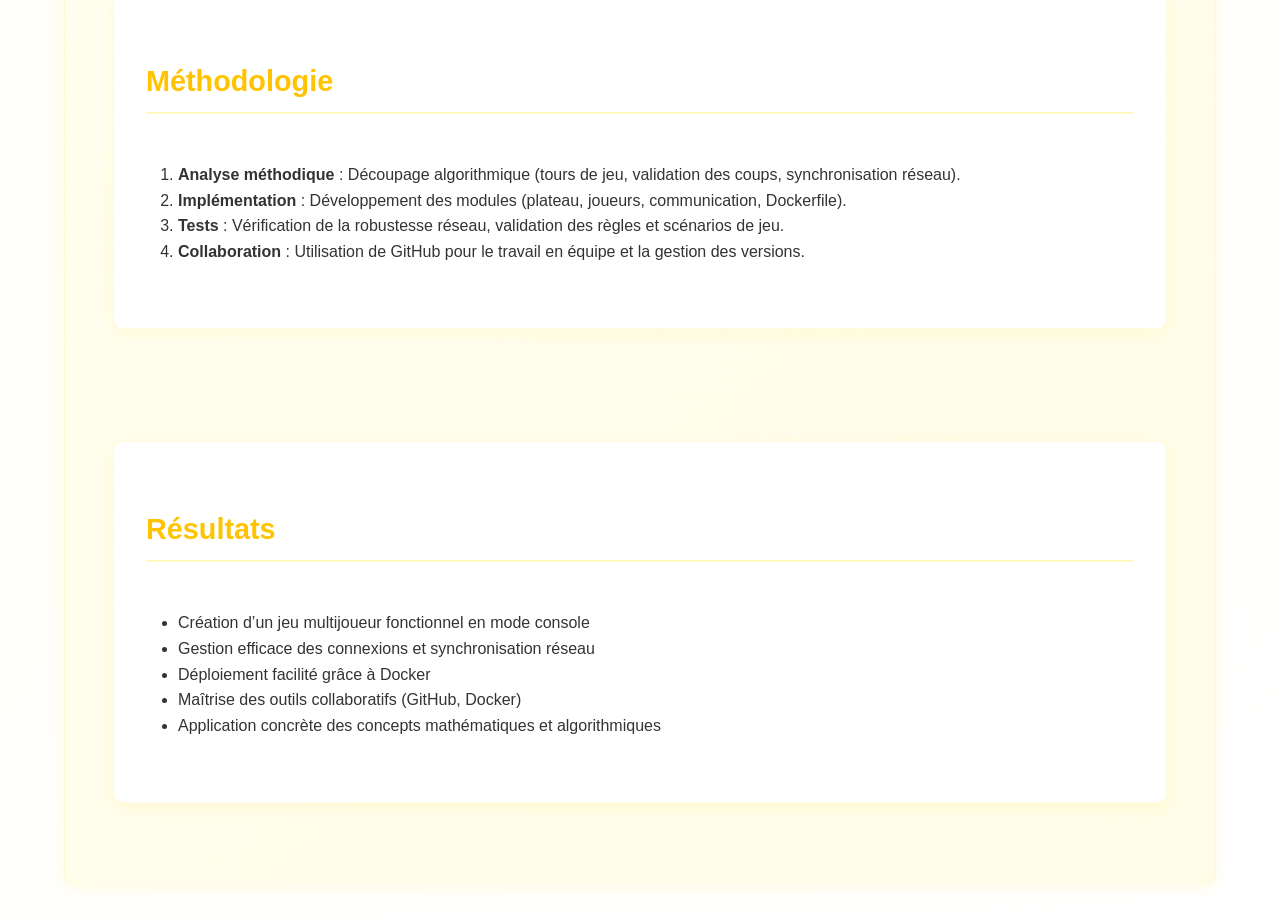
<file: projet/sae2.03/sae2.03.html>
<!DOCTYPE html>
<html lang="fr">
<head>
	<meta charset="UTF-8">
	<title>Lucas Leprevost - Portfolio - SAE 2.03</title>
	<meta name="description" content="Portfolio de Jonathan Leclerc - SAE 2.03 : Jeu Multijoueur en CUI avec Docker">
	<meta name="viewport" content="width=device-width, initial-scale=1.0">
	<link rel="stylesheet" href="../../styles.css">
	<link rel="stylesheet" href="sae2.03.css">
</head>
<body>
	<header class="navbar">
		<div class="logo">Portfolio</div>
		<nav>
			<a href="../../index.html">Accueil</a>
			<a href="../../index.html">Projets</a>
			<a href="../../index.html">Compétences</a>
		</nav>
		<div class="contact">Lucas Leprevost</div>
	</header>

	<main>
		<section class="presentation">
			<h2>SAE 2.03 - Jeu Multijoueur en CUI avec Docker</h2>
			<p class="section-intro">
				Développement d’un jeu multijoueur en mode console (CUI) utilisant Docker et GitHub pour la gestion de versions. L’objectif était de maîtriser ces outils essentiels au développement collaboratif tout en créant une application fonctionnelle.
			</p>
			<div class="project-content">

				<article class="description-section">
					<h3>Description du projet</h3>
					<p>
						Ce projet consistait à développer un jeu de plateau multijoueur en mode console, avec gestion réseau (client/serveur), conteneurisation Docker et versioning GitHub. L’accent a été mis sur la modélisation algorithmique, la communication réseau et la gestion collaborative du code.
					</p>
				</article>

				<article class="technical-section">
					<h3>Aspects techniques</h3>
					<div class="cards">
						<div class="card">
							<h4>Technologies utilisées</h4>
							<ul class="tech-list">
								<li>Java</li>
								<li>Docker</li>
								<li>GitHub</li>
								<li>Shell</li>
							</ul>
						</div>
						<div class="card">
							<h4>Fonctionnalités clés</h4>
							<ul class="tech-list">
								<li>Gestion des tours de jeu</li>
								<li>Logique du plateau (tableau 2D)</li>
								<li>Communication réseau (sockets Java)</li>
								<li>Validation des coups et conditions de victoire</li>
								<li>Conteneurisation avec Docker</li>
								<li>Gestion collaborative avec GitHub</li>
							</ul>
						</div>
						<div class="card">
							<h4>Structure du projet</h4>
							<ul class="tech-list">
								<li>Classe principale du jeu</li>
								<li>Gestion des joueurs et du plateau</li>
								<li>Protocole de communication réseau</li>
								<li>Dockerfile et scripts de lancement</li>
							</ul>
						</div>
					</div>
				</article>

				<article class="gallery-section">
					<h3>Illustration</h3>
					<div class="image-gallery">
						<figure class="gallery-item">
							<img src="../../données/Comp3/image/Docker-Logo-2013-2015.jpg" alt="Logo Docker">
							<figcaption>Logo Docker</figcaption>
						</figure>
						<figure class="gallery-item">
							<img src="../../données/Comp3/image/dockerfile.png" alt="Dockerfile du projet">
							<figcaption>Dockerfile du projet</figcaption>
						</figure>
						<figure class="gallery-item">
							<img src="../../données/Comp3/image/lancementDocker.png" alt="Lancement du serveur">
							<figcaption>Lancement du serveur</figcaption>
						</figure>
						<figure class="gallery-item">
							<img src="../../données/Comp3/image/jeu.png" alt="Interface console du jeu">
							<figcaption>Interface console du jeu</figcaption>
						</figure>
					</div>
				</article>

				<article class="learning-section">
					<h3>Compétences acquises</h3>
					<div class="cards">
						<div class="card">
							<h4>Analyse algorithmique</h4>
							<p>Décomposition d’un problème complexe en éléments simples et gestion des structures de données adaptées.</p>
						</div>
						<div class="card">
							<h4>Développement collaboratif</h4>
							<p>Utilisation de GitHub pour la gestion de versions, branches, pull requests et suivi des tâches.</p>
						</div>
						<div class="card">
							<h4>Conteneurisation</h4>
							<p>Maîtrise de Docker pour l’isolation, la portabilité et le déploiement du projet.</p>
						</div>
					</div>
				</article>

				<article class="methodology-section">
					<h3>Méthodologie</h3>
					<div class="methodology-content">
						<ol>
							<li><strong>Analyse méthodique</strong> : Découpage algorithmique (tours de jeu, validation des coups, synchronisation réseau).</li>
							<li><strong>Implémentation</strong> : Développement des modules (plateau, joueurs, communication, Dockerfile).</li>
							<li><strong>Tests</strong> : Vérification de la robustesse réseau, validation des règles et scénarios de jeu.</li>
							<li><strong>Collaboration</strong> : Utilisation de GitHub pour le travail en équipe et la gestion des versions.</li>
						</ol>
					</div>
				</article>

				<article class="results-section">
					<h3>Résultats</h3>
					<div class="results-content">
						<ul>
							<li>Création d’un jeu multijoueur fonctionnel en mode console</li>
							<li>Gestion efficace des connexions et synchronisation réseau</li>
							<li>Déploiement facilité grâce à Docker</li>
							<li>Maîtrise des outils collaboratifs (GitHub, Docker)</li>
							<li>Application concrète des concepts mathématiques et algorithmiques</li>
						</ul>
					</div>
				</article>

			</div>
		</section>
</file>
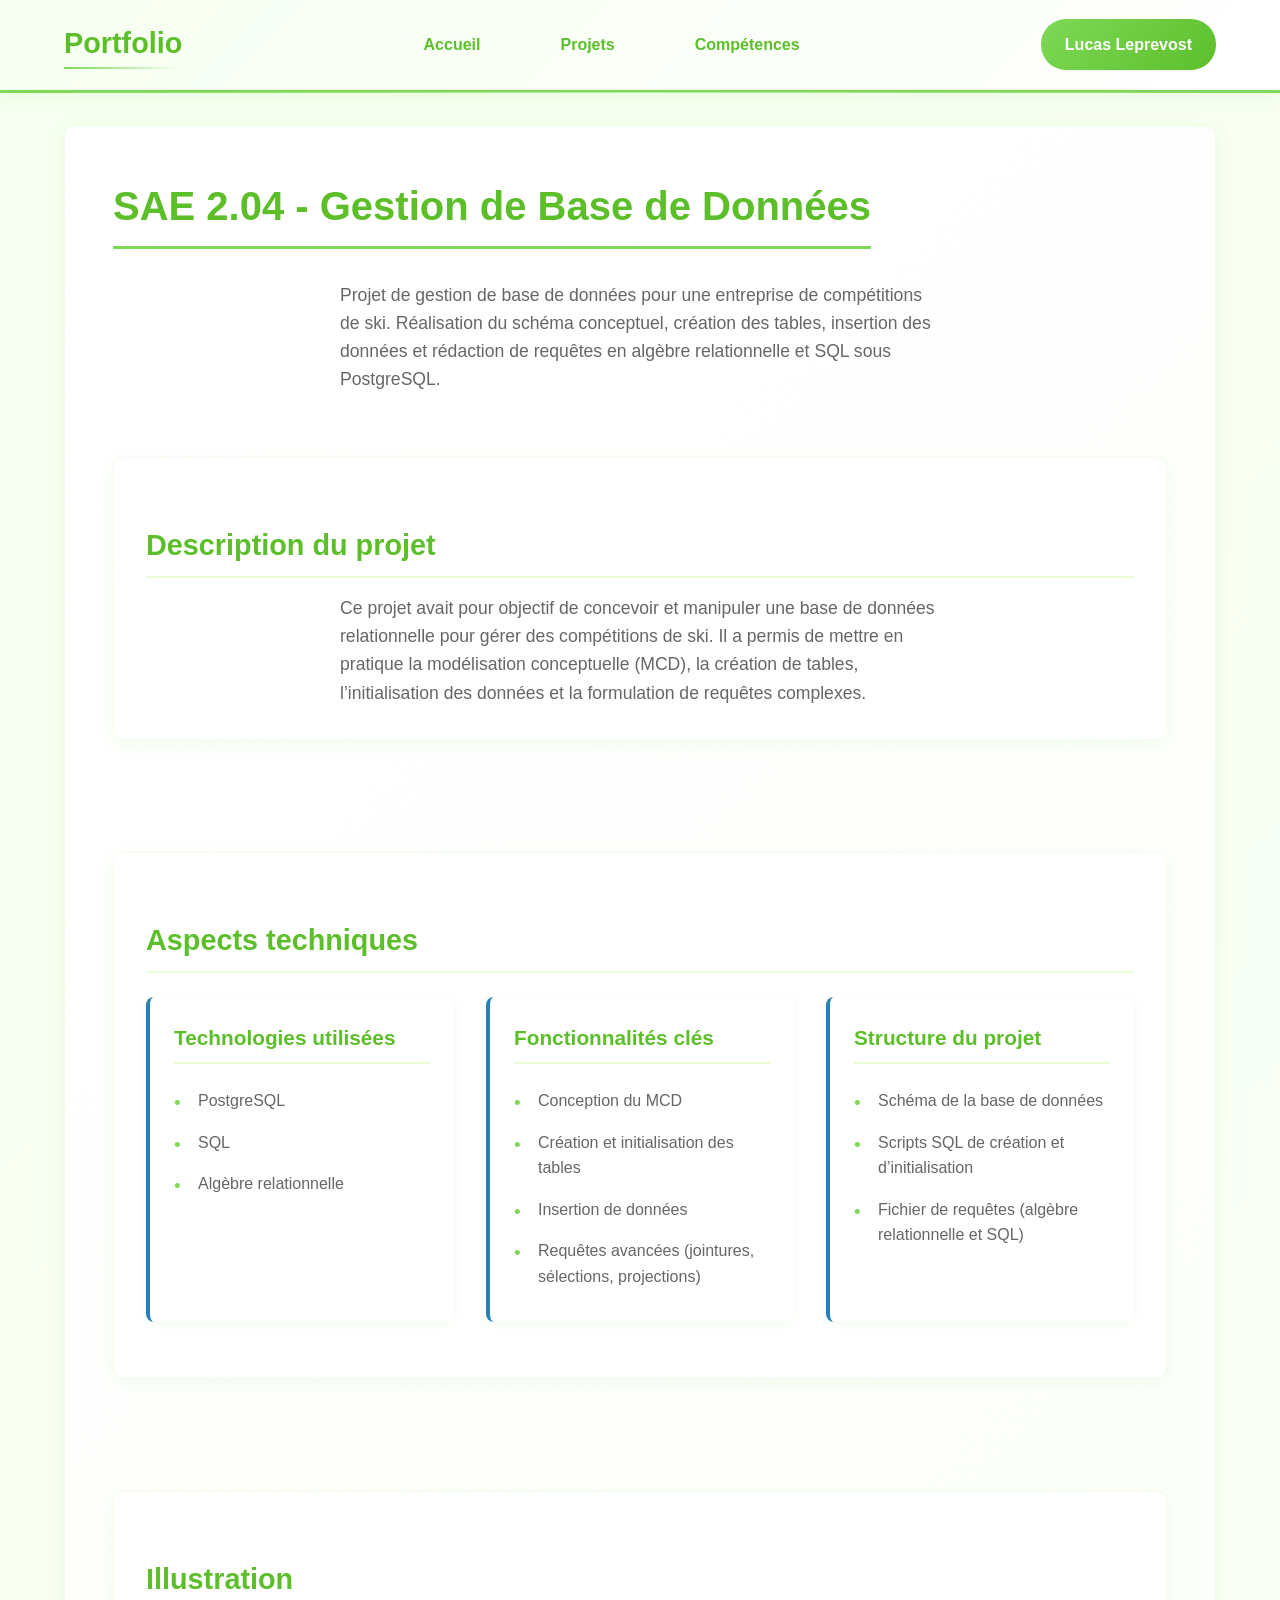
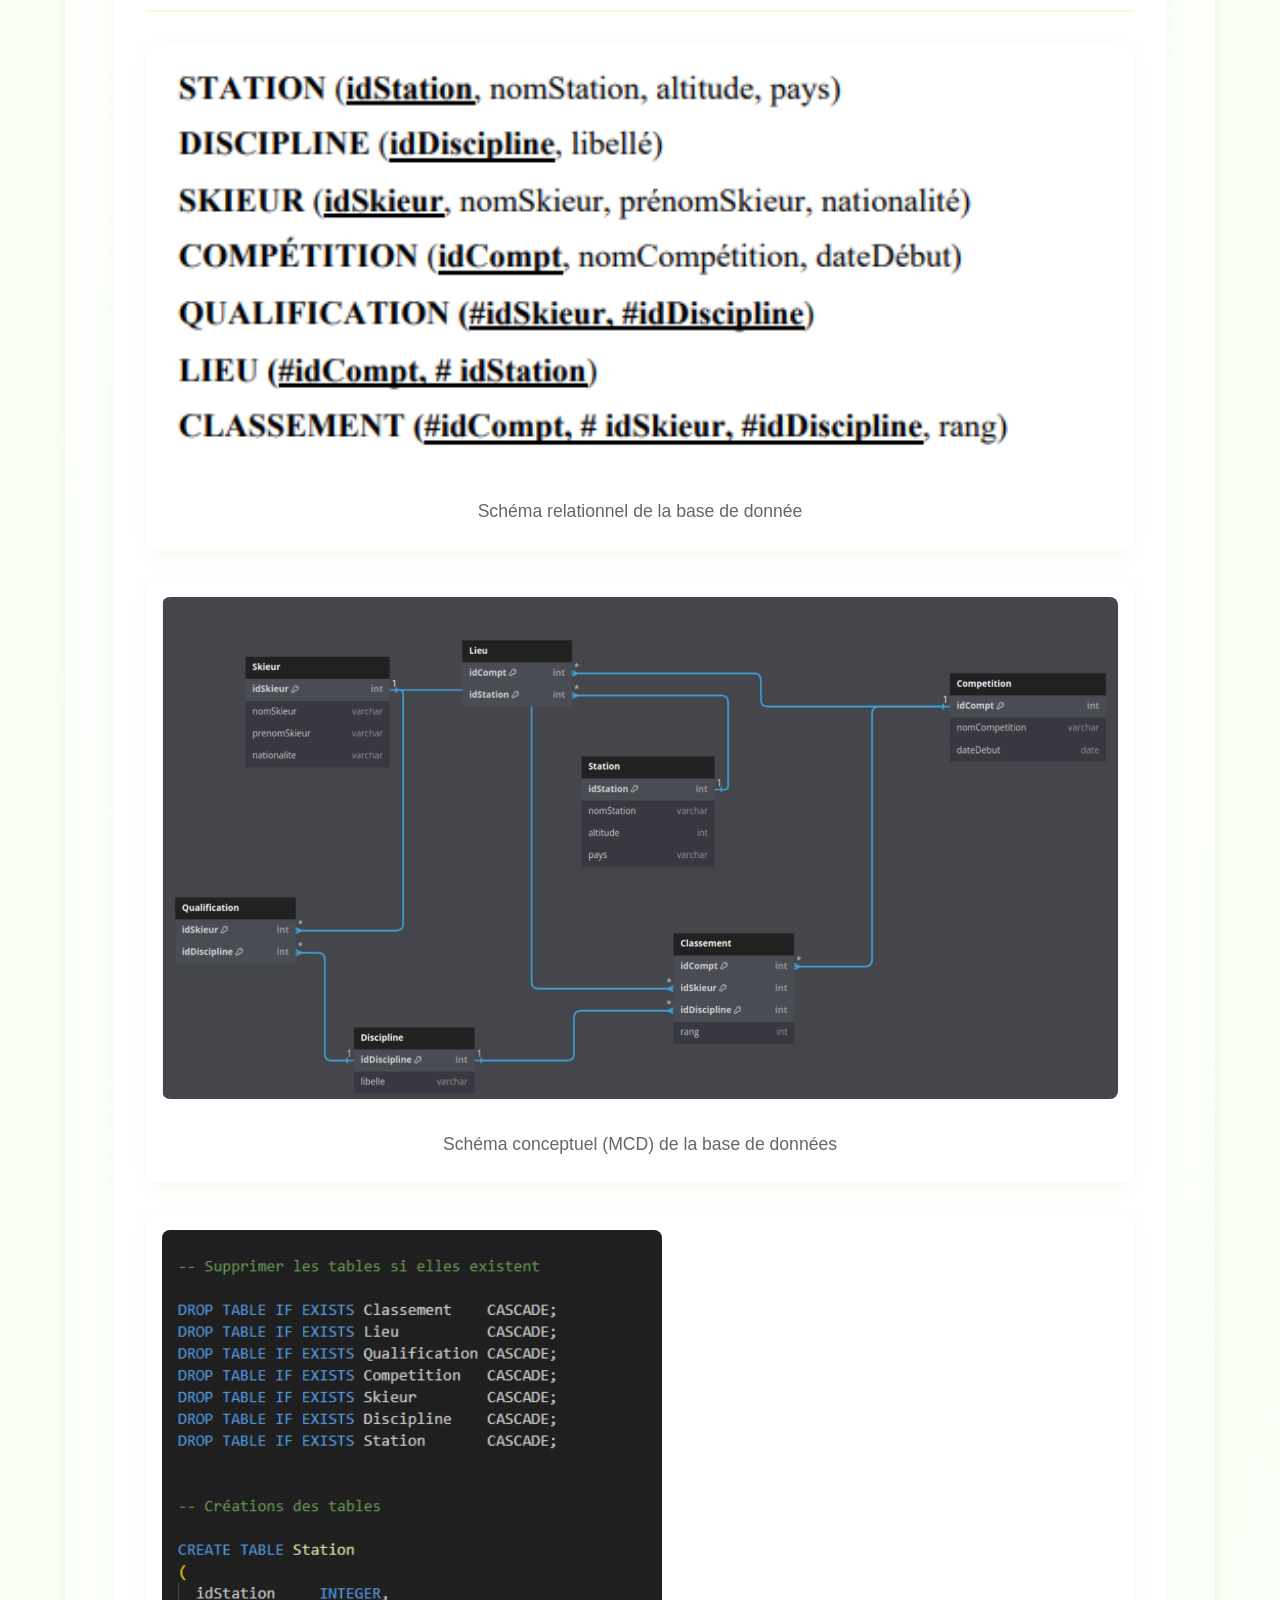
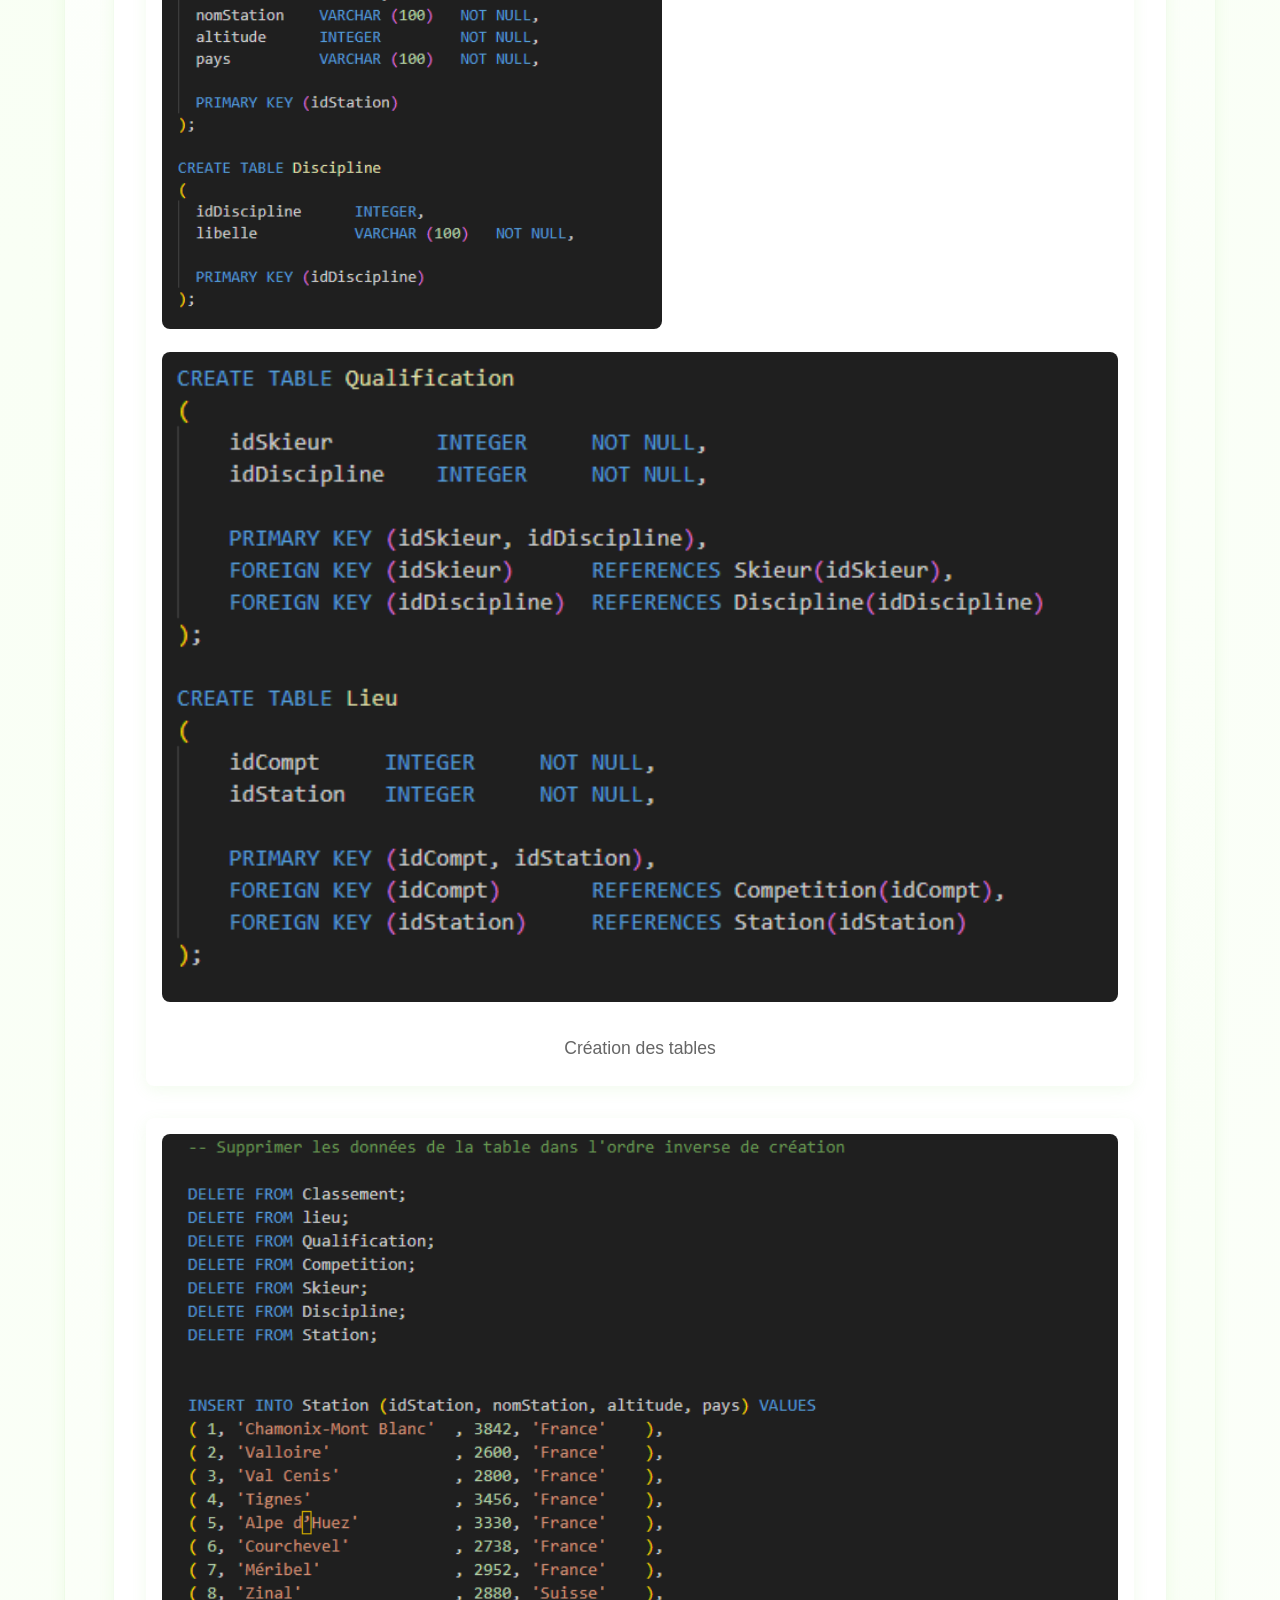
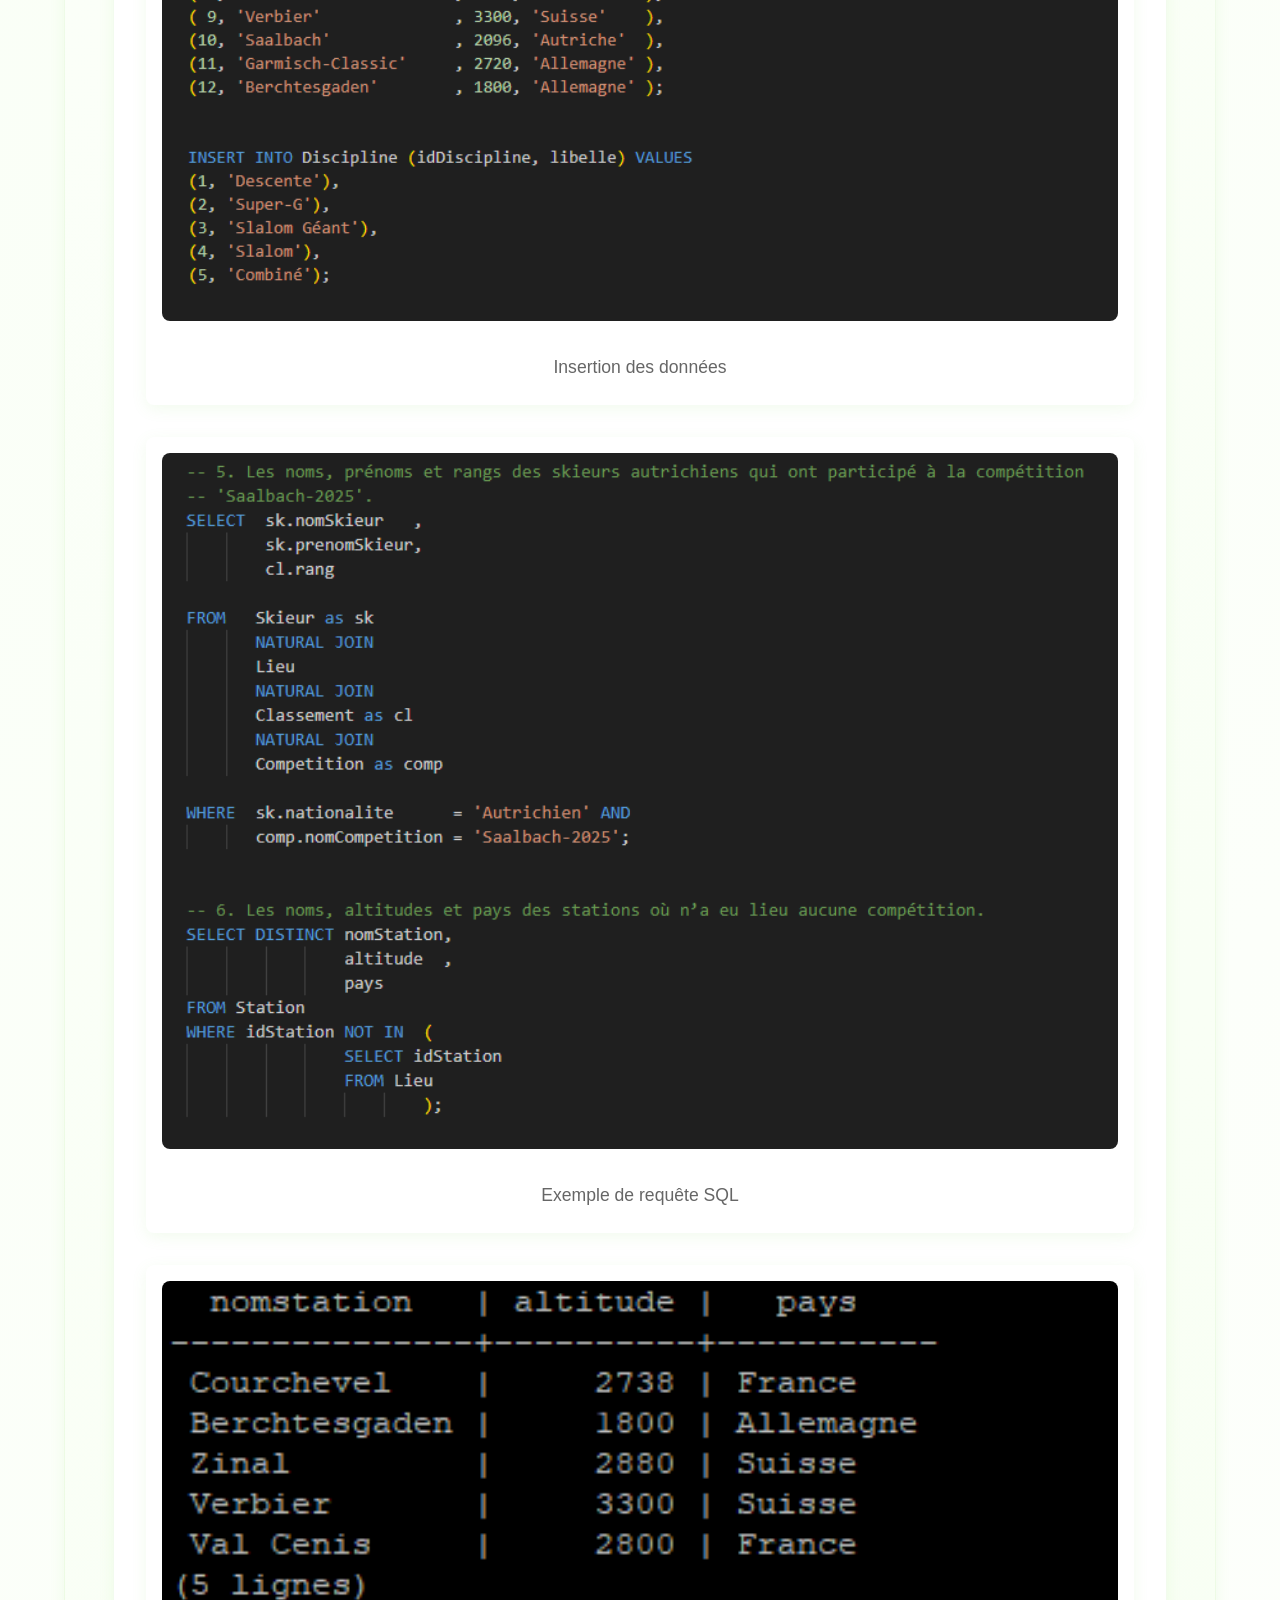
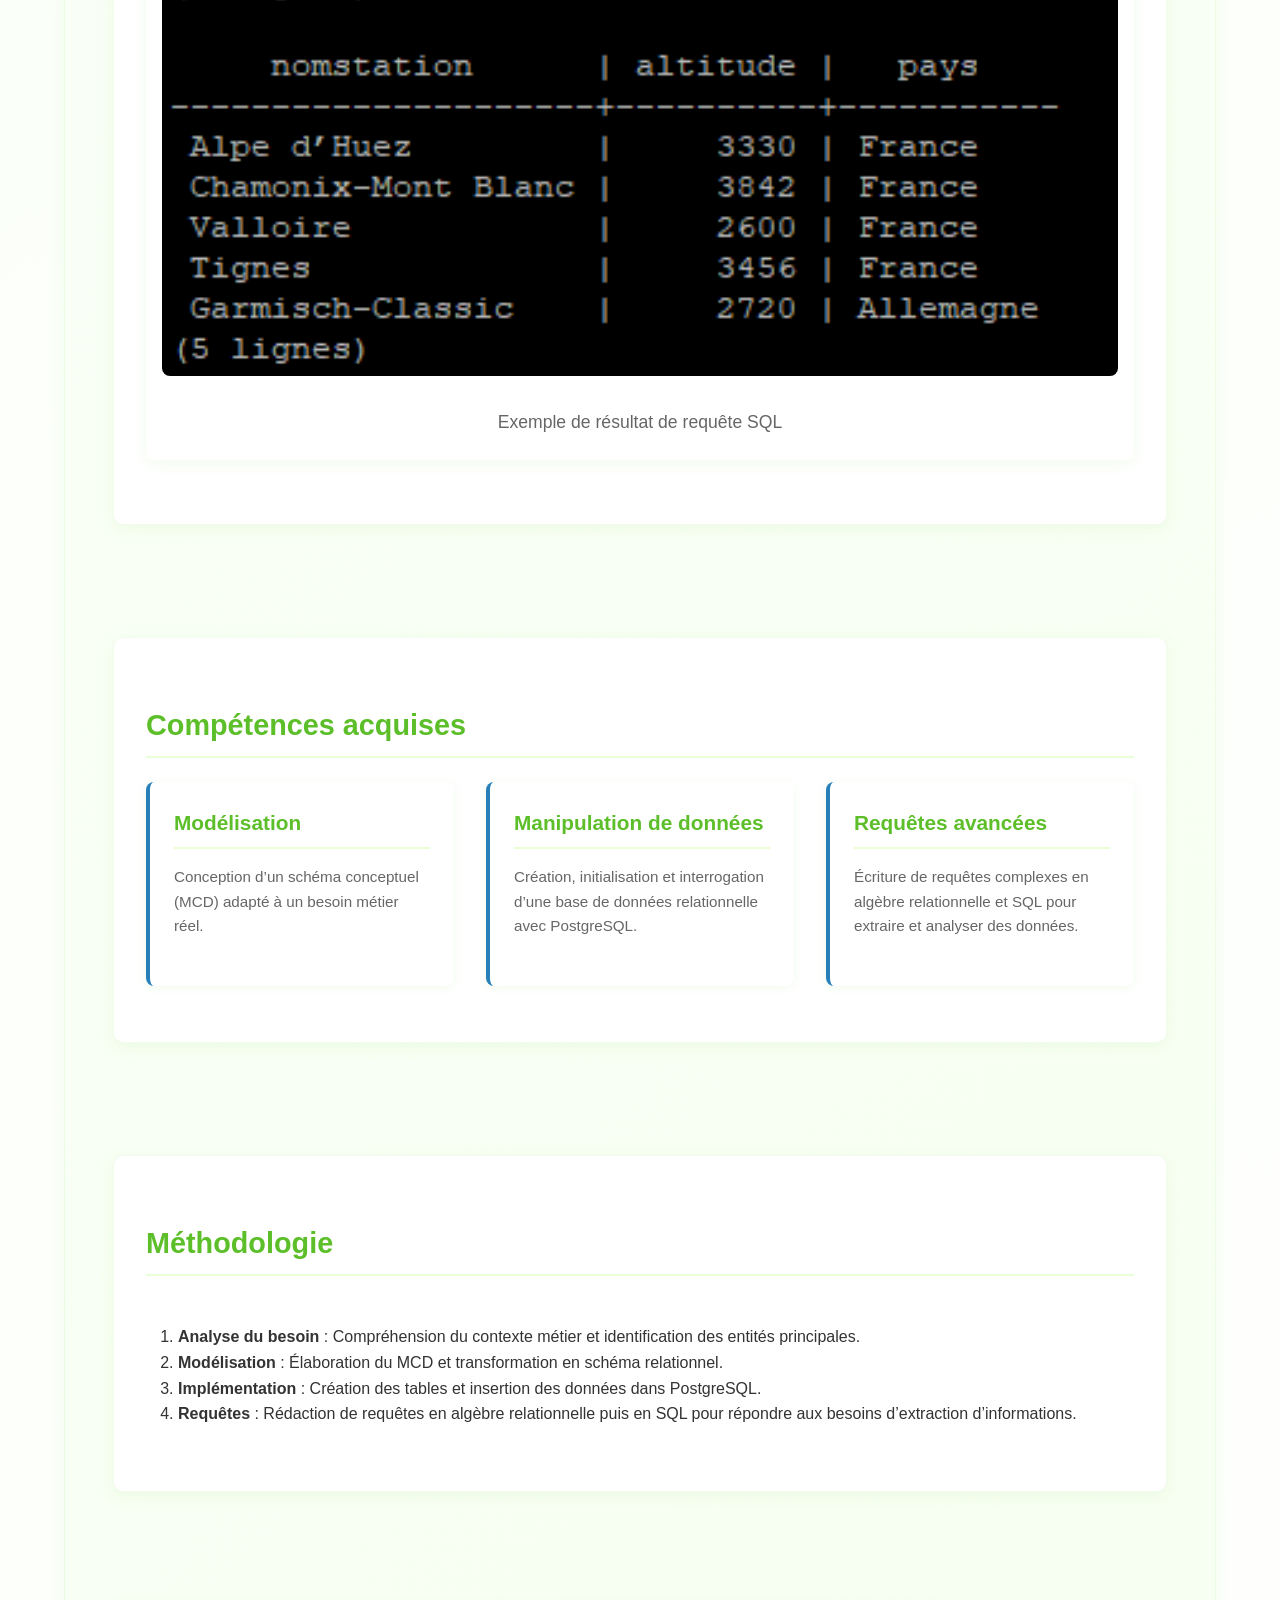
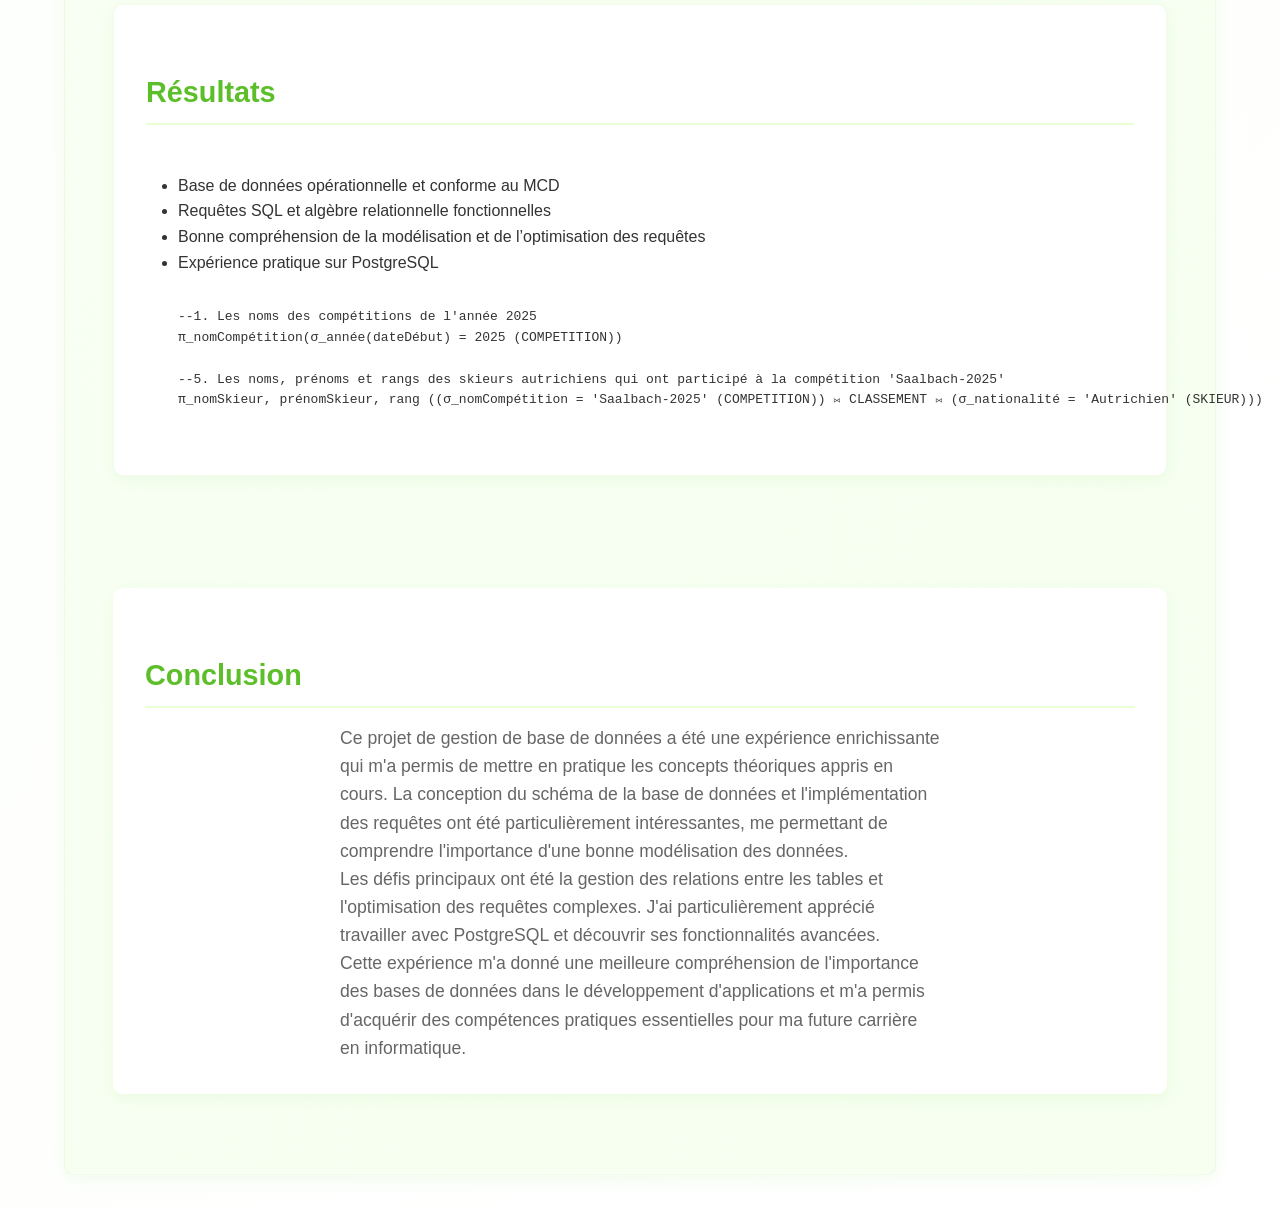
<file: projet/sae2.04/sae2.04.html>
<!DOCTYPE html>
<html lang="fr">
<head>
	<meta charset="UTF-8">
	<meta name="viewport" content="width=device-width, initial-scale=1.0">
	<title>Lucas Leprevost - Portfolio - SAE 2.04</title>
	<link rel="stylesheet" href="../../styles.css">
	<link rel="stylesheet" href="sae2.04.css">
</head>
<body>
	<header class="navbar">
		<div class="logo">Portfolio</div>
		<nav>
			<a href="../../index.html">Accueil</a>
			<a href="../../index.html">Projets</a>
			<a href="../../index.html">Compétences</a>
		</nav>
		<div class="contact">Lucas Leprevost</div>
	</header>

	<main>
		<section class="presentation">
			<h2>SAE 2.04 - Gestion de Base de Données</h2>
			<p class="section-intro">
				Projet de gestion de base de données pour une entreprise de compétitions de ski. Réalisation du schéma conceptuel, création des tables, insertion des données et rédaction de requêtes en algèbre relationnelle et SQL sous PostgreSQL.
			</p>
			<div class="project-content">

				<article class="description-section">
					<h3>Description du projet</h3>
					<p>
						Ce projet avait pour objectif de concevoir et manipuler une base de données relationnelle pour gérer des compétitions de ski. Il a permis de mettre en pratique la modélisation conceptuelle (MCD), la création de tables, l’initialisation des données et la formulation de requêtes complexes.
					</p>
				</article>

				<article class="technical-section">
					<h3>Aspects techniques</h3>
					<div class="cards">
						<div class="card">
							<h4>Technologies utilisées</h4>
							<ul class="tech-list">
								<li>PostgreSQL</li>
								<li>SQL</li>
								<li>Algèbre relationnelle</li>
							</ul>
						</div>
						<div class="card">
							<h4>Fonctionnalités clés</h4>
							<ul class="tech-list">
								<li>Conception du MCD</li>
								<li>Création et initialisation des tables</li>
								<li>Insertion de données</li>
								<li>Requêtes avancées (jointures, sélections, projections)</li>
							</ul>
						</div>
						<div class="card">
							<h4>Structure du projet</h4>
							<ul class="tech-list">
								<li>Schéma de la base de données</li>
								<li>Scripts SQL de création et d’initialisation</li>
								<li>Fichier de requêtes (algèbre relationnelle et SQL)</li>
							</ul>
						</div>
					</div>
				</article>

				<article class="gallery-section">
					<h3>Illustration</h3>
					<div class="image-gallery">
						<figure class="gallery-item">
							<img src="../../données/Comp 4/acema relation.png" alt="Schéma de la base de données">
							<figcaption>Schéma relationnel de la base de donnée</figcaption>
						</figure>
						<figure class="gallery-item">
							<img src="../../données/Comp 4/diagramme-comp4.png" alt="Schéma de la base de données">
							<figcaption>Schéma conceptuel (MCD) de la base de données</figcaption>
						</figure>
						<figure class="gallery-item">
							<img src="../../données/Comp 4/create.png" alt="Création des tables" style="max-width:500px; height:auto;">
							<img src="../../données/Comp 4/create2.png" alt="Création des tables">
							<figcaption>Création des tables</figcaption>
						</figure>
						<figure class="gallery-item">
							<img src="../../données/Comp 4/init.png" alt="Insertion des données">
							<figcaption>Insertion des données</figcaption>
						</figure>
						<figure class="gallery-item">
							<img src="../../données/Comp 4/rq.png" alt="Requêtes SQL">
							<figcaption>Exemple de requête SQL</figcaption>
						</figure>
						<figure class="gallery-item">
							<img src="../../données/Comp 4/resultarq.png" alt="Requêtes SQL">
							<figcaption>Exemple de résultat de requête SQL</figcaption>
						</figure>
					</div>
				</article>

				<article class="learning-section">
					<h3>Compétences acquises</h3>
					<div class="cards">
						<div class="card">
							<h4>Modélisation</h4>
							<p>Conception d’un schéma conceptuel (MCD) adapté à un besoin métier réel.</p>
						</div>
						<div class="card">
							<h4>Manipulation de données</h4>
							<p>Création, initialisation et interrogation d’une base de données relationnelle avec PostgreSQL.</p>
						</div>
						<div class="card">
							<h4>Requêtes avancées</h4>
							<p>Écriture de requêtes complexes en algèbre relationnelle et SQL pour extraire et analyser des données.</p>
						</div>
					</div>
				</article>

				<article class="methodology-section">
					<h3>Méthodologie</h3>
					<div class="methodology-content">
						<ol>
							<li><strong>Analyse du besoin</strong> : Compréhension du contexte métier et identification des entités principales.</li>
							<li><strong>Modélisation</strong> : Élaboration du MCD et transformation en schéma relationnel.</li>
							<li><strong>Implémentation</strong> : Création des tables et insertion des données dans PostgreSQL.</li>
							<li><strong>Requêtes</strong> : Rédaction de requêtes en algèbre relationnelle puis en SQL pour répondre aux besoins d’extraction d’informations.</li>
						</ol>
					</div>
				</article>

				<article class="results-section">
					<h3>Résultats</h3>
					<div class="results-content">
						<ul>
							<li>Base de données opérationnelle et conforme au MCD</li>
							<li>Requêtes SQL et algèbre relationnelle fonctionnelles</li>
							<li>Bonne compréhension de la modélisation et de l’optimisation des requêtes</li>
							<li>Expérience pratique sur PostgreSQL</li>
						</ul>
						<div class="terminal" style="margin-top:2rem;">
							<pre>--1. Les noms des compétitions de l'année 2025
π_nomCompétition(σ_année(dateDébut) = 2025 (COMPETITION))

--5. Les noms, prénoms et rangs des skieurs autrichiens qui ont participé à la compétition 'Saalbach-2025'
π_nomSkieur, prénomSkieur, rang ((σ_nomCompétition = 'Saalbach-2025' (COMPETITION)) ⨝ CLASSEMENT ⨝ (σ_nationalité = 'Autrichien' (SKIEUR)))</pre>
						</div>
					</div>
				</article>

				<article class="conclusion-section">
					<h3>Conclusion</h3>
					<p>
						Ce projet de gestion de base de données a été une expérience enrichissante qui m'a permis de mettre en pratique les concepts théoriques appris en cours. La conception du schéma de la base de données et l'implémentation des requêtes ont été particulièrement intéressantes, me permettant de comprendre l'importance d'une bonne modélisation des données.
					</p>
					<p>
						Les défis principaux ont été la gestion des relations entre les tables et l'optimisation des requêtes complexes. J'ai particulièrement apprécié travailler avec PostgreSQL et découvrir ses fonctionnalités avancées.
					</p>
					<p>
						Cette expérience m'a donné une meilleure compréhension de l'importance des bases de données dans le développement d'applications et m'a permis d'acquérir des compétences pratiques essentielles pour ma future carrière en informatique.
					</p>
				</article>

			</div>
		</section>
	</main>
</body>
</html>
</file>
<file: styles.css>
/* Reset CSS basique */
* {
    margin: 0;
    padding: 0;
    box-sizing: border-box;
}

body {
    font-family: 'Segoe UI', Tahoma, Geneva, Verdana, sans-serif;
    background: linear-gradient(135deg, #edf7ff 0%, #ffffff 100%);
    color: #333;
    line-height: 1.6;
}

/* Navigation */
.navbar {
    background: linear-gradient(135deg, #f5f9ff 0%, #ffffff 100%);
    border-bottom: 3px solid #2980b9;
    padding: 1.2rem 5%;
    position: relative;
    display: flex;
    justify-content: space-between;
    align-items: center;
    box-shadow: 0 4px 15px rgba(41, 128, 185, 0.1);
}

.navbar::after {
    content: '';
    position: absolute;
    bottom: -3px;
    left: 0;
    width: 100%;
    height: 1px;
    background: linear-gradient(90deg, transparent, #7fbaff, transparent);
}

.logo {
    color: #1a5c88;
    font-size: 1.8rem;
    position: relative;
    padding-bottom: 3px;
    font-weight: bold;
}

.logo::after {
    content: '';
    position: absolute;
    bottom: 0;
    left: 0;
    width: 100%;
    height: 2px;
    background: linear-gradient(90deg, #2980b9, transparent);
}

nav {
    display: flex;
    gap: 2rem;
}

nav a {
    color: #1a5c88;
    text-decoration: none;
    font-weight: 600;
    position: relative;
    padding: 0.7rem 1.5rem;
    transition: all 0.3s ease;
}

nav a::before {
    content: '';
    position: absolute;
    bottom: 0;
    left: 0;
    width: 100%;
    height: 2px;
    background: #2980b9;
    transform: scaleX(0);
    transform-origin: right;
    transition: transform 0.3s ease;
}

nav a:hover::before {
    transform: scaleX(1);
    transform-origin: left;
}

nav a:hover {
    background: linear-gradient(135deg, #7fbaff 0%, #2980b9 100%);
    color: white;
    transform: translateY(-2px);
}

.contact {
    background: linear-gradient(135deg, #2980b9 0%, #1a5c88 100%);
    color: white;
    padding: 0.8rem 1.5rem;
    border-radius: 25px;
    font-weight: bold;
    position: relative;
    overflow: hidden;
    transition: all 0.3s ease;
    border: none;
    cursor: pointer;
}

.contact:hover {
    transform: translateY(-2px);
    box-shadow: 0 4px 15px rgba(41, 128, 185, 0.3);
}

/* Contenu principal */
main {
    padding: 2rem 5%;
    max-width: 1200px;
    margin: 0 auto;
}

/* Section Présentation */
.presentation {
    background: linear-gradient(135deg, #ffffff 0%, #f5f9ff 100%);
    margin: 2rem 0;
    padding: 2rem;
    border-radius: 10px;
    box-shadow: 0 4px 15px rgba(41, 128, 185, 0.1);
    text-align: center;
    border: 1px solid rgba(41, 128, 185, 0.1);
}

.presentation h2 {
    font-size: 2rem;
    color: #1a5c88;
    margin-bottom: 1rem;
    border-bottom: 3px solid #2980b9;
    display: inline-block;
    padding-bottom: 0.5rem;
}

.presentation p {
    font-size: 1.1rem;
    color: #666;
    max-width: 600px;
    margin: 0 auto;
}

/* Section Compétences */
.competences {
    background: linear-gradient(135deg, #ffffff 0%, #f5f9ff 100%);
    padding: 2rem;
    margin: 2rem 0;
    border-radius: 10px;
    box-shadow: 0 4px 15px rgba(41, 128, 185, 0.1);
    border: 1px solid rgba(41, 128, 185, 0.1);
}

.competences h2 {
    text-align: center;
    font-size: 2rem;
    color: #1a5c88;
    margin-bottom: 2rem;
    border-bottom: 3px solid #2980b9;
    display: inline-block;
    padding-bottom: 0.5rem;
}

.cards {
    display: grid;
    grid-template-columns: repeat(auto-fit, minmax(300px, 1fr));
    gap: 1.5rem;
}

.card {
    background: white;
    padding: 1.5rem;
    border-radius: 8px;
    border-left: 4px solid #2980b9;
    position: relative;
    overflow: hidden;
    transition: transform 0.3s;
}

.card::before {
    content: '';
    position: absolute;
    top: 0;
    left: 0;
    width: 100%;
    height: 4px;
    background: linear-gradient(90deg, #2980b9, #7fbaff);
    transform: translateX(-100%);
    transition: transform 0.3s ease;
}

.card:hover {
    transform: translateY(-3px);
    box-shadow: 0 8px 15px rgba(41, 128, 185, 0.2);
}

.card:hover::before {
    transform: translateX(0);
}

.card h3 {
    color: #1a5c88;
    margin-bottom: 0.5rem;
    font-size: 1.2rem;
    border-bottom: 2px solid #edf7ff;
    padding-bottom: 0.5rem;
}

.card p {
    color: #666;
    font-size: 0.95rem;
}

.card a {
    text-decoration: none;
}

/* Section Tableau */
.tableau {
    background: linear-gradient(135deg, #ffffff 0%, #f5f9ff 100%);
    margin: 2rem 0;
    padding: 2rem;
    border-radius: 10px;
    box-shadow: 0 4px 15px rgba(41, 128, 185, 0.1);
    border: 1px solid rgba(41, 128, 185, 0.1);
}

.tableau h3 {
    text-align: center;
    font-size: 1.5rem;
    color: #1a5c88;
    margin-bottom: 1.5rem;
    border-bottom: 3px solid #2980b9;
    display: inline-block;
    padding-bottom: 0.5rem;
}

table {
    width: 100%;
    border-collapse: collapse;
    background-color: white;
    border-radius: 8px;
    overflow: hidden;
    border: 1px solid rgba(41, 128, 185, 0.1);
    box-shadow: 0 4px 15px rgba(41, 128, 185, 0.05);
}

th, td {
    padding: 0.8rem;
    text-align: center;
    border-bottom: 1px solid #edf7ff;
}

thead th {
    background: linear-gradient(135deg, #2980b9 0%, #1a5c88 100%);
    color: white;
    font-weight: 600;
}

tbody td:first-child {
    text-align: left;
    font-weight: 500;
    background-color: #f5f9ff;
}

.oui {
    color: #2980b9;
    font-weight: bold;
}

.non {
    color: #95a5a6;
}

tbody tr:hover {
    background-color: #f5f9ff;
}
</file>
<file: projet/projet.css>
/* Base styles */
* {
    margin: 0;
    padding: 0;
    box-sizing: border-box;
}

body {
    font-family: 'Segoe UI', Tahoma, Geneva, Verdana, sans-serif;
    line-height: 1.6;
    color: #333;
    background: linear-gradient(135deg, #edf7ff 0%, #ffffff 100%);
}

/* Navigation styles */
.navbar {
    background: linear-gradient(135deg, #f5f9ff 0%, #ffffff 100%);
    border-bottom: 3px solid #2980b9;
    padding: 1.2rem 5%;
    position: relative;
    display: flex;
    justify-content: space-between;
    align-items: center;
    box-shadow: 0 4px 15px rgba(41, 128, 185, 0.1);
}

.navbar::after {
    content: '';
    position: absolute;
    bottom: -3px;
    left: 0;
    width: 100%;
    height: 1px;
    background: linear-gradient(90deg, transparent, #7fbaff, transparent);
}

.logo {
    color: #1a5c88;
    font-size: 1.8rem;
    position: relative;
    padding-bottom: 3px;
}

.logo::after {
    content: '';
    position: absolute;
    bottom: 0;
    left: 0;
    width: 100%;
    height: 2px;
    background: linear-gradient(90deg, #2980b9, transparent);
}

nav {
    display: flex;
    gap: 2rem;
}

nav a {
    color: #1a5c88 !important;
    font-weight: 600 !important;
    position: relative;
    transition: all 0.3s ease;
    padding: 0.7rem 1.5rem !important;
    text-decoration: none;
}

nav a::before {
    content: '';
    position: absolute;
    bottom: 0;
    left: 0;
    width: 100%;
    height: 2px;
    background: #2980b9;
    transform: scaleX(0);
    transform-origin: right;
    transition: transform 0.3s ease;
}

nav a:hover::before {
    transform: scaleX(1);
    transform-origin: left;
}

nav a:hover {
    background: linear-gradient(135deg, #7fbaff 0%, #2980b9 100%) !important;
    color: white !important;
    transform: translateY(-2px);
}

.contact {
    background: linear-gradient(135deg, #2980b9 0%, #1a5c88 100%) !important;
    color: white !important;
    padding: 0.8rem 1.5rem !important;
    border-radius: 25px !important;
    font-weight: bold;
    position: relative;
    overflow: hidden;
    transition: all 0.3s ease;
}

.contact:hover {
    transform: translateY(-2px);
    box-shadow: 0 4px 15px rgba(41, 128, 185, 0.3);
}

/* Main content layout */
main {
    max-width: 1200px;
    margin: 0 auto;
    padding: 2rem;
}

/* Styles spécifiques pour la page projets */
.presentation {
    text-align: left;
    padding: 3rem;
    background: linear-gradient(135deg, #ffffff 0%, #f5f9ff 100%);
    margin: 2rem 0;
    border-radius: 10px;
    box-shadow: 0 4px 15px rgba(41, 128, 185, 0.1);
    border: 1px solid rgba(41, 128, 185, 0.1);
}

.presentation h2 {
    font-size: 2.5rem;
    margin-bottom: 2rem;
    color: #1a5c88;
    border-bottom: 3px solid #2980b9;
    display: inline-block;
    padding-bottom: 0.5rem;
}

.section-intro {
    color: #666;
    font-size: 1.1rem;
    max-width: 800px;
    margin: 0 auto 2rem auto;
    line-height: 1.6;
    text-align: center;
}

/* Cards grid layout */
.cards {
    display: grid;
    grid-template-columns: repeat(auto-fit, minmax(300px, 1fr));
    gap: 2rem;
    margin-top: 2rem;
}

.card {
    background: white;
    padding: 1.5rem;
    border-radius: 8px;
    border-left: 4px solid #2980b9;
    display: flex;
    flex-direction: column;
    justify-content: space-between;
    box-shadow: 0 4px 6px rgba(0, 0, 0, 0.1);
    transition: transform 0.3s, box-shadow 0.3s;
    position: relative;
    overflow: hidden;
    cursor: pointer;
}

.card a {
    text-decoration: none;
    color: inherit;
    display: flex;
    flex-direction: column;
    height: 100%;
}

.card::before {
    content: '';
    position: absolute;
    top: 0;
    left: 0;
    width: 100%;
    height: 4px;
    background: linear-gradient(90deg, #2980b9, #7fbaff);
    transform: translateX(-100%);
    transition: transform 0.3s ease;
}

.card:hover {
    transform: translateY(-5px);
    box-shadow: 0 8px 15px rgba(41, 128, 185, 0.2);
}

.card:hover::before {
    transform: translateX(0);
}

.card h3 {
    color: #1a5c88;
    font-size: 1.3rem;
    margin-bottom: 1rem;
    border-bottom: 2px solid #edf7ff;
    padding-bottom: 0.5rem;
}

.card p {
    margin: 1rem 0;
    min-height: 60px;
    line-height: 1.6;
    color: #666;
}

.techno-tags {
    margin-top: 1rem;
    display: flex;
    gap: 0.5rem;
    flex-wrap: wrap;
}

.tag {
    background: linear-gradient(135deg, #2980b9 0%, #1a5c88 100%);
    color: white;
    padding: 0.3rem 0.8rem;
    border-radius: 15px;
    font-size: 0.9rem;
    font-weight: 500;
    transition: transform 0.2s, box-shadow 0.2s;
}

.tag:hover {
    transform: translateY(-2px);
    box-shadow: 0 4px 8px rgba(41, 128, 185, 0.2);
}
</file>
<file: Competences/competence1/competence1.css>
/* Reset CSS basique */
* {
    margin: 0;
    padding: 0;
    box-sizing: border-box;
}

body {
    font-family: 'Segoe UI', Tahoma, Geneva, Verdana, sans-serif;
    background: linear-gradient(135deg, #fff5f5 0%, #ffffff 100%);
    line-height: 1.6;
    color: #333;
}

/* Navigation */
.navbar {
    display: flex;
    justify-content: space-between;
    align-items: center;
    padding: 1.2rem 5%;
    background: linear-gradient(135deg, #fff5f5 0%, #ffffff 100%);
    border-bottom: 3px solid #e74c3c;
    position: relative;
    box-shadow: 0 4px 15px rgba(231, 76, 60, 0.1);
}

.navbar::after {
    content: '';
    position: absolute;
    bottom: -3px;
    left: 0;
    width: 100%;
    height: 1px;
    background: linear-gradient(90deg, transparent, #ff8b7f, transparent);
}

.logo {
    color: #c0392b;
    font-size: 1.8rem;
    position: relative;
    padding-bottom: 3px;
    font-weight: bold;
}

.logo::after {
    content: '';
    position: absolute;
    bottom: 0;
    left: 0;
    width: 100%;
    height: 2px;
    background: linear-gradient(90deg, #e74c3c, transparent);
}

nav {
    display: flex;
    gap: 2rem;
}

nav a {
    color: #c0392b !important;
    text-decoration: none;
    font-weight: 600 !important;
    position: relative;
    transition: all 0.3s ease;
    padding: 0.7rem 1.5rem !important;
}

nav a::before {
    content: '';
    position: absolute;
    bottom: 0;
    left: 0;
    width: 100%;
    height: 2px;
    background: #e74c3c;
    transform: scaleX(0);
    transform-origin: right;
    transition: transform 0.3s ease;
}

nav a:hover::before {
    transform: scaleX(1);
    transform-origin: left;
}

nav a:hover {
    background: linear-gradient(135deg, #ff8b7f 0%, #e74c3c 100%) !important;
    color: white !important;
    transform: translateY(-2px);
}

.contact {
    background: linear-gradient(135deg, #e74c3c 0%, #c0392b 100%) !important;
    color: white !important;
    padding: 0.8rem 1.5rem !important;
    border-radius: 25px !important;
    font-weight: bold;
    position: relative;
    overflow: hidden;
    transition: all 0.3s ease;
}

.contact:hover {
    transform: translateY(-2px);
    box-shadow: 0 4px 15px rgba(231, 76, 60, 0.3);
}

/* Contenu principal */
main {
    max-width: 1200px;
    margin: 0 auto;
    padding: 2rem 5%;
}

/* Section présentation */
.presentation {
    text-align: left;
    padding: 3rem;
    background: linear-gradient(135deg, #ffffff 0%, #fff5f5 100%);
    margin: 2rem 0;
    border-radius: 10px;
    box-shadow: 0 4px 15px rgba(231, 76, 60, 0.1);
    border: 1px solid rgba(231, 76, 60, 0.1);
}

.presentation h2 {
    font-size: 2.5rem;
    margin-bottom: 2rem;
    color: #c0392b;
    border-bottom: 3px solid #e74c3c;
    display: inline-block;
    padding-bottom: 0.5rem;
}

.section-intro {
    color: #666;
    font-size: 1.1rem;
    max-width: 800px;
    margin: 0 auto 2rem auto;
    line-height: 1.6;
}

/* Cards */
.cards {
    display: grid;
    grid-template-columns: 1fr;
    gap: 1.5rem;
    margin-top: 2rem;
}

.card {
    background: white;
    padding: 2rem;
    border-radius: 8px;
    border-left: 4px solid #e74c3c;
    position: relative;
    overflow: hidden;
    box-shadow: 0 4px 6px rgba(0, 0, 0, 0.1);
    transition: transform 0.3s, box-shadow 0.3s;
}

.card::before {
    content: '';
    position: absolute;
    top: 0;
    left: 0;
    width: 100%;
    height: 4px;
    background: linear-gradient(90deg, #e74c3c, #ff8b7f);
    transform: translateX(-100%);
    transition: transform 0.3s ease;
}

.card:hover {
    transform: translateY(-5px);
    box-shadow: 0 8px 15px rgba(231, 76, 60, 0.2);
}

.card:hover::before {
    transform: translateX(0);
}

.card h3 {
    color: #c0392b;
    font-size: 1.4rem;
    margin-bottom: 1rem;
    border-bottom: 2px solid #fde3e1;
    padding-bottom: 0.8rem;
}

.card p {
    color: #666;
    line-height: 1.6;
    margin-bottom: 1.5rem;
}

.card-button {
    display: inline-block;
    padding: 0.8rem 1.5rem;
    background: linear-gradient(135deg, #e74c3c, #c0392b);
    color: white;
    text-decoration: none;
    border-radius: 25px;
    font-weight: 600;
    transition: all 0.3s ease;
    text-align: center;
    margin-top: 1rem;
    width: 100%;
}

.card-button:hover {
    transform: translateY(-2px);
    box-shadow: 0 4px 15px rgba(231, 76, 60, 0.3);
    background: linear-gradient(135deg, #ff8b7f, #e74c3c);
}

/* Barre de progression */
.skill-level {
    display: flex;
    align-items: center;
    gap: 0.5rem;
    margin-top: 1rem;
}

.progress-bar {
    flex-grow: 1;
    height: 8px;
    background-color: #fde3e1;
    border-radius: 4px;
    overflow: hidden;
}

.progress {
    height: 100%;
    background: linear-gradient(90deg, #e74c3c, #ff8b7f);
    border-radius: 4px;
    transition: width 0.3s ease;
}

.skill-percentage {
    color: #c0392b;
    font-weight: bold;
    min-width: 45px;
    text-align: right;
}

/* Images et lightbox */
.card-image {
    position: relative;
    margin: 1rem 0;
}

.card-image img {
    width: 100%;
    height: auto;
    display: block;
    border-radius: 8px;
    transition: transform 0.3s ease;
}

.lightbox-trigger:hover img {
    transform: scale(1.02);
}

.lightbox {
    position: fixed;
    top: 0;
    left: 0;
    width: 100%;
    height: 100%;
    background: rgba(0, 0, 0, 0.9);
    display: flex;
    justify-content: center;
    align-items: center;
    opacity: 0;
    pointer-events: none;
    transition: opacity 0.3s ease;
    z-index: 999;
}

.lightbox:target {
    opacity: 1;
    pointer-events: auto;
}

.lightbox img {
    max-width: 90%;
    max-height: 90vh;
    margin: auto;
    border-radius: 4px;
    box-shadow: 0 0 20px rgba(231, 76, 60, 0.2);
}

.lightbox-close {
    position: absolute;
    top: 15px;
    right: 35px;
    color: #fff;
    text-decoration: none;
    font-size: 40px;
    font-weight: bold;
    transition: color 0.3s ease;
}

.lightbox-close:hover {
    color: #e74c3c;
}
</file>
<file: Competences/Competence2/competence2.css>
/* Reset CSS basique */
* {
    margin: 0;
    padding: 0;
    box-sizing: border-box;
}

body {
    font-family: 'Segoe UI', Tahoma, Geneva, Verdana, sans-serif;
    background: linear-gradient(135deg, rgba(247, 145, 82, 0.1) 0%, #ffffff 100%);
    line-height: 1.6;
    color: #333;
}

/* Navigation */
.navbar {
    display: flex;
    justify-content: space-between;
    align-items: center;
    padding: 1.2rem 5%;
    background: linear-gradient(135deg, rgba(247, 145, 82, 0.1) 0%, #ffffff 100%);
    border-bottom: 3px solid rgb(247, 145, 82);
    position: relative;
    box-shadow: 0 4px 15px rgba(247, 145, 82, 0.1);
}

.navbar::after {
    content: '';
    position: absolute;
    bottom: -3px;
    left: 0;
    width: 100%;
    height: 1px;
    background: linear-gradient(90deg, transparent, #ffa726, transparent);
}

.logo {
    color: rgb(247, 145, 82) !important;
    font-size: 1.8rem;
    position: relative;
    padding-bottom: 3px;
    font-weight: bold;
}

.logo::after {
    content: '';
    position: absolute;
    bottom: 0;
    left: 0;
    width: 100%;
    height: 2px;
    background: linear-gradient(90deg, rgb(247, 145, 82), transparent);
}

nav {
    display: flex;
    gap: 2rem;
}

nav a {
    color: rgb(247, 145, 82) !important;
    text-decoration: none;
    font-weight: 600 !important;
    position: relative;
    transition: all 0.3s ease;
    padding: 0.7rem 1.5rem !important;
}

nav a::before {
    content: '';
    position: absolute;
    bottom: 0;
    left: 0;
    width: 100%;
    height: 2px;
    background: rgb(247, 145, 82);
    transform: scaleX(0);
    transform-origin: right;
    transition: transform 0.3s ease;
}

nav a:hover::before {
    transform: scaleX(1);
    transform-origin: left;
}

nav a:hover {
    background: linear-gradient(135deg, rgba(247, 145, 82, 0.9), rgb(247, 145, 82)) !important;
    color: white !important;
    transform: translateY(-2px);
}

.contact {
    background: linear-gradient(135deg, rgb(247, 145, 82), rgba(247, 145, 82, 0.8)) !important;
    color: white !important;
    padding: 0.8rem 1.5rem !important;
    border-radius: 25px !important;
    font-weight: bold;
    position: relative;
    overflow: hidden;
    transition: all 0.3s ease;
}

.contact:hover {
    transform: translateY(-2px);
    box-shadow: 0 4px 15px rgba(247, 145, 82, 0.3);
}

/* Contenu principal */
main {
    max-width: 1200px;
    margin: 0 auto;
    padding: 2rem 5%;
}

/* Section présentation */
.presentation {
    text-align: left;
    padding: 3rem;
    background: linear-gradient(135deg, #ffffff 0%, rgba(247, 145, 82, 0.1) 100%);
    margin: 2rem 0;
    border-radius: 10px;
    box-shadow: 0 4px 15px rgba(247, 145, 82, 0.1);
    border: 1px solid rgba(247, 145, 82, 0.1);
}

.presentation h2 {
    font-size: 2.5rem;
    margin-bottom: 2rem;
    color: rgb(247, 145, 82);
    border-bottom: 3px solid rgb(247, 145, 82);
    display: inline-block;
    padding-bottom: 0.5rem;
}

.section-intro {
    color: #666;
    font-size: 1.1rem;
    max-width: 800px;
    margin: 0 auto 2rem auto;
    line-height: 1.6;
}

/* Cards */
.cards {
    display: grid;
    grid-template-columns: 1fr;
    gap: 1.5rem;
    margin-top: 2rem;
}

.card {
    background: white;
    padding: 2rem;
    border-radius: 8px;
    border-left: 4px solid rgb(247, 145, 82);
    position: relative;
    overflow: hidden;
    box-shadow: 0 2px 10px rgba(247, 145, 82, 0.1);
    transition: transform 0.3s, box-shadow 0.3s;
}

.card::before {
    content: '';
    position: absolute;
    top: 0;
    left: 0;
    width: 100%;
    height: 4px;
    background: linear-gradient(90deg, rgb(247, 145, 82), rgba(247, 145, 82, 0.7));
    transform: translateX(-100%);
    transition: transform 0.3s ease;
}

.card:hover {
    transform: translateY(-5px);
    box-shadow: 0 8px 15px rgba(247, 145, 82, 0.2);
}

.card:hover::before {
    transform: translateX(0);
}

.card h3 {
    color: rgb(247, 145, 82);
    font-size: 1.4rem;
    margin-bottom: 1rem;
    border-bottom: 2px solid rgba(247, 145, 82, 0.2);
    padding-bottom: 0.8rem;
}

.card p {
    color: #666;
    line-height: 1.6;
    margin-bottom: 1.5rem;
}

.card-button {
    display: inline-block;
    padding: 0.8rem 1.5rem;
    background: linear-gradient(135deg, rgb(247, 145, 82), rgba(247, 145, 82, 0.8));
    color: white;
    text-decoration: none;
    border-radius: 25px;
    font-weight: 600;
    transition: all 0.3s ease;
    text-align: center;
    margin-top: 1rem;
    width: 100%;
}

.card-button:hover {
    transform: translateY(-2px);
    box-shadow: 0 4px 15px rgba(247, 145, 82, 0.3);
    background: linear-gradient(135deg, rgba(247, 145, 82, 0.9), rgb(247, 145, 82));
}

/* Barre de progression */
.skill-level {
    display: flex;
    align-items: center;
    gap: 0.5rem;
    margin-top: 1rem;
}

.progress-bar {
    flex-grow: 1;
    height: 8px;
    background-color: #fde3e1;
    border-radius: 4px;
    overflow: hidden;
}

.progress {
    height: 100%;
    background: linear-gradient(90deg, #e74c3c, #ff8b7f);
    border-radius: 4px;
    transition: width 0.3s ease;
}

.skill-percentage {
    color: #c0392b;
    font-weight: bold;
    min-width: 45px;
    text-align: right;
}

/* Images et lightbox */
.card-image {
    position: relative;
    margin: 1rem 0;
}

.card-image img {
    width: 100%;
    height: auto;
    display: block;
    border-radius: 8px;
    transition: transform 0.3s ease;
}

.lightbox-trigger:hover img {
    transform: scale(1.02);
}

.lightbox {
    position: fixed;
    top: 0;
    left: 0;
    width: 100%;
    height: 100%;
    background: rgba(0, 0, 0, 0.9);
    display: flex;
    justify-content: center;
    align-items: center;
    opacity: 0;
    pointer-events: none;
    transition: opacity 0.3s ease;
    z-index: 999;
}

.lightbox:target {
    opacity: 1;
    pointer-events: auto;
}

.lightbox img {
    max-width: 90%;
    max-height: 90vh;
    margin: auto;
    border-radius: 4px;
    box-shadow: 0 0 20px rgba(231, 76, 60, 0.2);
}

.lightbox-close {
    position: absolute;
    top: 15px;
    right: 35px;
    color: #fff;
    text-decoration: none;
    font-size: 40px;
    font-weight: bold;
    transition: color 0.3s ease;
}

.lightbox-close:hover {
    color: #e74c3c;
}
</file>
<file: Competences/Competence3/competence3.css>
/* Reset CSS basique */
* {
    margin: 0;
    padding: 0;
    box-sizing: border-box;
}

body {
    font-family: 'Segoe UI', Tahoma, Geneva, Verdana, sans-serif;
    background: linear-gradient(135deg, #fffde7 0%, #ffffff 100%);
    line-height: 1.6;
    color: #333;
}

/* Navigation */
.navbar {
    display: flex;
    justify-content: space-between;
    align-items: center;
    padding: 1.2rem 5%;
    background: linear-gradient(135deg, #fffde7 0%, #ffffff 100%);
    border-bottom: 3px solid #fdd835;
    position: relative;
    box-shadow: 0 4px 15px rgba(253, 216, 53, 0.1);
}

.navbar::after {
    content: '';
    position: absolute;
    bottom: -3px;
    left: 0;
    width: 100%;
    height: 1px;
    background: linear-gradient(90deg, transparent, #ffee58, transparent);
}

.logo {
    color: #f9a825 !important;
    font-size: 1.8rem;
    position: relative;
    padding-bottom: 3px;
    font-weight: bold;
}

.logo::after {
    content: '';
    position: absolute;
    bottom: 0;
    left: 0;
    width: 100%;
    height: 2px;
    background: linear-gradient(90deg, #fdd835, transparent);
}

nav {
    display: flex;
    gap: 2rem;
}

nav a {
    color: #f9a825 !important;
    text-decoration: none;
    font-weight: 600 !important;
    position: relative;
    transition: all 0.3s ease;
    padding: 0.7rem 1.5rem !important;
}

nav a::before {
    content: '';
    position: absolute;
    bottom: 0;
    left: 0;
    width: 100%;
    height: 2px;
    background: #fdd835;
    transform: scaleX(0);
    transform-origin: right;
    transition: transform 0.3s ease;
}

nav a:hover::before {
    transform: scaleX(1);
    transform-origin: left;
}

nav a:hover {
    background: linear-gradient(135deg, #ffee58, #fdd835) !important;
    color: white !important;
    transform: translateY(-2px);
}

.contact {
    background: linear-gradient(135deg, #fdd835, #f9a825) !important;
    color: white !important;
    padding: 0.8rem 1.5rem !important;
    border-radius: 25px !important;
    font-weight: bold;
    position: relative;
    overflow: hidden;
    transition: all 0.3s ease;
}

.contact:hover {
    transform: translateY(-2px);
    box-shadow: 0 4px 15px rgba(253, 216, 53, 0.3);
}

/* Contenu principal */
main {
    max-width: 1200px;
    margin: 0 auto;
    padding: 2rem 5%;
}

/* Section présentation */
.presentation {
    text-align: left;
    padding: 3rem;
    background: linear-gradient(135deg, #ffffff 0%, #fffde7 100%);
    margin: 2rem 0;
    border-radius: 10px;
    box-shadow: 0 4px 15px rgba(253, 216, 53, 0.1);
    border: 1px solid rgba(253, 216, 53, 0.1);
}

.presentation h2 {
    font-size: 2.5rem;
    margin-bottom: 2rem;
    color: #f9a825;
    border-bottom: 3px solid #fdd835;
    display: inline-block;
    padding-bottom: 0.5rem;
}

.section-intro {
    color: #666;
    font-size: 1.1rem;
    max-width: 800px;
    margin: 0 auto 2rem auto;
    line-height: 1.6;
}

/* Cards */
.cards {
    display: grid;
    grid-template-columns: 1fr;
    gap: 1.5rem;
    margin-top: 2rem;
}

.card {
    background: white;
    padding: 2rem;
    border-radius: 8px;
    border-left: 4px solid #fdd835;
    position: relative;
    overflow: hidden;
    box-shadow: 0 2px 10px rgba(253, 216, 53, 0.1);
    transition: transform 0.3s, box-shadow 0.3s;
}

.card::before {
    content: '';
    position: absolute;
    top: 0;
    left: 0;
    width: 100%;
    height: 4px;
    background: linear-gradient(90deg, #fdd835, #ffee58);
    transform: translateX(-100%);
    transition: transform 0.3s ease;
}

.card:hover {
    transform: translateY(-5px);
    box-shadow: 0 8px 15px rgba(253, 216, 53, 0.2);
}

.card:hover::before {
    transform: translateX(0);
}

.card h3 {
    color: #f9a825;
    font-size: 1.4rem;
    margin-bottom: 1rem;
    border-bottom: 2px solid #fff9c4;
    padding-bottom: 0.8rem;
}

.card p {
    color: #666;
    line-height: 1.6;
    margin-bottom: 1.5rem;
}

.card-button {
    display: inline-block;
    padding: 0.8rem 1.5rem;
    background: linear-gradient(135deg, #fdd835, #f9a825);
    color: white;
    text-decoration: none;
    border-radius: 25px;
    font-weight: 600;
    transition: all 0.3s ease;
    text-align: center;
    margin-top: 1rem;
    width: 100%;
}

.card-button:hover {
    transform: translateY(-2px);
    box-shadow: 0 4px 15px rgba(253, 216, 53, 0.3);
    background: linear-gradient(135deg, #ffee58, #fdd835);
}

/* Barre de progression */
.skill-level {
    display: flex;
    align-items: center;
    gap: 0.5rem;
    margin-top: 1rem;
}

.progress-bar {
    flex-grow: 1;
    height: 8px;
    background-color: #fde3e1;
    border-radius: 4px;
    overflow: hidden;
}

.progress {
    height: 100%;
    background: linear-gradient(90deg, #e74c3c, #ff8b7f);
    border-radius: 4px;
    transition: width 0.3s ease;
}

.skill-percentage {
    color: #c0392b;
    font-weight: bold;
    min-width: 45px;
    text-align: right;
}

/* Images et lightbox */
.card-image {
    position: relative;
    margin: 1rem 0;
}

.card-image img {
    width: 100%;
    height: auto;
    display: block;
    border-radius: 8px;
    transition: transform 0.3s ease;
}

.lightbox-trigger:hover img {
    transform: scale(1.02);
}

.lightbox {
    position: fixed;
    top: 0;
    left: 0;
    width: 100%;
    height: 100%;
    background: rgba(0, 0, 0, 0.9);
    display: flex;
    justify-content: center;
    align-items: center;
    opacity: 0;
    pointer-events: none;
    transition: opacity 0.3s ease;
    z-index: 999;
}

.lightbox:target {
    opacity: 1;
    pointer-events: auto;
}

.lightbox img {
    max-width: 90%;
    max-height: 90vh;
    margin: auto;
    border-radius: 4px;
    box-shadow: 0 0 20px rgba(231, 76, 60, 0.2);
}

.lightbox-close {
    position: absolute;
    top: 15px;
    right: 35px;
    color: #fff;
    text-decoration: none;
    font-size: 40px;
    font-weight: bold;
    transition: color 0.3s ease;
}

.lightbox-close:hover {
    color: #e74c3c;
}
</file>
<file: Competences/Competence4/competence4.css>
/* Reset CSS basique */
* {
    margin: 0;
    padding: 0;
    box-sizing: border-box;
}

body {
    font-family: 'Segoe UI', Tahoma, Geneva, Verdana, sans-serif;
    background: linear-gradient(135deg, #f1f8e9 0%, #ffffff 100%);
    line-height: 1.6;
    color: #333;
}

/* Navigation */
.navbar {
    display: flex;
    justify-content: space-between;
    align-items: center;
    padding: 1.2rem 5%;
    background: linear-gradient(135deg, #f1f8e9 0%, #ffffff 100%);
    border-bottom: 3px solid #8bc34a;
    position: relative;
    box-shadow: 0 4px 15px rgba(139, 195, 74, 0.1);
}

.navbar::after {
    content: '';
    position: absolute;
    bottom: -3px;
    left: 0;
    width: 100%;
    height: 1px;
    background: linear-gradient(90deg, transparent, #9ccc65, transparent);
}

.logo {
    color: #689f38 !important;
    font-size: 1.8rem;
    position: relative;
    padding-bottom: 3px;
    font-weight: bold;
}

.logo::after {
    content: '';
    position: absolute;
    bottom: 0;
    left: 0;
    width: 100%;
    height: 2px;
    background: linear-gradient(90deg, #8bc34a, transparent);
}

nav {
    display: flex;
    gap: 2rem;
}

nav a {
    color: #689f38 !important;
    text-decoration: none;
    font-weight: 600 !important;
    position: relative;
    transition: all 0.3s ease;
    padding: 0.7rem 1.5rem !important;
}

nav a::before {
    content: '';
    position: absolute;
    bottom: 0;
    left: 0;
    width: 100%;
    height: 2px;
    background: #8bc34a;
    transform: scaleX(0);
    transform-origin: right;
    transition: transform 0.3s ease;
}

nav a:hover::before {
    transform: scaleX(1);
    transform-origin: left;
}

nav a:hover {
    background: linear-gradient(135deg, #9ccc65, #8bc34a) !important;
    color: white !important;
    transform: translateY(-2px);
}

.contact {
    background: linear-gradient(135deg, #8bc34a, #689f38) !important;
    color: white !important;
    padding: 0.8rem 1.5rem !important;
    border-radius: 25px !important;
    font-weight: bold;
    position: relative;
    overflow: hidden;
    transition: all 0.3s ease;
}

.contact:hover {
    transform: translateY(-2px);
    box-shadow: 0 4px 15px rgba(139, 195, 74, 0.3);
}

/* Contenu principal */
main {
    max-width: 1200px;
    margin: 0 auto;
    padding: 2rem 5%;
}

/* Section présentation */
.presentation {
    text-align: left;
    padding: 3rem;
    background: linear-gradient(135deg, #ffffff 0%, #f1f8e9 100%);
    margin: 2rem 0;
    border-radius: 10px;
    box-shadow: 0 4px 15px rgba(139, 195, 74, 0.1);
    border: 1px solid rgba(139, 195, 74, 0.1);
}

.presentation h2 {
    font-size: 2.5rem;
    margin-bottom: 2rem;
    color: #689f38;
    border-bottom: 3px solid #8bc34a;
    display: inline-block;
    padding-bottom: 0.5rem;
}

.section-intro {
    color: #666;
    font-size: 1.1rem;
    max-width: 800px;
    margin: 0 auto 2rem auto;
    line-height: 1.6;
}

/* Cards */
.cards {
    display: grid;
    grid-template-columns: 1fr;
    gap: 1.5rem;
    margin-top: 2rem;
}

.card {
    background: white;
    padding: 2rem;
    border-radius: 8px;
    border-left: 4px solid #8bc34a;
    position: relative;
    overflow: hidden;
    box-shadow: 0 2px 10px rgba(139, 195, 74, 0.1);
    transition: transform 0.3s, box-shadow 0.3s;
}

.card::before {
    content: '';
    position: absolute;
    top: 0;
    left: 0;
    width: 100%;
    height: 4px;
    background: linear-gradient(90deg, #8bc34a, #9ccc65);
    transform: translateX(-100%);
    transition: transform 0.3s ease;
}

.card:hover {
    transform: translateY(-5px);
    box-shadow: 0 8px 15px rgba(139, 195, 74, 0.2);
}

.card:hover::before {
    transform: translateX(0);
}

.card h3 {
    color: #689f38;
    font-size: 1.4rem;
    margin-bottom: 1rem;
    border-bottom: 2px solid #dcedc8;
    padding-bottom: 0.8rem;
}

.card p {
    color: #666;
    line-height: 1.6;
    margin-bottom: 1.5rem;
}

.card-button {
    display: inline-block;
    padding: 0.8rem 1.5rem;
    background: linear-gradient(135deg, #8bc34a, #689f38);
    color: white;
    text-decoration: none;
    border-radius: 25px;
    font-weight: 600;
    transition: all 0.3s ease;
    text-align: center;
    margin-top: 1rem;
    width: 100%;
}

.card-button:hover {
    transform: translateY(-2px);
    box-shadow: 0 4px 15px rgba(139, 195, 74, 0.3);
    background: linear-gradient(135deg, #9ccc65, #8bc34a);
}

/* Barre de progression */
.skill-level {
    display: flex;
    align-items: center;
    gap: 0.5rem;
    margin-top: 1rem;
}

.progress-bar {
    flex-grow: 1;
    height: 8px;
    background-color: #fde3e1;
    border-radius: 4px;
    overflow: hidden;
}

.progress {
    height: 100%;
    background: linear-gradient(90deg, #e74c3c, #ff8b7f);
    border-radius: 4px;
    transition: width 0.3s ease;
}

.skill-percentage {
    color: #c0392b;
    font-weight: bold;
    min-width: 45px;
    text-align: right;
}

/* Images et lightbox */
.card-image {
    position: relative;
    margin: 1rem 0;
}

.card-image img {
    width: 100%;
    height: auto;
    display: block;
    border-radius: 8px;
    transition: transform 0.3s ease;
}

.lightbox-trigger:hover img {
    transform: scale(1.02);
}

.lightbox {
    position: fixed;
    top: 0;
    left: 0;
    width: 100%;
    height: 100%;
    background: rgba(0, 0, 0, 0.9);
    display: flex;
    justify-content: center;
    align-items: center;
    opacity: 0;
    pointer-events: none;
    transition: opacity 0.3s ease;
    z-index: 999;
}

.lightbox:target {
    opacity: 1;
    pointer-events: auto;
}

.lightbox img {
    max-width: 90%;
    max-height: 90vh;
    margin: auto;
    border-radius: 4px;
    box-shadow: 0 0 20px rgba(231, 76, 60, 0.2);
}

.lightbox-close {
    position: absolute;
    top: 15px;
    right: 35px;
    color: #fff;
    text-decoration: none;
    font-size: 40px;
    font-weight: bold;
    transition: color 0.3s ease;
}

.lightbox-close:hover {
    color: #e74c3c;
}
</file>
<file: Competences/Competence6/competence6.css>
/* Reset CSS basique */
* {
    margin: 0;
    padding: 0;
    box-sizing: border-box;
}

body {
    font-family: 'Segoe UI', Tahoma, Geneva, Verdana, sans-serif;
    background: linear-gradient(135deg, #f3e5f5 0%, #ffffff 100%);
    line-height: 1.6;
    color: #333;
}

/* Navigation */
.navbar {
    display: flex;
    justify-content: space-between;
    align-items: center;
    padding: 1.2rem 5%;
    background: linear-gradient(135deg, #f3e5f5 0%, #ffffff 100%);
    border-bottom: 3px solid #9c27b0;
    position: relative;
    box-shadow: 0 4px 15px rgba(156, 39, 176, 0.1);
}

.navbar::after {
    content: '';
    position: absolute;
    bottom: -3px;
    left: 0;
    width: 100%;
    height: 1px;
    background: linear-gradient(90deg, transparent, #ba68c8, transparent);
}

.logo {
    color: #7b1fa2 !important;
    font-size: 1.8rem;
    position: relative;
    padding-bottom: 3px;
    font-weight: bold;
}

.logo::after {
    content: '';
    position: absolute;
    bottom: 0;
    left: 0;
    width: 100%;
    height: 2px;
    background: linear-gradient(90deg, #9c27b0, transparent);
}

nav {
    display: flex;
    gap: 2rem;
}

nav a {
    color: #7b1fa2 !important;
    text-decoration: none;
    font-weight: 600 !important;
    position: relative;
    transition: all 0.3s ease;
    padding: 0.7rem 1.5rem !important;
}

nav a::before {
    content: '';
    position: absolute;
    bottom: 0;
    left: 0;
    width: 100%;
    height: 2px;
    background: #9c27b0;
    transform: scaleX(0);
    transform-origin: right;
    transition: transform 0.3s ease;
}

nav a:hover::before {
    transform: scaleX(1);
    transform-origin: left;
}

nav a:hover {
    background: linear-gradient(135deg, #ba68c8, #9c27b0) !important;
    color: white !important;
    transform: translateY(-2px);
}

.contact {
    background: linear-gradient(135deg, #9c27b0, #7b1fa2) !important;
    color: white !important;
    padding: 0.8rem 1.5rem !important;
    border-radius: 25px !important;
    font-weight: bold;
    position: relative;
    overflow: hidden;
    transition: all 0.3s ease;
}

.contact:hover {
    transform: translateY(-2px);
    box-shadow: 0 4px 15px rgba(156, 39, 176, 0.3);
}

/* Contenu principal */
main {
    max-width: 1200px;
    margin: 0 auto;
    padding: 2rem 5%;
}

/* Section présentation */
.presentation {
    text-align: left;
    padding: 3rem;
    background: linear-gradient(135deg, #ffffff 0%, #f3e5f5 100%);
    margin: 2rem 0;
    border-radius: 10px;
    box-shadow: 0 4px 15px rgba(156, 39, 176, 0.1);
    border: 1px solid rgba(156, 39, 176, 0.1);
}

.presentation h2 {
    font-size: 2.5rem;
    margin-bottom: 2rem;
    color: #7b1fa2;
    border-bottom: 3px solid #9c27b0;
    display: inline-block;
    padding-bottom: 0.5rem;
}

.section-intro {
    color: #666;
    font-size: 1.1rem;
    max-width: 800px;
    margin: 0 auto 2rem auto;
    line-height: 1.6;
}

/* Cards */
.cards {
    display: grid;
    grid-template-columns: 1fr;
    gap: 1.5rem;
    margin-top: 2rem;
}

.card {
    background: white;
    padding: 2rem;
    border-radius: 8px;
    border-left: 4px solid #9c27b0;
    position: relative;
    overflow: hidden;
    box-shadow: 0 2px 10px rgba(156, 39, 176, 0.1);
    transition: transform 0.3s, box-shadow 0.3s;
}

.card::before {
    content: '';
    position: absolute;
    top: 0;
    left: 0;
    width: 100%;
    height: 4px;
    background: linear-gradient(90deg, #9c27b0, #ba68c8);
    transform: translateX(-100%);
    transition: transform 0.3s ease;
}

.card:hover {
    transform: translateY(-5px);
    box-shadow: 0 8px 15px rgba(156, 39, 176, 0.2);
}

.card:hover::before {
    transform: translateX(0);
}

.card h3 {
    color: #7b1fa2;
    font-size: 1.4rem;
    margin-bottom: 1rem;
    border-bottom: 2px solid #e1bee7;
    padding-bottom: 0.8rem;
}

.card p {
    color: #666;
    line-height: 1.6;
    margin-bottom: 1.5rem;
}

.card-button {
    display: inline-block;
    padding: 0.8rem 1.5rem;
    background: linear-gradient(135deg, #9c27b0, #7b1fa2);
    color: white;
    text-decoration: none;
    border-radius: 25px;
    font-weight: 600;
    transition: all 0.3s ease;
    text-align: center;
    margin-top: 1rem;
    width: 100%;
}

.card-button:hover {
    transform: translateY(-2px);
    box-shadow: 0 4px 15px rgba(156, 39, 176, 0.3);
    background: linear-gradient(135deg, #ba68c8, #9c27b0);
}

/* Barre de progression */
.skill-level {
    display: flex;
    align-items: center;
    gap: 0.5rem;
    margin-top: 1rem;
}

.progress-bar {
    flex-grow: 1;
    height: 8px;
    background-color: #fde3e1;
    border-radius: 4px;
    overflow: hidden;
}

.progress {
    height: 100%;
    background: linear-gradient(90deg, #e74c3c, #ff8b7f);
    border-radius: 4px;
    transition: width 0.3s ease;
}

.skill-percentage {
    color: #c0392b;
    font-weight: bold;
    min-width: 45px;
    text-align: right;
}

/* Images et lightbox */
.card-image {
    position: relative;
    margin: 1rem 0;
}

.card-image img {
    width: 100%;
    height: auto;
    display: block;
    border-radius: 8px;
    transition: transform 0.3s ease;
}

.lightbox-trigger:hover img {
    transform: scale(1.02);
}

.lightbox {
    position: fixed;
    top: 0;
    left: 0;
    width: 100%;
    height: 100%;
    background: rgba(0, 0, 0, 0.9);
    display: flex;
    justify-content: center;
    align-items: center;
    opacity: 0;
    pointer-events: none;
    transition: opacity 0.3s ease;
    z-index: 999;
}

.lightbox:target {
    opacity: 1;
    pointer-events: auto;
}

.lightbox img {
    max-width: 90%;
    max-height: 90vh;
    margin: auto;
    border-radius: 4px;
    box-shadow: 0 0 20px rgba(231, 76, 60, 0.2);
}

.lightbox-close {
    position: absolute;
    top: 15px;
    right: 35px;
    color: #fff;
    text-decoration: none;
    font-size: 40px;
    font-weight: bold;
    transition: color 0.3s ease;
}

.lightbox-close:hover {
    color: #e74c3c;
}
</file>
<file: projet/ds-reseau/res.css>
/* Base styles */
* {
    margin: 0;
    padding: 0;
    box-sizing: border-box;
}

body {
    font-family: 'Segoe UI', Tahoma, Geneva, Verdana, sans-serif;
    line-height: 1.6;
    color: #333;
    background: linear-gradient(135deg, #edf7ff 0%, #ffffff 100%);
}

/* Navigation styles */
.navbar {
    background: linear-gradient(135deg, #f5f9ff 0%, #ffffff 100%);
    border-bottom: 3px solid #2980b9;
    padding: 1.2rem 5%;
    position: relative;
    display: flex;
    justify-content: space-between;
    align-items: center;
    box-shadow: 0 4px 15px rgba(41, 128, 185, 0.1);
}

.navbar::after {
    content: '';
    position: absolute;
    bottom: -3px;
    left: 0;
    width: 100%;
    height: 1px;
    background: linear-gradient(90deg, transparent, #7fbaff, transparent);
}

.logo {
    color: #1a5c88;
    font-size: 1.8rem;
    position: relative;
    padding-bottom: 3px;
}

.logo::after {
    content: '';
    position: absolute;
    bottom: 0;
    left: 0;
    width: 100%;
    height: 2px;
    background: linear-gradient(90deg, #2980b9, transparent);
}

nav {
    display: flex;
    gap: 2rem;
}

nav a {
    color: #1a5c88 !important;
    font-weight: 600 !important;
    position: relative;
    transition: all 0.3s ease;
    padding: 0.7rem 1.5rem !important;
    text-decoration: none;
}

nav a::before {
    content: '';
    position: absolute;
    bottom: 0;
    left: 0;
    width: 100%;
    height: 2px;
    background: #2980b9;
    transform: scaleX(0);
    transform-origin: right;
    transition: transform 0.3s ease;
}

nav a:hover::before {
    transform: scaleX(1);
    transform-origin: left;
}

nav a:hover {
    background: linear-gradient(135deg, #7fbaff 0%, #2980b9 100%) !important;
    color: white !important;
    transform: translateY(-2px);
}

.contact {
    background: linear-gradient(135deg, #2980b9 0%, #1a5c88 100%) !important;
    color: white !important;
    padding: 0.8rem 1.5rem !important;
    border-radius: 25px !important;
    font-weight: bold;
    position: relative;
    overflow: hidden;
    transition: all 0.3s ease;
}

.contact:hover {
    transform: translateY(-2px);
    box-shadow: 0 4px 15px rgba(41, 128, 185, 0.3);
}

/* Main content layout */
main {
    max-width: 1200px;
    margin: 0 auto;
    padding: 2rem;
}

/* Styles spécifiques pour la page projets */
.presentation {
    text-align: left;
    padding: 3rem;
    background: linear-gradient(135deg, #ffffff 0%, #f5f9ff 100%);
    margin: 2rem 0;
    border-radius: 10px;
    box-shadow: 0 4px 15px rgba(41, 128, 185, 0.1);
    border: 1px solid rgba(41, 128, 185, 0.1);
}

.presentation h2 {
    font-size: 2.5rem;
    margin-bottom: 2rem;
    color: #1a5c88;
    border-bottom: 3px solid #2980b9;
    display: inline-block;
    padding-bottom: 0.5rem;
}

.section-intro {
    color: #666;
    font-size: 1.1rem;
    max-width: 800px;
    margin: 0 auto 2rem auto;
    line-height: 1.6;
    text-align: center;
}

/* Cards grid layout */
.cards {
    display: grid;
    grid-template-columns: repeat(auto-fit, minmax(300px, 1fr));
    gap: 2rem;
    margin-top: 2rem;
}

.card {
    background: white;
    padding: 1.5rem;
    border-radius: 8px;
    border-left: 4px solid #2980b9;
    display: flex;
    flex-direction: column;
    justify-content: space-between;
    box-shadow: 0 4px 6px rgba(0, 0, 0, 0.1);
    transition: transform 0.3s, box-shadow 0.3s;
    position: relative;
    overflow: hidden;
    cursor: pointer;
}

.card a {
    text-decoration: none;
    color: inherit;
    display: flex;
    flex-direction: column;
    height: 100%;
}

.card::before {
    content: '';
    position: absolute;
    top: 0;
    left: 0;
    width: 100%;
    height: 4px;
    background: linear-gradient(90deg, #2980b9, #7fbaff);
    transform: translateX(-100%);
    transition: transform 0.3s ease;
}

.card:hover {
    transform: translateY(-5px);
    box-shadow: 0 8px 15px rgba(41, 128, 185, 0.2);
}

.card:hover::before {
    transform: translateX(0);
}

.card h3 {
    color: #1a5c88;
    font-size: 1.3rem;
    margin-bottom: 1rem;
    border-bottom: 2px solid #edf7ff;
    padding-bottom: 0.5rem;
}

.card p {
    margin: 1rem 0;
    min-height: 60px;
    line-height: 1.6;
    color: #666;
}

.techno-tags {
    margin-top: 1rem;
    display: flex;
    gap: 0.5rem;
    flex-wrap: wrap;
}

.tag {
    background: linear-gradient(135deg, #2980b9 0%, #1a5c88 100%);
    color: white;
    padding: 0.3rem 0.8rem;
    border-radius: 15px;
    font-size: 0.9rem;
    font-weight: 500;
    transition: transform 0.2s, box-shadow 0.2s;
}

.tag:hover {
    transform: translateY(-2px);
    box-shadow: 0 4px 8px rgba(41, 128, 185, 0.2);
}

/* Galerie d'images */
.gallery-section .image-gallery {
    display: flex !important;
    flex-direction: column !important;
    gap: 2rem !important;
    margin: 2rem 0 !important;
    grid-template-columns: unset !important;
}

.gallery-section .gallery-item {
    position: relative !important;
    width: 100% !important;
    max-width: 1000px !important;
    margin: 0 auto !important;
    background: white !important;
    padding: 1rem !important;
    border-radius: 8px !important;
    box-shadow: 0 4px 15px rgba(231, 76, 60, 0.1) !important;
    transition: transform 0.3s ease !important;
    aspect-ratio: unset !important;
}

.gallery-item:hover {
    transform: scale(1.02);
}

.gallery-item img {
    width: 100%;
    height: auto;
    border-radius: 8px;
    margin-bottom: 1rem;
}

.gallery-item img[src*="tree.png"] {
    max-width: 400px;
    height: auto;
    display: block;
    margin: 0 auto;
}

.gallery-item figcaption {
    color: #666;
    font-size: 1.1rem;
    text-align: center;
    padding: 0.5rem 0;
    font-weight: 500;
}
</file>
<file: projet/sae1.02/sae1.02.css>
/* Styles spécifiques pour la SAE 2.01 */
body {
    background: linear-gradient(135deg, #fff5f5 0%, #ffffff 100%);
}

/* Styles du header */
.navbar {
    background: linear-gradient(135deg, #fff5f5 0%, #ffffff 100%);
    border-bottom: 3px solid #e74c3c;
    padding: 1.2rem 5%;
    position: relative;
    box-shadow: 0 4px 15px rgba(231, 76, 60, 0.1);
}

.navbar::after {
    content: '';
    position: absolute;
    bottom: -3px;
    left: 0;
    width: 100%;
    height: 1px;
    background: linear-gradient(90deg, transparent, #ff8b7f, transparent);
}

.logo {
    color: #c0392b !important;
    font-size: 1.8rem;
    position: relative;
    padding-bottom: 3px;
}

.logo::after {
    content: '';
    position: absolute;
    bottom: 0;
    left: 0;
    width: 100%;
    height: 2px;
    background: linear-gradient(90deg, #e74c3c, transparent);
}

nav a {
    color: #c0392b !important;
    font-weight: 600 !important;
    position: relative;
    transition: all 0.3s ease;
    padding: 0.7rem 1.5rem !important;
}

nav a::before {
    content: '';
    position: absolute;
    bottom: 0;
    left: 0;
    width: 100%;
    height: 2px;
    background: #e74c3c;
    transform: scaleX(0);
    transform-origin: right;
    transition: transform 0.3s ease;
}

nav a:hover::before {
    transform: scaleX(1);
    transform-origin: left;
}

nav a:hover {
    background: linear-gradient(135deg, #ff8b7f 0%, #e74c3c 100%) !important;
    color: white !important;
    transform: translateY(-2px);
}

.contact {
    background: linear-gradient(135deg, #e74c3c 0%, #c0392b 100%) !important;
    color: white !important;
    padding: 0.8rem 1.5rem !important;
    border-radius: 25px !important;
    font-weight: bold;
    position: relative;
    overflow: hidden;
    transition: all 0.3s ease;
}

.contact:hover {
    transform: translateY(-2px);
    box-shadow: 0 4px 15px rgba(231, 76, 60, 0.3);
}

/* Contenu principal */
main {
    max-width: 95%;
    margin: 0 auto;
    padding: 0 2rem;
    background: linear-gradient(135deg, #fff5f5 0%, #ffffff 100%);
}

.presentation {
    text-align: left;
    padding: 3rem;
    background: linear-gradient(135deg, #ffffff 0%, #fff5f5 100%);
    margin: 2rem 0;
    border-radius: 10px;
    box-shadow: 0 4px 15px rgba(231, 76, 60, 0.1);
    border: 1px solid rgba(231, 76, 60, 0.1);
}

.project-content {
    display: flex;
    flex-direction: column;
    gap: 3rem;
    margin-top: 2rem;
    max-width: 1200px;
    margin-left: auto;
    margin-right: auto;
}

.presentation h2 {
    font-size: 2.5rem;
    margin-bottom: 2rem;
    color: #c0392b;
    border-bottom: 3px solid #e74c3c;
    display: inline-block;
    padding-bottom: 0.5rem;
}

.presentation h3 {
    color: #c0392b;
    font-size: 1.8rem;
    margin: 2rem 0 1rem;
    padding-bottom: 0.5rem;
    border-bottom: 2px solid #fde3e1;
}

.section-intro {
    color: #666;
    font-size: 1.1rem;
    max-width: 800px;
    margin: 0 auto 2rem auto;
    line-height: 1.6;
}

/* Cards */
.cards {
    display: grid;
    grid-template-columns: repeat(auto-fit, minmax(300px, 1fr));
    gap: 1.5rem;
    margin: 1.5rem 0;
}

.card {
    background: white;
    padding: 1.5rem;
    border-radius: 8px;
    box-shadow: 0 2px 10px rgba(231, 76, 60, 0.1);
    transition: transform 0.3s ease, box-shadow 0.3s ease;
}

.card:hover {
    transform: translateY(-5px);
    box-shadow: 0 5px 15px rgba(231, 76, 60, 0.2);
}

.card::before {
    content: '';
    position: absolute;
    top: 0;
    left: 0;
    width: 100%;
    height: 4px;
    background: linear-gradient(90deg, #e74c3c, #ff8b7f);
    transform: translateX(-100%);
    transition: transform 0.3s ease;
}

.card:hover::before {
    transform: translateX(0);
}

.card h4 {
    color: #c0392b;
    font-size: 1.3rem;
    margin-bottom: 1rem;
    border-bottom: 2px solid #fde3e1;
    padding-bottom: 0.5rem;
}

.card p {
    color: #666;
    line-height: 1.6;
    margin-bottom: 1.5rem;
}

/* Liste technique */
.tech-list {
    list-style: none;
    padding: 0;
}

.tech-list li {
    color: #666;
    padding: 0.5rem 0;
    position: relative;
    padding-left: 1.5rem;
}

.tech-list li::before {
    content: '•';
    color: #e74c3c;
    position: absolute;
    left: 0;
    font-size: 1.2em;
}

/* Galerie d'images */
.gallery-section .image-gallery {
    display: flex !important;
    flex-direction: column !important;
    gap: 2rem !important;
    margin: 2rem 0 !important;
    grid-template-columns: unset !important;
}

.gallery-section .gallery-item {
    position: relative !important;
    width: 100% !important;
    max-width: 1000px !important;
    margin: 0 auto !important;
    background: white !important;
    padding: 1rem !important;
    border-radius: 8px !important;
    box-shadow: 0 4px 15px rgba(231, 76, 60, 0.1) !important;
    transition: transform 0.3s ease !important;
    aspect-ratio: unset !important;
}

.gallery-item:hover {
    transform: scale(1.02);
}

.gallery-item img {
    width: 100%;
    height: auto;
    border-radius: 8px;
    margin-bottom: 1rem;
}

.gallery-item img[src*="tree.png"] {
    max-width: 400px;
    height: auto;
    display: block;
    margin: 0 auto;
}

.gallery-item figcaption {
    color: #666;
    font-size: 1.1rem;
    text-align: center;
    padding: 0.5rem 0;
    font-weight: 500;
}

/* Barre de progression */
.skill-level {
    display: flex;
    align-items: center;
    gap: 0.5rem;
    margin-top: 1rem;
}

.progress-bar {
    flex-grow: 1;
    height: 8px;
    background-color: #fde3e1;
    border-radius: 4px;
    overflow: hidden;
}

.progress {
    height: 100%;
    background: linear-gradient(90deg, #e74c3c, #ff8b7f);
    border-radius: 4px;
    transition: width 0.3s ease;
}

.skill-percentage {
    color: #c0392b;
    font-weight: bold;
    min-width: 45px;
    text-align: right;
}

/* Styles de la lightbox */
.card-image {
    position: relative;
    margin: 1rem 0;
}

.card-image img {
    width: 100%;
    height: auto;
    display: block;
    border-radius: 8px;
    transition: transform 0.3s ease;
}

.lightbox-trigger:hover img {
    transform: scale(1.02);
}

.lightbox {
    position: fixed;
    top: 0;
    left: 0;
    width: 100%;
    height: 100%;
    background: rgba(0, 0, 0, 0.9);
    display: flex;
    justify-content: center;
    align-items: center;
    opacity: 0;
    pointer-events: none;
    transition: opacity 0.3s ease;
    z-index: 999;
}

.lightbox:target {
    opacity: 1;
    pointer-events: auto;
}

.lightbox img {
    max-width: 90%;
    max-height: 90vh;
    margin: auto;
    border-radius: 4px;
    box-shadow: 0 0 20px rgba(231, 76, 60, 0.2);
}

.lightbox-close {
    position: absolute;
    top: 15px;
    right: 35px;
    color: #fff;
    text-decoration: none;
    font-size: 40px;
    font-weight: bold;
    transition: color 0.3s ease;
}

.lightbox-close:hover {
    color: #e74c3c;
}

/* Styles pour l'affichage linéaire */
article {
    background: white;
    padding: 2rem;
    border-radius: 10px;
    box-shadow: 0 4px 15px rgba(231, 76, 60, 0.1);
    margin: 2rem 0;
    width: 100%;
}

.description-section, .technical-section, .gallery-section, 
.learning-section, .methodology-section, .results-section {
    border: 1px solid rgba(231, 76, 60, 0.1);
    transition: transform 0.3s ease;
}

article:hover {
    transform: translateY(-5px);
}

/* Ajustement des cartes pour l'affichage horizontal */
.technical-section .cards {
    display: grid;
    grid-template-columns: repeat(3, 1fr);
    gap: 2rem;
}

.learning-section .cards {
    display: grid;
    grid-template-columns: repeat(3, 1fr);
    gap: 2rem;
}

/* Ajustement de la galerie */
.image-gallery {
    display: grid;
    grid-template-columns: repeat(3, 1fr);
    gap: 2rem;
}

.gallery-item {
    aspect-ratio: 16/9;
    width: 100%;
}

/* Style des sections de contenu */
.methodology-content, .results-content {
    padding: 2rem;
    background: white;
    border-radius: 8px;
    margin-top: 1rem;
}
</file>
<file: projet/sae1.03/sae1.03.css>
/* Styles spécifiques pour la SAE 2.01 */
body {
    background: linear-gradient(135deg, #fff5f5 0%, #ffffff 100%);
}

/* Styles du header */
.navbar {
    background: linear-gradient(135deg, #fff5f5 0%, #ffffff 100%);
    border-bottom: 3px solid #e74c3c;
    padding: 1.2rem 5%;
    position: relative;
    box-shadow: 0 4px 15px rgba(231, 76, 60, 0.1);
}

.navbar::after {
    content: '';
    position: absolute;
    bottom: -3px;
    left: 0;
    width: 100%;
    height: 1px;
    background: linear-gradient(90deg, transparent, #ff8b7f, transparent);
}

.logo {
    color: #c0392b !important;
    font-size: 1.8rem;
    position: relative;
    padding-bottom: 3px;
}

.logo::after {
    content: '';
    position: absolute;
    bottom: 0;
    left: 0;
    width: 100%;
    height: 2px;
    background: linear-gradient(90deg, #e74c3c, transparent);
}

nav a {
    color: #c0392b !important;
    font-weight: 600 !important;
    position: relative;
    transition: all 0.3s ease;
    padding: 0.7rem 1.5rem !important;
}

nav a::before {
    content: '';
    position: absolute;
    bottom: 0;
    left: 0;
    width: 100%;
    height: 2px;
    background: #e74c3c;
    transform: scaleX(0);
    transform-origin: right;
    transition: transform 0.3s ease;
}

nav a:hover::before {
    transform: scaleX(1);
    transform-origin: left;
}

nav a:hover {
    background: linear-gradient(135deg, #ff8b7f 0%, #e74c3c 100%) !important;
    color: white !important;
    transform: translateY(-2px);
}

.contact {
    background: linear-gradient(135deg, #e74c3c 0%, #c0392b 100%) !important;
    color: white !important;
    padding: 0.8rem 1.5rem !important;
    border-radius: 25px !important;
    font-weight: bold;
    position: relative;
    overflow: hidden;
    transition: all 0.3s ease;
}

.contact:hover {
    transform: translateY(-2px);
    box-shadow: 0 4px 15px rgba(231, 76, 60, 0.3);
}

/* Contenu principal */
main {
    max-width: 95%;
    margin: 0 auto;
    padding: 0 2rem;
    background: linear-gradient(135deg, #fff5f5 0%, #ffffff 100%);
}

.presentation {
    text-align: left;
    padding: 3rem;
    background: linear-gradient(135deg, #ffffff 0%, #fff5f5 100%);
    margin: 2rem 0;
    border-radius: 10px;
    box-shadow: 0 4px 15px rgba(231, 76, 60, 0.1);
    border: 1px solid rgba(231, 76, 60, 0.1);
}

.project-content {
    display: flex;
    flex-direction: column;
    gap: 3rem;
    margin-top: 2rem;
    max-width: 1200px;
    margin-left: auto;
    margin-right: auto;
}

.presentation h2 {
    font-size: 2.5rem;
    margin-bottom: 2rem;
    color: #c0392b;
    border-bottom: 3px solid #e74c3c;
    display: inline-block;
    padding-bottom: 0.5rem;
}

.presentation h3 {
    color: #c0392b;
    font-size: 1.8rem;
    margin: 2rem 0 1rem;
    padding-bottom: 0.5rem;
    border-bottom: 2px solid #fde3e1;
}

.section-intro {
    color: #666;
    font-size: 1.1rem;
    max-width: 800px;
    margin: 0 auto 2rem auto;
    line-height: 1.6;
}

/* Cards */
.cards {
    display: grid;
    grid-template-columns: repeat(auto-fit, minmax(300px, 1fr));
    gap: 1.5rem;
    margin: 1.5rem 0;
}

.card {
    background: white;
    padding: 1.5rem;
    border-radius: 8px;
    box-shadow: 0 2px 10px rgba(231, 76, 60, 0.1);
    transition: transform 0.3s ease, box-shadow 0.3s ease;
}

.card:hover {
    transform: translateY(-5px);
    box-shadow: 0 5px 15px rgba(231, 76, 60, 0.2);
}

.card::before {
    content: '';
    position: absolute;
    top: 0;
    left: 0;
    width: 100%;
    height: 4px;
    background: linear-gradient(90deg, #e74c3c, #ff8b7f);
    transform: translateX(-100%);
    transition: transform 0.3s ease;
}

.card:hover::before {
    transform: translateX(0);
}

.card h4 {
    color: #c0392b;
    font-size: 1.3rem;
    margin-bottom: 1rem;
    border-bottom: 2px solid #fde3e1;
    padding-bottom: 0.5rem;
}

.card p {
    color: #666;
    line-height: 1.6;
    margin-bottom: 1.5rem;
}

/* Liste technique */
.tech-list {
    list-style: none;
    padding: 0;
}

.tech-list li {
    color: #666;
    padding: 0.5rem 0;
    position: relative;
    padding-left: 1.5rem;
}

.tech-list li::before {
    content: '•';
    color: #e74c3c;
    position: absolute;
    left: 0;
    font-size: 1.2em;
}

/* Galerie d'images */
.gallery-section .image-gallery {
    display: flex !important;
    flex-direction: column !important;
    gap: 2rem !important;
    margin: 2rem 0 !important;
    grid-template-columns: unset !important;
}

.gallery-section .gallery-item {
    position: relative !important;
    width: 100% !important;
    max-width: 1000px !important;
    margin: 0 auto !important;
    background: white !important;
    padding: 1rem !important;
    border-radius: 8px !important;
    box-shadow: 0 4px 15px rgba(231, 76, 60, 0.1) !important;
    transition: transform 0.3s ease !important;
    aspect-ratio: unset !important;
}

.gallery-item:hover {
    transform: scale(1.02);
}

.gallery-item img {
    width: 100%;
    height: auto;
    border-radius: 8px;
    margin-bottom: 1rem;
}

.gallery-item img[src*="tree.png"] {
    max-width: 400px;
    height: auto;
    display: block;
    margin: 0 auto;
}

.gallery-item figcaption {
    color: #666;
    font-size: 1.1rem;
    text-align: center;
    padding: 0.5rem 0;
    font-weight: 500;
}

/* Barre de progression */
.skill-level {
    display: flex;
    align-items: center;
    gap: 0.5rem;
    margin-top: 1rem;
}

.progress-bar {
    flex-grow: 1;
    height: 8px;
    background-color: #fde3e1;
    border-radius: 4px;
    overflow: hidden;
}

.progress {
    height: 100%;
    background: linear-gradient(90deg, #e74c3c, #ff8b7f);
    border-radius: 4px;
    transition: width 0.3s ease;
}

.skill-percentage {
    color: #c0392b;
    font-weight: bold;
    min-width: 45px;
    text-align: right;
}

/* Styles de la lightbox */
.card-image {
    position: relative;
    margin: 1rem 0;
}

.card-image img {
    width: 100%;
    height: auto;
    display: block;
    border-radius: 8px;
    transition: transform 0.3s ease;
}

.lightbox-trigger:hover img {
    transform: scale(1.02);
}

.lightbox {
    position: fixed;
    top: 0;
    left: 0;
    width: 100%;
    height: 100%;
    background: rgba(0, 0, 0, 0.9);
    display: flex;
    justify-content: center;
    align-items: center;
    opacity: 0;
    pointer-events: none;
    transition: opacity 0.3s ease;
    z-index: 999;
}

.lightbox:target {
    opacity: 1;
    pointer-events: auto;
}

.lightbox img {
    max-width: 90%;
    max-height: 90vh;
    margin: auto;
    border-radius: 4px;
    box-shadow: 0 0 20px rgba(231, 76, 60, 0.2);
}

.lightbox-close {
    position: absolute;
    top: 15px;
    right: 35px;
    color: #fff;
    text-decoration: none;
    font-size: 40px;
    font-weight: bold;
    transition: color 0.3s ease;
}

.lightbox-close:hover {
    color: #e74c3c;
}

/* Styles pour l'affichage linéaire */
article {
    background: white;
    padding: 2rem;
    border-radius: 10px;
    box-shadow: 0 4px 15px rgba(231, 76, 60, 0.1);
    margin: 2rem 0;
    width: 100%;
}

.description-section, .technical-section, .gallery-section, 
.learning-section, .methodology-section, .results-section {
    border: 1px solid rgba(231, 76, 60, 0.1);
    transition: transform 0.3s ease;
}

article:hover {
    transform: translateY(-5px);
}

/* Ajustement des cartes pour l'affichage horizontal */
.technical-section .cards {
    display: grid;
    grid-template-columns: repeat(3, 1fr);
    gap: 2rem;
}

.learning-section .cards {
    display: grid;
    grid-template-columns: repeat(3, 1fr);
    gap: 2rem;
}

/* Ajustement de la galerie */
.image-gallery {
    display: grid;
    grid-template-columns: repeat(3, 1fr);
    gap: 2rem;
}

.gallery-item {
    aspect-ratio: 16/9;
    width: 100%;
}

/* Style des sections de contenu */
.methodology-content, .results-content {
    padding: 2rem;
    background: white;
    border-radius: 8px;
    margin-top: 1rem;
}
</file>
<file: projet/sae2.01/sae2.01.css>
/* Styles spécifiques pour la SAE 2.01 */
body {
    background: linear-gradient(135deg, #fff5f5 0%, #ffffff 100%);
}

/* Styles du header */
.navbar {
    background: linear-gradient(135deg, #fff5f5 0%, #ffffff 100%);
    border-bottom: 3px solid #e74c3c;
    padding: 1.2rem 5%;
    position: relative;
    box-shadow: 0 4px 15px rgba(231, 76, 60, 0.1);
}

.navbar::after {
    content: '';
    position: absolute;
    bottom: -3px;
    left: 0;
    width: 100%;
    height: 1px;
    background: linear-gradient(90deg, transparent, #ff8b7f, transparent);
}

.logo {
    color: #c0392b !important;
    font-size: 1.8rem;
    position: relative;
    padding-bottom: 3px;
}

.logo::after {
    content: '';
    position: absolute;
    bottom: 0;
    left: 0;
    width: 100%;
    height: 2px;
    background: linear-gradient(90deg, #e74c3c, transparent);
}

nav a {
    color: #c0392b !important;
    font-weight: 600 !important;
    position: relative;
    transition: all 0.3s ease;
    padding: 0.7rem 1.5rem !important;
}

nav a::before {
    content: '';
    position: absolute;
    bottom: 0;
    left: 0;
    width: 100%;
    height: 2px;
    background: #e74c3c;
    transform: scaleX(0);
    transform-origin: right;
    transition: transform 0.3s ease;
}

nav a:hover::before {
    transform: scaleX(1);
    transform-origin: left;
}

nav a:hover {
    background: linear-gradient(135deg, #ff8b7f 0%, #e74c3c 100%) !important;
    color: white !important;
    transform: translateY(-2px);
}

.contact {
    background: linear-gradient(135deg, #e74c3c 0%, #c0392b 100%) !important;
    color: white !important;
    padding: 0.8rem 1.5rem !important;
    border-radius: 25px !important;
    font-weight: bold;
    position: relative;
    overflow: hidden;
    transition: all 0.3s ease;
}

.contact:hover {
    transform: translateY(-2px);
    box-shadow: 0 4px 15px rgba(231, 76, 60, 0.3);
}

/* Contenu principal */
main {
    max-width: 95%;
    margin: 0 auto;
    padding: 0 2rem;
    background: linear-gradient(135deg, #fff5f5 0%, #ffffff 100%);
}

.presentation {
    text-align: left;
    padding: 3rem;
    background: linear-gradient(135deg, #ffffff 0%, #fff5f5 100%);
    margin: 2rem 0;
    border-radius: 10px;
    box-shadow: 0 4px 15px rgba(231, 76, 60, 0.1);
    border: 1px solid rgba(231, 76, 60, 0.1);
}

.project-content {
    display: flex;
    flex-direction: column;
    gap: 3rem;
    margin-top: 2rem;
    max-width: 1200px;
    margin-left: auto;
    margin-right: auto;
}

.presentation h2 {
    font-size: 2.5rem;
    margin-bottom: 2rem;
    color: #c0392b;
    border-bottom: 3px solid #e74c3c;
    display: inline-block;
    padding-bottom: 0.5rem;
}

.presentation h3 {
    color: #c0392b;
    font-size: 1.8rem;
    margin: 2rem 0 1rem;
    padding-bottom: 0.5rem;
    border-bottom: 2px solid #fde3e1;
}

.section-intro {
    color: #666;
    font-size: 1.1rem;
    max-width: 800px;
    margin: 0 auto 2rem auto;
    line-height: 1.6;
}

/* Cards */
.cards {
    display: grid;
    grid-template-columns: repeat(auto-fit, minmax(300px, 1fr));
    gap: 1.5rem;
    margin: 1.5rem 0;
}

.card {
    background: white;
    padding: 1.5rem;
    border-radius: 8px;
    box-shadow: 0 2px 10px rgba(231, 76, 60, 0.1);
    transition: transform 0.3s ease, box-shadow 0.3s ease;
}

.card:hover {
    transform: translateY(-5px);
    box-shadow: 0 5px 15px rgba(231, 76, 60, 0.2);
}

.card::before {
    content: '';
    position: absolute;
    top: 0;
    left: 0;
    width: 100%;
    height: 4px;
    background: linear-gradient(90deg, #e74c3c, #ff8b7f);
    transform: translateX(-100%);
    transition: transform 0.3s ease;
}

.card:hover::before {
    transform: translateX(0);
}

.card h4 {
    color: #c0392b;
    font-size: 1.3rem;
    margin-bottom: 1rem;
    border-bottom: 2px solid #fde3e1;
    padding-bottom: 0.5rem;
}

.card p {
    color: #666;
    line-height: 1.6;
    margin-bottom: 1.5rem;
}

/* Liste technique */
.tech-list {
    list-style: none;
    padding: 0;
}

.tech-list li {
    color: #666;
    padding: 0.5rem 0;
    position: relative;
    padding-left: 1.5rem;
}

.tech-list li::before {
    content: '•';
    color: #e74c3c;
    position: absolute;
    left: 0;
    font-size: 1.2em;
}

/* Galerie d'images */
.gallery-section .image-gallery {
    display: flex !important;
    flex-direction: column !important;
    gap: 2rem !important;
    margin: 2rem 0 !important;
    grid-template-columns: unset !important;
}

.gallery-section .gallery-item {
    position: relative !important;
    width: 100% !important;
    max-width: 1000px !important;
    margin: 0 auto !important;
    background: white !important;
    padding: 1rem !important;
    border-radius: 8px !important;
    box-shadow: 0 4px 15px rgba(231, 76, 60, 0.1) !important;
    transition: transform 0.3s ease !important;
    aspect-ratio: unset !important;
}

.gallery-item:hover {
    transform: scale(1.02);
}

.gallery-item img {
    width: 100%;
    height: auto;
    border-radius: 8px;
    margin-bottom: 1rem;
}

.gallery-item img[src*="tree.png"] {
    max-width: 400px;
    height: auto;
    display: block;
    margin: 0 auto;
}

.gallery-item figcaption {
    color: #666;
    font-size: 1.1rem;
    text-align: center;
    padding: 0.5rem 0;
    font-weight: 500;
}

/* Barre de progression */
.skill-level {
    display: flex;
    align-items: center;
    gap: 0.5rem;
    margin-top: 1rem;
}

.progress-bar {
    flex-grow: 1;
    height: 8px;
    background-color: #fde3e1;
    border-radius: 4px;
    overflow: hidden;
}

.progress {
    height: 100%;
    background: linear-gradient(90deg, #e74c3c, #ff8b7f);
    border-radius: 4px;
    transition: width 0.3s ease;
}

.skill-percentage {
    color: #c0392b;
    font-weight: bold;
    min-width: 45px;
    text-align: right;
}

/* Styles de la lightbox */
.card-image {
    position: relative;
    margin: 1rem 0;
}

.card-image img {
    width: 100%;
    height: auto;
    display: block;
    border-radius: 8px;
    transition: transform 0.3s ease;
}

.lightbox-trigger:hover img {
    transform: scale(1.02);
}

.lightbox {
    position: fixed;
    top: 0;
    left: 0;
    width: 100%;
    height: 100%;
    background: rgba(0, 0, 0, 0.9);
    display: flex;
    justify-content: center;
    align-items: center;
    opacity: 0;
    pointer-events: none;
    transition: opacity 0.3s ease;
    z-index: 999;
}

.lightbox:target {
    opacity: 1;
    pointer-events: auto;
}

.lightbox img {
    max-width: 90%;
    max-height: 90vh;
    margin: auto;
    border-radius: 4px;
    box-shadow: 0 0 20px rgba(231, 76, 60, 0.2);
}

.lightbox-close {
    position: absolute;
    top: 15px;
    right: 35px;
    color: #fff;
    text-decoration: none;
    font-size: 40px;
    font-weight: bold;
    transition: color 0.3s ease;
}

.lightbox-close:hover {
    color: #e74c3c;
}

/* Styles pour l'affichage linéaire */
article {
    background: white;
    padding: 2rem;
    border-radius: 10px;
    box-shadow: 0 4px 15px rgba(231, 76, 60, 0.1);
    margin: 2rem 0;
    width: 100%;
}

.description-section, .technical-section, .gallery-section, 
.learning-section, .methodology-section, .results-section {
    border: 1px solid rgba(231, 76, 60, 0.1);
    transition: transform 0.3s ease;
}

article:hover {
    transform: translateY(-5px);
}

/* Ajustement des cartes pour l'affichage horizontal */
.technical-section .cards {
    display: grid;
    grid-template-columns: repeat(3, 1fr);
    gap: 2rem;
}

.learning-section .cards {
    display: grid;
    grid-template-columns: repeat(3, 1fr);
    gap: 2rem;
}

/* Ajustement de la galerie */
.image-gallery {
    display: grid;
    grid-template-columns: repeat(3, 1fr);
    gap: 2rem;
}

.gallery-item {
    aspect-ratio: 16/9;
    width: 100%;
}

/* Style des sections de contenu */
.methodology-content, .results-content {
    padding: 2rem;
    background: white;
    border-radius: 8px;
    margin-top: 1rem;
}
</file>
<file: projet/sae2.03/sae2.03.css>
/* Styles spécifiques pour la SAE 2.01 */
body {
    background: linear-gradient(135deg, #FFFDE7 0%, #ffffff 100%);
}

/* Styles du header */
.navbar {
    background: linear-gradient(135deg, #FFFDE7 0%, #ffffff 100%);
    border-bottom: 3px solid #FFD600;
    padding: 1.2rem 5%;
    position: relative;
    box-shadow: 0 4px 15px rgba(255, 214, 0, 0.1);
}

.navbar::after {
    content: '';
    position: absolute;
    bottom: -3px;
    left: 0;
    width: 100%;
    height: 1px;
    background: linear-gradient(90deg, transparent, #FFF9C4, transparent);
}

.logo {
    color: #FFC300 !important;
    font-size: 1.8rem;
    position: relative;
    padding-bottom: 3px;
}

.logo::after {
    content: '';
    position: absolute;
    bottom: 0;
    left: 0;
    width: 100%;
    height: 2px;
    background: linear-gradient(90deg, #FFD600, transparent);
}

nav a {
    color: #FFC300 !important;
    font-weight: 600 !important;
    position: relative;
    transition: all 0.3s ease;
    padding: 0.7rem 1.5rem !important;
}

nav a::before {
    content: '';
    position: absolute;
    bottom: 0;
    left: 0;
    width: 100%;
    height: 2px;
    background: #FFD600;
    transform: scaleX(0);
    transform-origin: right;
    transition: transform 0.3s ease;
}

nav a:hover::before {
    transform: scaleX(1);
    transform-origin: left;
}

nav a:hover {
    background: linear-gradient(135deg, #FFF9C4 0%, #FFD600 100%) !important;
    color: #333 !important;
    transform: translateY(-2px);
}

.contact {
    background: linear-gradient(135deg, #FFD600 0%, #FFC300 100%) !important;
    color: #333 !important;
    padding: 0.8rem 1.5rem !important;
    border-radius: 25px !important;
    font-weight: bold;
    position: relative;
    overflow: hidden;
    transition: all 0.3s ease;
}

.contact:hover {
    transform: translateY(-2px);
    box-shadow: 0 4px 15px rgba(255, 214, 0, 0.3);
}

/* Contenu principal */
main {
    max-width: 95%;
    margin: 0 auto;
    padding: 0 2rem;
    background: linear-gradient(135deg, #FFFDE7 0%, #ffffff 100%);
}

.presentation {
    text-align: left;
    padding: 3rem;
    background: linear-gradient(135deg, #ffffff 0%, #FFFDE7 100%);
    margin: 2rem 0;
    border-radius: 10px;
    box-shadow: 0 4px 15px rgba(255, 214, 0, 0.1);
    border: 1px solid rgba(255, 214, 0, 0.1);
}

.project-content {
    display: flex;
    flex-direction: column;
    gap: 3rem;
    margin-top: 2rem;
    max-width: 1200px;
    margin-left: auto;
    margin-right: auto;
}

.presentation h2 {
    font-size: 2.5rem;
    margin-bottom: 2rem;
    color: #FFC300;
    border-bottom: 3px solid #FFD600;
    display: inline-block;
    padding-bottom: 0.5rem;
}

.presentation h3 {
    color: #FFC300;
    font-size: 1.8rem;
    margin: 2rem 0 1rem;
    padding-bottom: 0.5rem;
    border-bottom: 2px solid #FFF9C4;
}

.section-intro {
    color: #666;
    font-size: 1.1rem;
    max-width: 800px;
    margin: 0 auto 2rem auto;
    line-height: 1.6;
}

/* Cards */
.cards {
    display: grid;
    grid-template-columns: repeat(auto-fit, minmax(300px, 1fr));
    gap: 1.5rem;
    margin: 1.5rem 0;
}

.card {
    background: white;
    padding: 1.5rem;
    border-radius: 8px;
    box-shadow: 0 2px 10px rgba(255, 214, 0, 0.1);
    transition: transform 0.3s ease, box-shadow 0.3s ease;
}

.card:hover {
    transform: translateY(-5px);
    box-shadow: 0 5px 15px rgba(255, 214, 0, 0.2);
}

.card::before {
    content: '';
    position: absolute;
    top: 0;
    left: 0;
    width: 100%;
    height: 4px;
    background: linear-gradient(90deg, #FFD600, #FFF9C4);
    transform: translateX(-100%);
    transition: transform 0.3s ease;
}

.card:hover::before {
    transform: translateX(0);
}

.card h4 {
    color: #FFC300;
    font-size: 1.3rem;
    margin-bottom: 1rem;
    border-bottom: 2px solid #FFF9C4;
    padding-bottom: 0.5rem;
}

.card p {
    color: #666;
    line-height: 1.6;
    margin-bottom: 1.5rem;
}

/* Liste technique */
.tech-list {
    list-style: none;
    padding: 0;
}

.tech-list li {
    color: #666;
    padding: 0.5rem 0;
    position: relative;
    padding-left: 1.5rem;
}

.tech-list li::before {
    content: '•';
    color: #FFD600;
    position: absolute;
    left: 0;
    font-size: 1.2em;
}

/* Galerie d'images */
.gallery-section .image-gallery {
    display: flex !important;
    flex-direction: column !important;
    gap: 2rem !important;
    margin: 2rem 0 !important;
    grid-template-columns: unset !important;
}

.gallery-section .gallery-item {
    position: relative !important;
    width: 100% !important;
    max-width: 1000px !important;
    margin: 0 auto !important;
    background: white !important;
    padding: 1rem !important;
    border-radius: 8px !important;
    box-shadow: 0 4px 15px rgba(255, 214, 0, 0.1) !important;
    transition: transform 0.3s ease !important;
    aspect-ratio: unset !important;
}

.gallery-item:hover {
    transform: scale(1.02);
}

.gallery-item img {
    width: 100%;
    height: auto;
    border-radius: 8px;
    margin-bottom: 1rem;
}

.gallery-item img[src*="tree.png"] {
    max-width: 400px;
    height: auto;
    display: block;
    margin: 0 auto;
}

.gallery-item figcaption {
    color: #666;
    font-size: 1.1rem;
    text-align: center;
    padding: 0.5rem 0;
    font-weight: 500;
}

/* Barre de progression */
.skill-level {
    display: flex;
    align-items: center;
    gap: 0.5rem;
    margin-top: 1rem;
}

.progress-bar {
    flex-grow: 1;
    height: 8px;
    background-color: #FFF9C4;
    border-radius: 4px;
    overflow: hidden;
}

.progress {
    height: 100%;
    background: linear-gradient(90deg, #FFD600, #FFF9C4);
    border-radius: 4px;
    transition: width 0.3s ease;
}

.skill-percentage {
    color: #FFC300;
    font-weight: bold;
    min-width: 45px;
    text-align: right;
}

/* Styles de la lightbox */
.card-image {
    position: relative;
    margin: 1rem 0;
}

.card-image img {
    width: 100%;
    height: auto;
    display: block;
    border-radius: 8px;
    transition: transform 0.3s ease;
}

.lightbox-trigger:hover img {
    transform: scale(1.02);
}

.lightbox {
    position: fixed;
    top: 0;
    left: 0;
    width: 100%;
    height: 100%;
    background: rgba(0, 0, 0, 0.9);
    display: flex;
    justify-content: center;
    align-items: center;
    opacity: 0;
    pointer-events: none;
    transition: opacity 0.3s ease;
    z-index: 999;
}

.lightbox:target {
    opacity: 1;
    pointer-events: auto;
}

.lightbox img {
    max-width: 90%;
    max-height: 90vh;
    margin: auto;
    border-radius: 4px;
    box-shadow: 0 0 20px rgba(255, 214, 0, 0.2);
}

.lightbox-close {
    position: absolute;
    top: 15px;
    right: 35px;
    color: #fff;
    text-decoration: none;
    font-size: 40px;
    font-weight: bold;
    transition: color 0.3s ease;
}

.lightbox-close:hover {
    color: #FFD600;
}

/* Styles pour l'affichage linéaire */
article {
    background: white;
    padding: 2rem;
    border-radius: 10px;
    box-shadow: 0 4px 15px rgba(255, 214, 0, 0.1);
    margin: 2rem 0;
    width: 100%;
}

.description-section, .technical-section, .gallery-section, 
.learning-section, .methodology-section, .results-section {
    border: 1px solid rgba(255, 214, 0, 0.1);
    transition: transform 0.3s ease;
}

article:hover {
    transform: translateY(-5px);
}

/* Ajustement des cartes pour l'affichage horizontal */
.technical-section .cards {
    display: grid;
    grid-template-columns: repeat(3, 1fr);
    gap: 2rem;
}

.learning-section .cards {
    display: grid;
    grid-template-columns: repeat(3, 1fr);
    gap: 2rem;
}

/* Ajustement de la galerie */
.image-gallery {
    display: grid;
    grid-template-columns: repeat(3, 1fr);
    gap: 2rem;
}

.gallery-item {
    aspect-ratio: 16/9;
    width: 100%;
}

/* Style des sections de contenu */
.methodology-content, .results-content {
    padding: 2rem;
    background: white;
    border-radius: 8px;
    margin-top: 1rem;
}
</file>
<file: projet/sae2.04/sae2.04.css>
/* Styles spécifiques pour la SAE 2.01 */
body {
    background: linear-gradient(135deg, #f6fff0 0%, #ffffff 100%);
}

/* Styles du header */
.navbar {
    background: linear-gradient(135deg, #f6fff0 0%, #ffffff 100%);
    border-bottom: 3px solid #7ed957;
    padding: 1.2rem 5%;
    position: relative;
    box-shadow: 0 4px 15px rgba(126, 217, 87, 0.1);
}

.navbar::after {
    content: '';
    position: absolute;
    bottom: -3px;
    left: 0;
    width: 100%;
    height: 1px;
    background: linear-gradient(90deg, transparent, #b6f7a1, transparent);
}

.logo {
    color: #5cbf2a !important;
    font-size: 1.8rem;
    position: relative;
    padding-bottom: 3px;
}

.logo::after {
    content: '';
    position: absolute;
    bottom: 0;
    left: 0;
    width: 100%;
    height: 2px;
    background: linear-gradient(90deg, #7ed957, transparent);
}

nav a {
    color: #5cbf2a !important;
    font-weight: 600 !important;
    position: relative;
    transition: all 0.3s ease;
    padding: 0.7rem 1.5rem !important;
}

nav a::before {
    content: '';
    position: absolute;
    bottom: 0;
    left: 0;
    width: 100%;
    height: 2px;
    background: #7ed957;
    transform: scaleX(0);
    transform-origin: right;
    transition: transform 0.3s ease;
}

nav a:hover::before {
    transform: scaleX(1);
    transform-origin: left;
}

nav a:hover {
    background: linear-gradient(135deg, #b6f7a1 0%, #7ed957 100%) !important;
    color: white !important;
    transform: translateY(-2px);
}

.contact {
    background: linear-gradient(135deg, #7ed957 0%, #5cbf2a 100%) !important;
    color: white !important;
    padding: 0.8rem 1.5rem !important;
    border-radius: 25px !important;
    font-weight: bold;
    position: relative;
    overflow: hidden;
    transition: all 0.3s ease;
}

.contact:hover {
    transform: translateY(-2px);
    box-shadow: 0 4px 15px rgba(126, 217, 87, 0.3);
}

/* Contenu principal */
main {
    max-width: 95%;
    margin: 0 auto;
    padding: 0 2rem;
    background: linear-gradient(135deg, #f6fff0 0%, #ffffff 100%);
}

.presentation {
    text-align: left;
    padding: 3rem;
    background: linear-gradient(135deg, #ffffff 0%, #f6fff0 100%);
    margin: 2rem 0;
    border-radius: 10px;
    box-shadow: 0 4px 15px rgba(126, 217, 87, 0.1);
    border: 1px solid rgba(126, 217, 87, 0.1);
}

.project-content {
    display: flex;
    flex-direction: column;
    gap: 3rem;
    margin-top: 2rem;
    max-width: 1200px;
    margin-left: auto;
    margin-right: auto;
}

.presentation h2 {
    font-size: 2.5rem;
    margin-bottom: 2rem;
    color: #5cbf2a;
    border-bottom: 3px solid #7ed957;
    display: inline-block;
    padding-bottom: 0.5rem;
}

.presentation h3 {
    color: #5cbf2a;
    font-size: 1.8rem;
    margin: 2rem 0 1rem;
    padding-bottom: 0.5rem;
    border-bottom: 2px solid #eaffd6;
}

.section-intro {
    color: #666;
    font-size: 1.1rem;
    max-width: 800px;
    margin: 0 auto 2rem auto;
    line-height: 1.6;
}

/* Cards */
.cards {
    display: grid;
    grid-template-columns: repeat(auto-fit, minmax(300px, 1fr));
    gap: 1.5rem;
    margin: 1.5rem 0;
}

.card {
    background: white;
    padding: 1.5rem;
    border-radius: 8px;
    box-shadow: 0 2px 10px rgba(126, 217, 87, 0.1);
    transition: transform 0.3s ease, box-shadow 0.3s ease;
}

.card:hover {
    transform: translateY(-5px);
    box-shadow: 0 5px 15px rgba(126, 217, 87, 0.2);
}

.card::before {
    content: '';
    position: absolute;
    top: 0;
    left: 0;
    width: 100%;
    height: 4px;
    background: linear-gradient(90deg, #7ed957, #b6f7a1);
    transform: translateX(-100%);
    transition: transform 0.3s ease;
}

.card:hover::before {
    transform: translateX(0);
}

.card h4 {
    color: #5cbf2a;
    font-size: 1.3rem;
    margin-bottom: 1rem;
    border-bottom: 2px solid #eaffd6;
    padding-bottom: 0.5rem;
}

.card p {
    color: #666;
    line-height: 1.6;
    margin-bottom: 1.5rem;
}

/* Liste technique */
.tech-list {
    list-style: none;
    padding: 0;
}

.tech-list li {
    color: #666;
    padding: 0.5rem 0;
    position: relative;
    padding-left: 1.5rem;
}

.tech-list li::before {
    content: '•';
    color: #7ed957;
    position: absolute;
    left: 0;
    font-size: 1.2em;
}

/* Galerie d'images */
.gallery-section .image-gallery {
    display: flex !important;
    flex-direction: column !important;
    gap: 2rem !important;
    margin: 2rem 0 !important;
    grid-template-columns: unset !important;
}

.gallery-section .gallery-item {
    position: relative !important;
    width: 100% !important;
    max-width: 1000px !important;
    margin: 0 auto !important;
    background: white !important;
    padding: 1rem !important;
    border-radius: 8px !important;
    box-shadow: 0 4px 15px rgba(126, 217, 87, 0.1) !important;
    transition: transform 0.3s ease !important;
    aspect-ratio: unset !important;
}

.gallery-item:hover {
    transform: scale(1.02);
}

.gallery-item img {
    width: 100%;
    height: auto;
    border-radius: 8px;
    margin-bottom: 1rem;
}

.gallery-item img[src*="tree.png"] {
    max-width: 400px;
    height: auto;
    display: block;
    margin: 0 auto;
}

.gallery-item figcaption {
    color: #666;
    font-size: 1.1rem;
    text-align: center;
    padding: 0.5rem 0;
    font-weight: 500;
}

/* Barre de progression */
.skill-level {
    display: flex;
    align-items: center;
    gap: 0.5rem;
    margin-top: 1rem;
}

.progress-bar {
    flex-grow: 1;
    height: 8px;
    background-color: #eaffd6;
    border-radius: 4px;
    overflow: hidden;
}

.progress {
    height: 100%;
    background: linear-gradient(90deg, #7ed957, #b6f7a1);
    border-radius: 4px;
    transition: width 0.3s ease;
}

.skill-percentage {
    color: #5cbf2a;
    font-weight: bold;
    min-width: 45px;
    text-align: right;
}

/* Styles de la lightbox */
.card-image {
    position: relative;
    margin: 1rem 0;
}

.card-image img {
    width: 100%;
    height: auto;
    display: block;
    border-radius: 8px;
    transition: transform 0.3s ease;
}

.lightbox-trigger:hover img {
    transform: scale(1.02);
}

.lightbox {
    position: fixed;
    top: 0;
    left: 0;
    width: 100%;
    height: 100%;
    background: rgba(0, 0, 0, 0.9);
    display: flex;
    justify-content: center;
    align-items: center;
    opacity: 0;
    pointer-events: none;
    transition: opacity 0.3s ease;
    z-index: 999;
}

.lightbox:target {
    opacity: 1;
    pointer-events: auto;
}

.lightbox img {
    max-width: 90%;
    max-height: 90vh;
    margin: auto;
    border-radius: 4px;
    box-shadow: 0 0 20px rgba(126, 217, 87, 0.2);
}

.lightbox-close {
    position: absolute;
    top: 15px;
    right: 35px;
    color: #fff;
    text-decoration: none;
    font-size: 40px;
    font-weight: bold;
    transition: color 0.3s ease;
}

.lightbox-close:hover {
    color: #7ed957;
}

/* Styles pour l'affichage linéaire */
article {
    background: white;
    padding: 2rem;
    border-radius: 10px;
    box-shadow: 0 4px 15px rgba(126, 217, 87, 0.1);
    margin: 2rem 0;
    width: 100%;
}

.description-section, .technical-section, .gallery-section, 
.learning-section, .methodology-section, .results-section {
    border: 1px solid rgba(126, 217, 87, 0.1);
    transition: transform 0.3s ease;
}

article:hover {
    transform: translateY(-5px);
}

/* Ajustement des cartes pour l'affichage horizontal */
.technical-section .cards {
    display: grid;
    grid-template-columns: repeat(3, 1fr);
    gap: 2rem;
}

.learning-section .cards {
    display: grid;
    grid-template-columns: repeat(3, 1fr);
    gap: 2rem;
}

/* Ajustement de la galerie */
.image-gallery {
    display: grid;
    grid-template-columns: repeat(3, 1fr);
    gap: 2rem;
}

.gallery-item {
    aspect-ratio: 16/9;
    width: 100%;
}

/* Style des sections de contenu */
.methodology-content, .results-content {
    padding: 2rem;
    background: white;
    border-radius: 8px;
    margin-top: 1rem;
}
</file>
